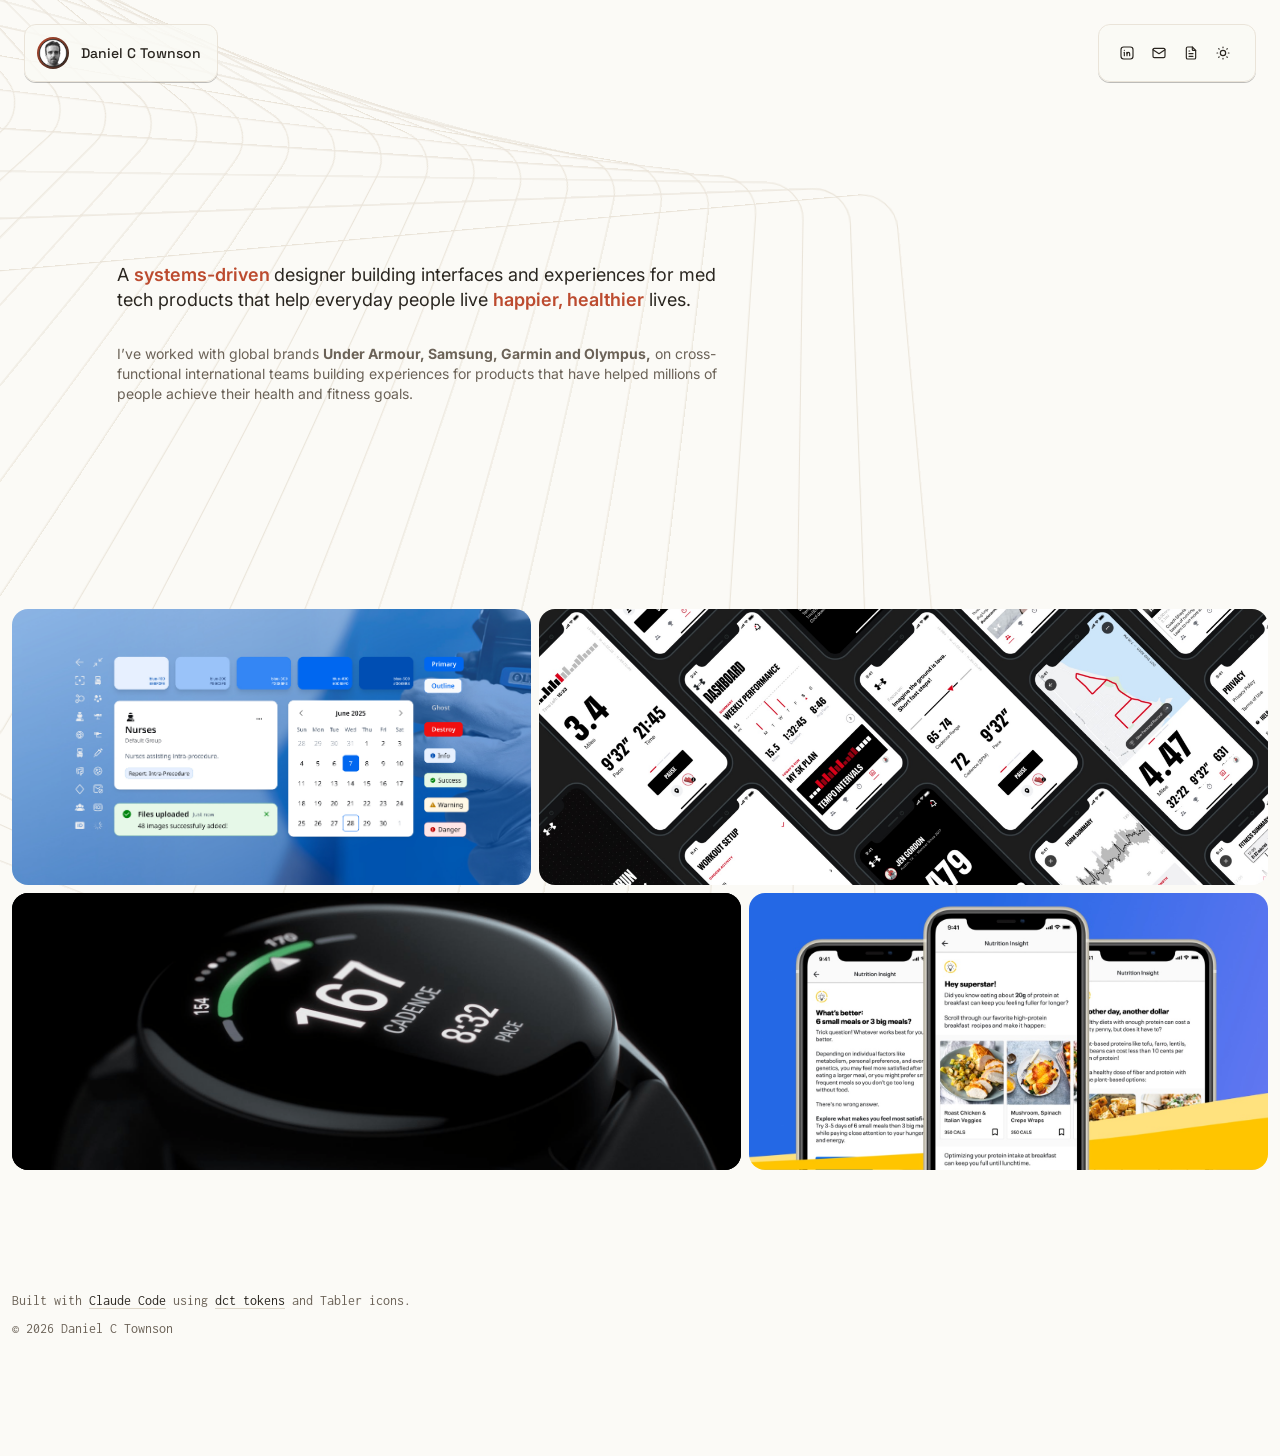
<file: index.html>
<!DOCTYPE html>
<html lang="en" data-theme="light">
<head>
  <meta charset="UTF-8" />
  <meta name="viewport" content="width=device-width, initial-scale=1.0" />
  <!-- Apply saved theme before first paint so dark mode doesn't flash light. -->
  <script>try { var t = localStorage.getItem('dct-theme'); if (t) document.documentElement.setAttribute('data-theme', t); } catch (e) {}</script>
  <title>dctownson.com</title>
  <link rel="preconnect" href="https://fonts.googleapis.com" />
  <link rel="preconnect" href="https://fonts.gstatic.com" crossorigin />
  <link href="https://fonts.googleapis.com/css2?family=Inter:wght@300;400;500;600;700&family=Space+Grotesk:wght@400;500;600;700&family=Inconsolata:wght@400;500;600;700;800;900&display=swap" rel="stylesheet" />
  <link rel="stylesheet" href="tokens.css" />
  <link rel="stylesheet" href="style.css" />
  <script src="components.js" defer blocking="render"></script>
  <!-- Load a case study in the background as soon as its card is hovered
       (or pressed, on touch), so it's ready — images included — by the
       time the exit animation ends. Chrome/Edge only; others ignore it. -->
  <script type="speculationrules">
  { "prerender": [{ "where": { "selector_matches": "a.cs-card" }, "eagerness": "moderate" }] }
  </script>
</head>
<body>
  <bg-pattern aria-hidden="true"></bg-pattern>
  <!-- Nav -->
  <site-nav type="home"></site-nav>

  <div class="page">

    <!-- Hero -->
    <section class="hero-masthead">
      <p class="hero-statement anim anim-3">A <span class="accent">systems-driven </span> designer building interfaces and experiences for med tech products that help everyday people live <span class="accent">happier, healthier</span> lives. </p>
      <p class="hero-subline anim anim-4">I’ve worked with global brands <b>Under Armour, Samsung, Garmin and Olympus,</b> on cross-functional international teams building experiences for products that have helped millions of people achieve their health and fitness goals.</p>
    </section>
  
    <!-- Case Studies -->
    <div class="card-grid">
    <a class="cs-card" href="/ods" style="--span: 5;">
      <div class="cs-card-media">
        <img class="cs-card-image" src="assets/images/card.hero.ods1.jpg" alt="OlySense Design System" />
        <img class="cs-card-logo" src="assets/images/Olysense Design System.svg" alt="" />
      </div>
  
    </a>
      <!-- UA Baselayer -->
      <a class="cs-card" href="/ua-baselayer" style="--span: 7;">
        <div class="cs-card-media">
          <img class="cs-card-image" src="assets/images/card.hero.uabaselayer.jpg" alt="UA Baselayer Design System" />
          <img class="cs-card-logo" src="assets/images/UA Baselayer.svg" alt="" />
        </div>
      </a>
      <!-- UA Samsung -->
      <a class="cs-card" href="/ua-samsung" style="--span: 7;">
        <div class="cs-card-media">
          <img class="cs-card-image" src="assets/images/cs.uasamsung.mmr.heroimage.png" alt="UA Samsung" />
          <img class="cs-card-logo" src="assets/images/UA Samsung Lockup.svg" alt="" />
        </div>
      </a>
      <!-- MFP Insights -->
      <a class="cs-card" href="/mfpinsights" style="--span: 5;">
        <div class="cs-card-media">
          <img class="cs-card-image" src="assets/images/card.hero.mfpnutritioninsights.jpg" alt="MyFitnessPal Nutrition Insights"/>
          <img class="cs-card-logo" src="assets/images/myfitnesspal.svg" alt="" />
        </div>
      </a>
    </div>

    <!-- Footer -->
    <site-footer class="anim anim-6"></site-footer>

  </div>


</body>
</html>
</file>
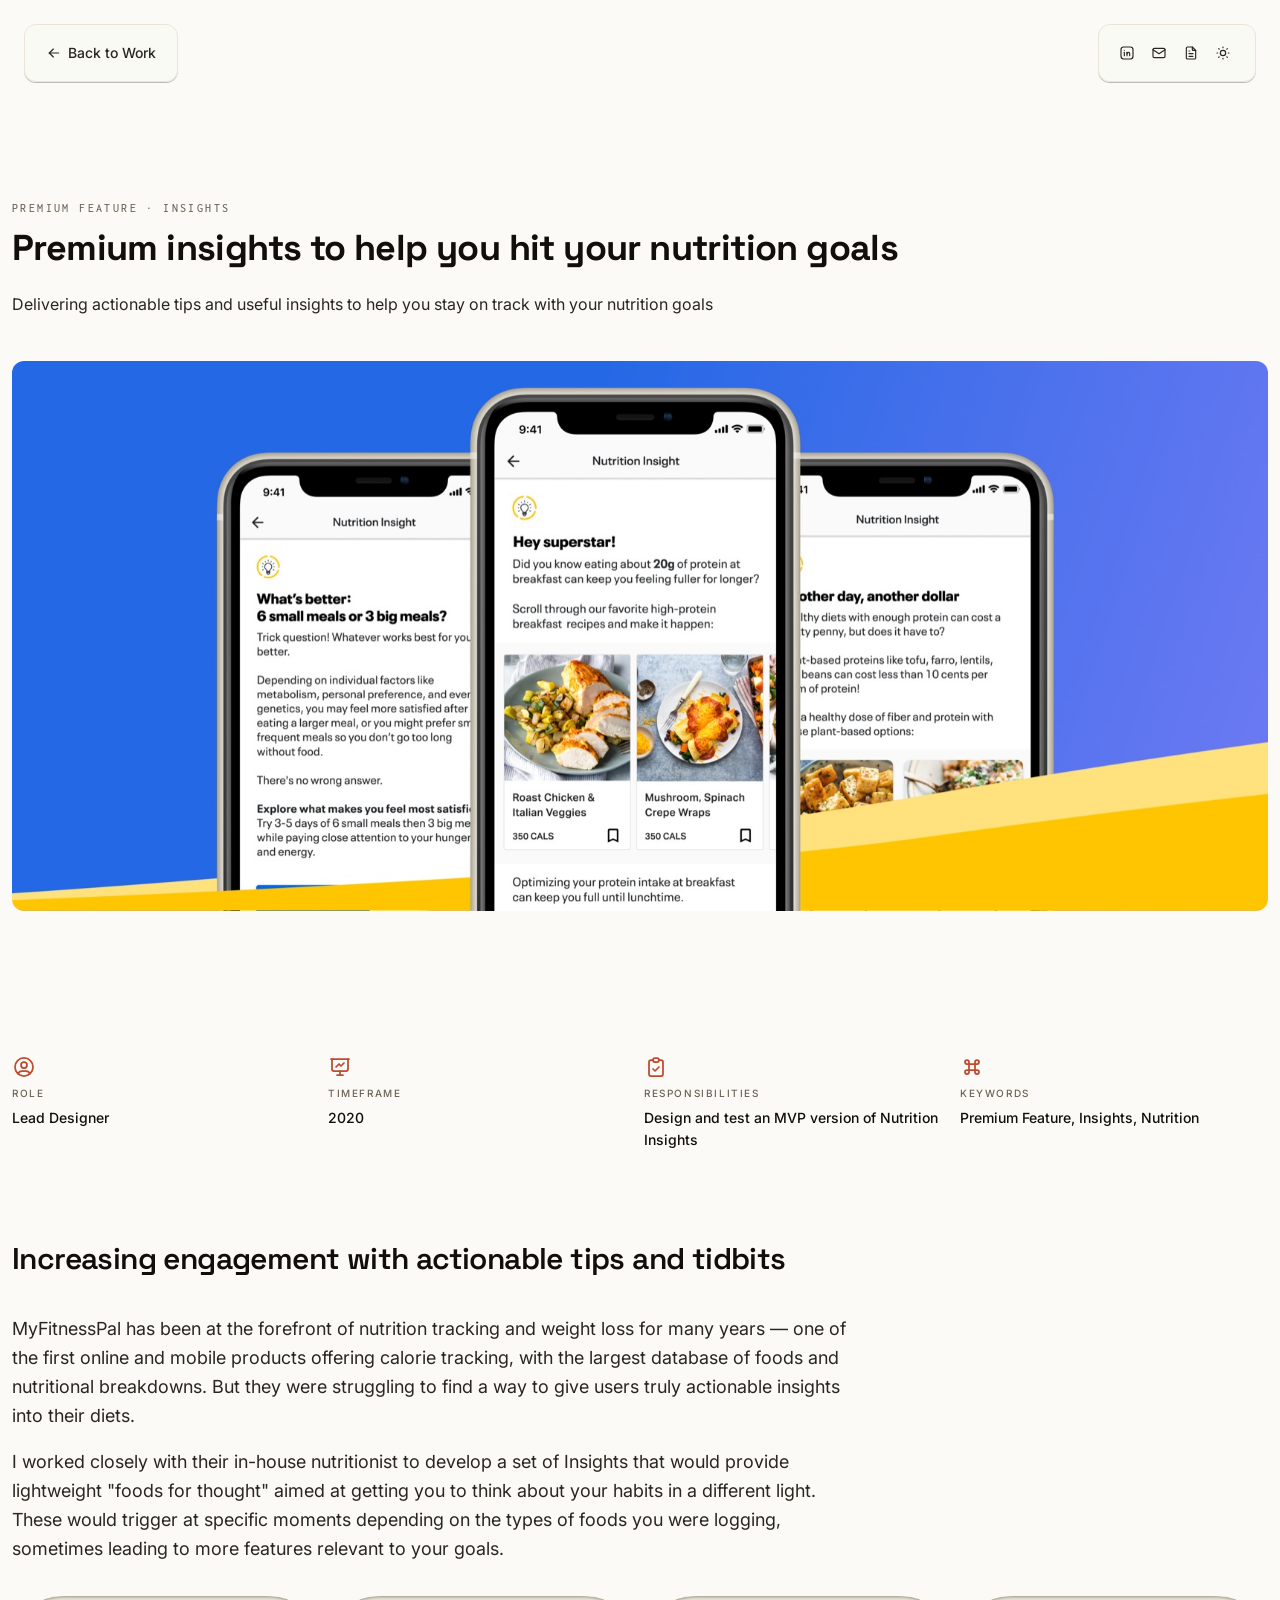
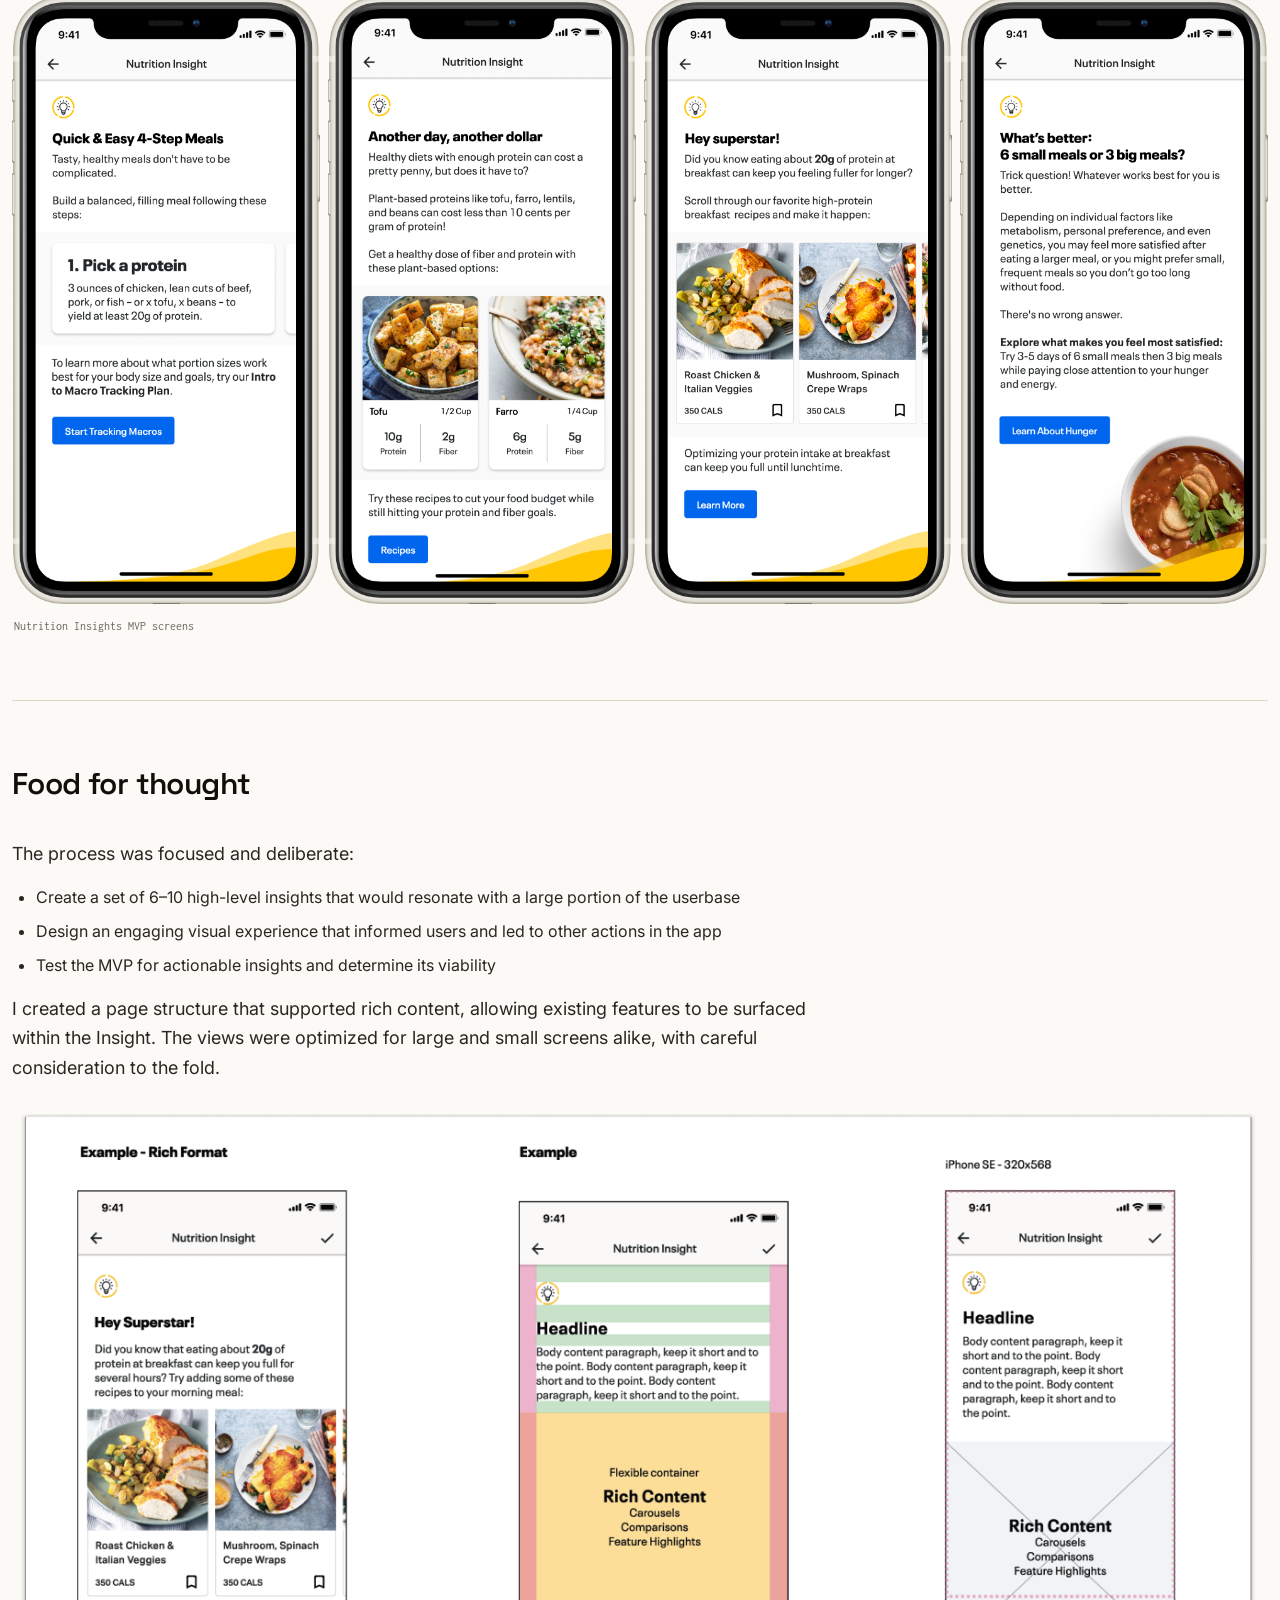
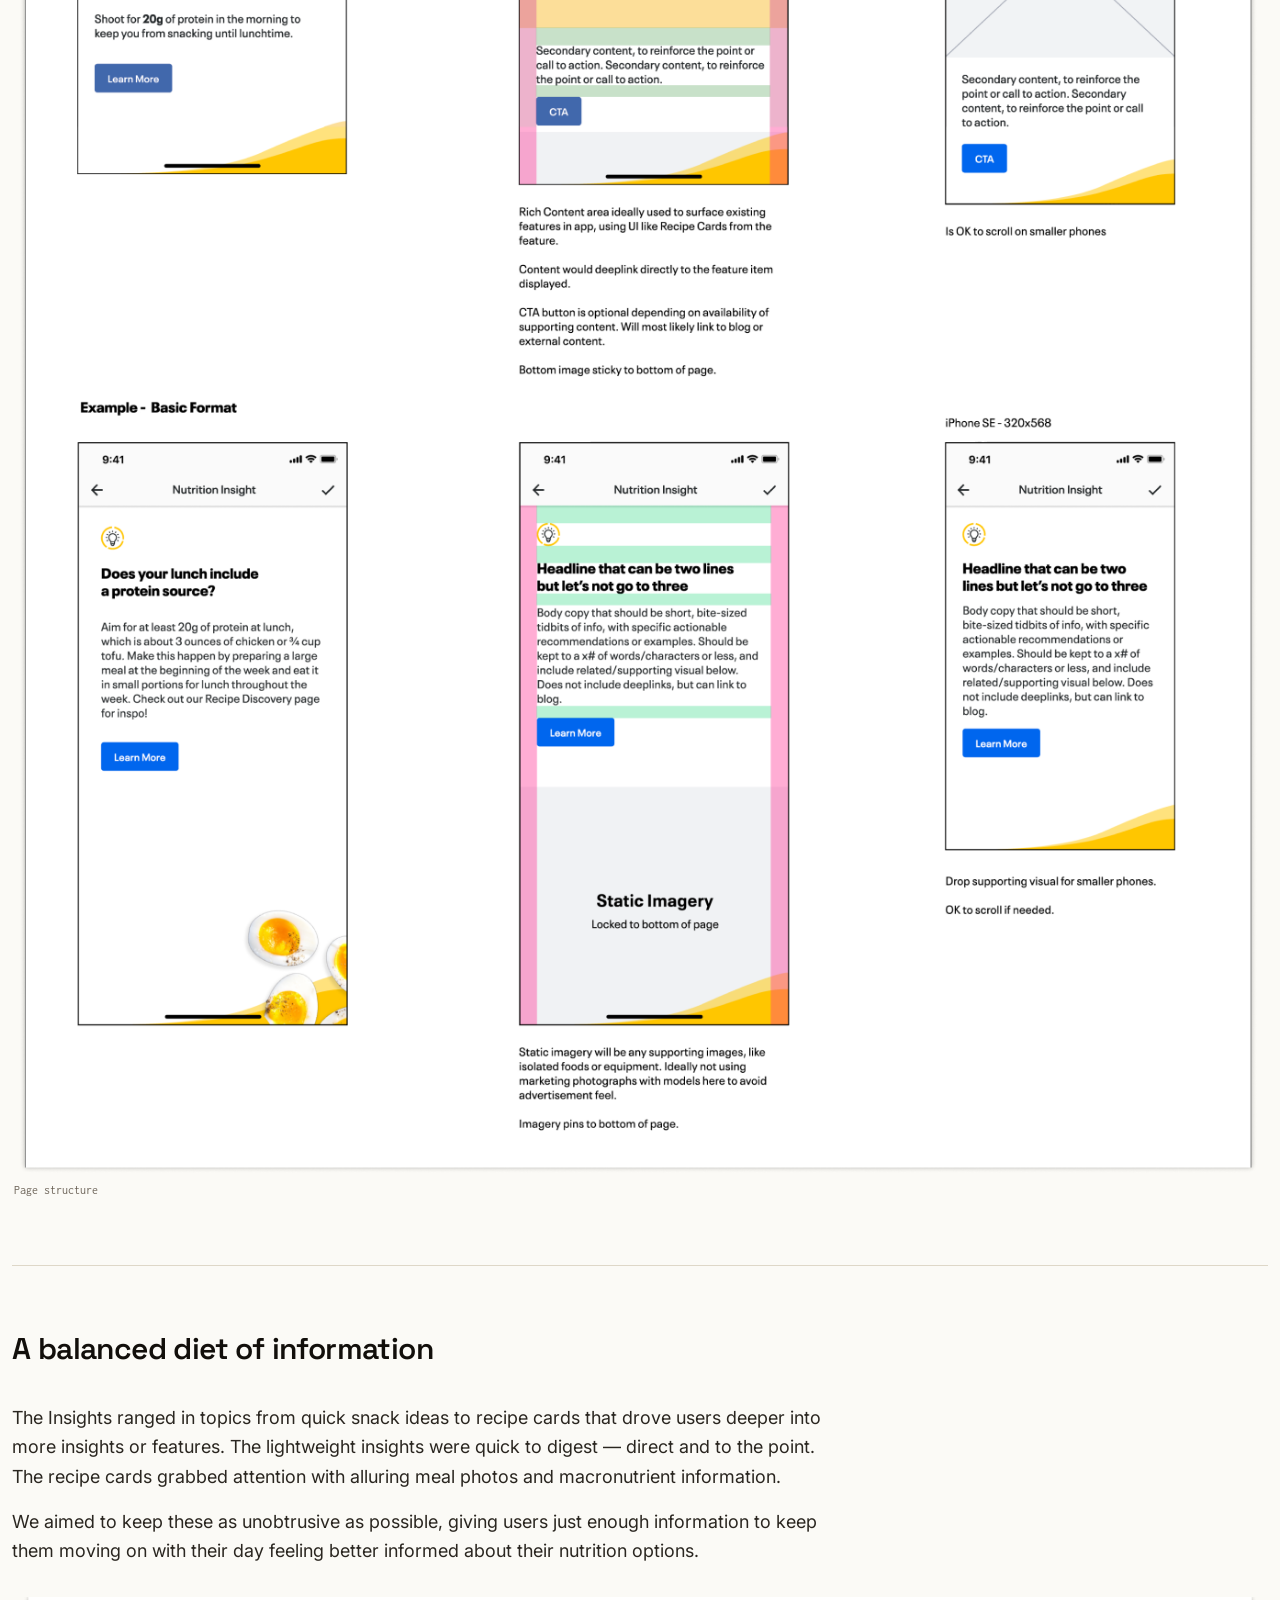
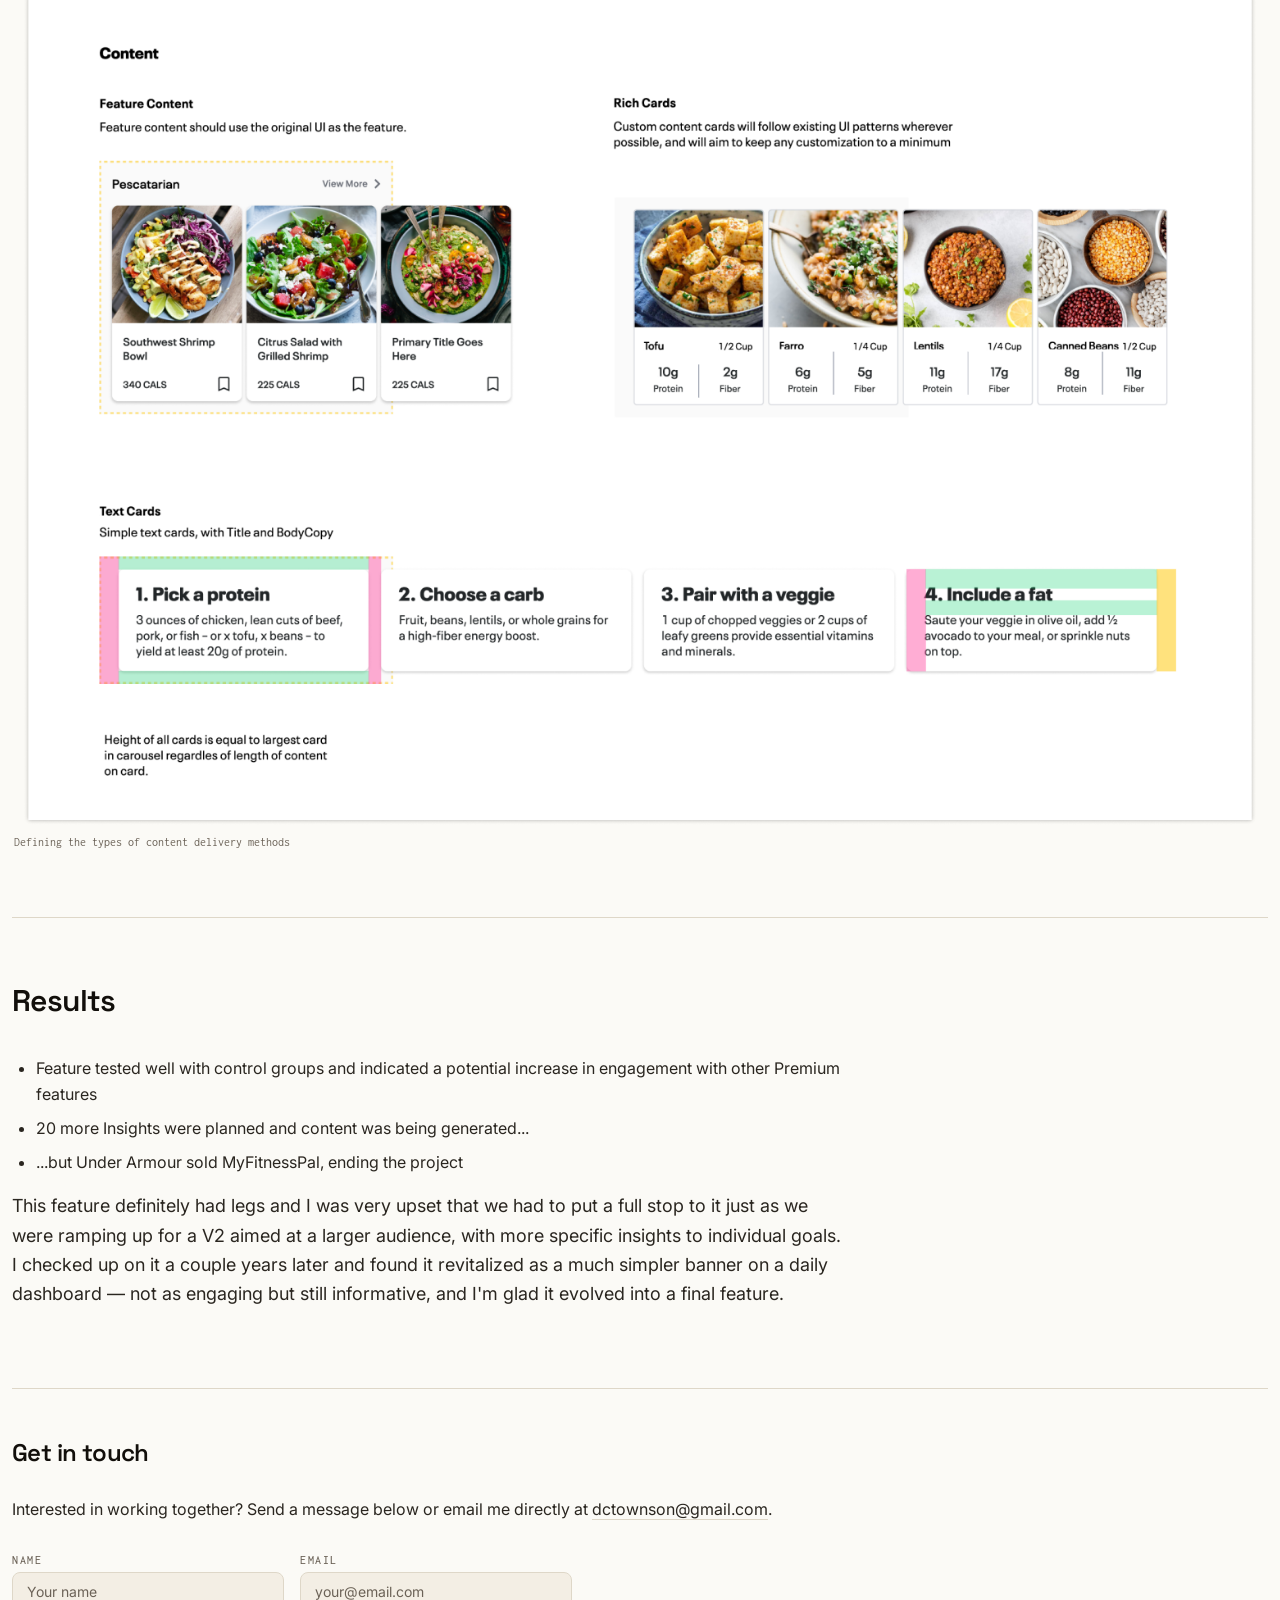
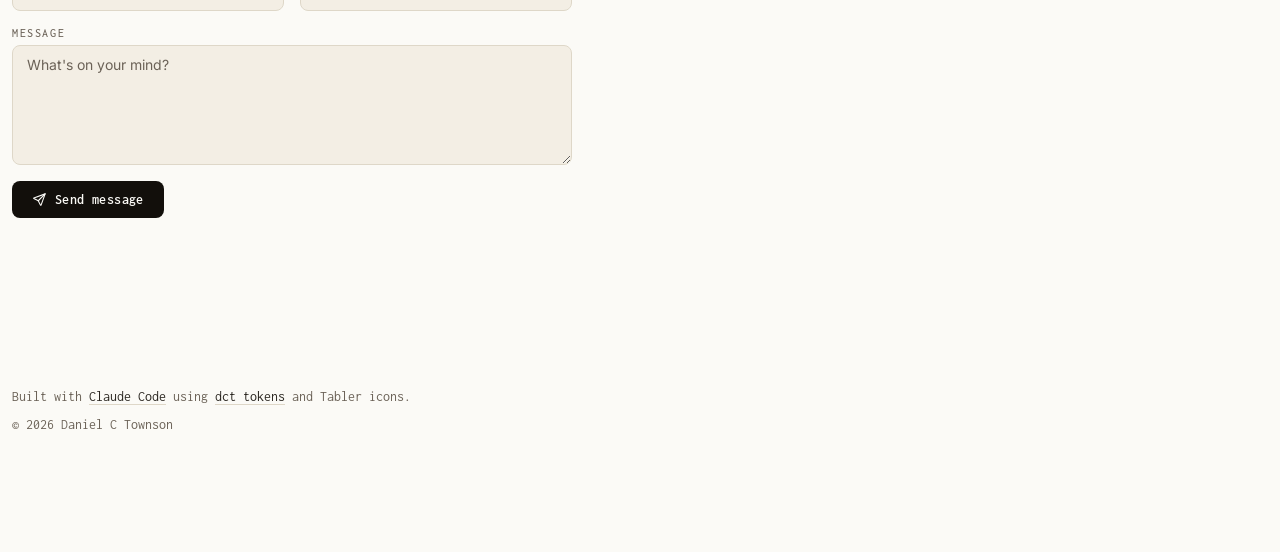
<file: mfpinsights/index.html>
<!DOCTYPE html>
<html lang="en" data-theme="light">
<head>
  <meta charset="UTF-8" />
  <meta name="viewport" content="width=device-width, initial-scale=1.0" />
  <!-- Apply saved theme before first paint so dark mode doesn't flash light. -->
  <script>try { var t = localStorage.getItem('dct-theme'); if (t) document.documentElement.setAttribute('data-theme', t); } catch (e) {}</script>
  <!-- Flag arrivals via the home card morph before first paint, so the hero skips its own fade (style.css "Page transition"). -->
  <script>addEventListener('pagereveal', function (e) { if (e.viewTransition) document.documentElement.classList.add('is-arriving'); });</script>
  <title>MFP Nutrition Insights — dctownson.com</title>
  <link rel="preconnect" href="https://fonts.googleapis.com" />
  <link rel="preconnect" href="https://fonts.gstatic.com" crossorigin />
  <link href="https://fonts.googleapis.com/css2?family=Inter:wght@300;400;500;600;700&family=Space+Grotesk:wght@400;500;600;700&family=Inconsolata:wght@400;500;600;700;800;900&display=swap" rel="stylesheet" />
  <link rel="stylesheet" href="../tokens.css" />
  <link rel="stylesheet" href="../style.css" />
  <script src="../components.js" defer blocking="render"></script>
  <style>

    /* ── Divider ───────────────────────────────────── */
    .cs-divider {
      border: none;
      border-top: 1px solid var(--color-border-default);
    }


  </style>
</head>
<body>
  <!-- Nav -->
  <site-nav type="casestudy" title="MFP Nutrition Insights" depth="../"></site-nav>

  <div class="page">

  <div id="progress-bar"></div>

  <cs-hero
    eyebrow="Premium Feature · Insights"
    title="Premium insights to help you hit your nutrition goals"
    summary="Delivering actionable tips and useful insights to help you stay on track with your nutrition goals"
    image="../assets/images/card.hero.mfpnutritioninsights.jpg"
    image-alt="MFP Nutrition Insights hero"
    role="Lead Designer"
    timeframe="2020"
    responsibilities="Design and test an MVP version of Nutrition Insights"
    keywords="Premium Feature, Insights, Nutrition"></cs-hero>

  <!-- Content -->
  <div class="content anim anim-5">

    <div class="cs-body">

      <!-- Section 1 -->
      <section class="cs-section">
        <h2>Increasing engagement with actionable tips and tidbits</h2>
        <p>MyFitnessPal has been at the forefront of nutrition tracking and weight loss for many years — one of the first online and mobile products offering calorie tracking, with the largest database of foods and nutritional breakdowns. But they were struggling to find a way to give users truly actionable insights into their diets.</p>
        <p>I worked closely with their in-house nutritionist to develop a set of Insights that would provide lightweight "foods for thought" aimed at getting you to think about your habits in a different light. These would trigger at specific moments depending on the types of foods you were logging, sometimes leading to more features relevant to your goals.</p>
        <div class="img-grid cols-4">
          <div>
            <div class="img-wrap" data-caption="Nutrition Insights MVP screens">
              <img src="../assets/images/cs.mfpinsights.screen1.png" alt="Nutrition Insights MVP screens" />
            </div>
            <p class="img-caption">Nutrition Insights MVP screens</p>
          </div>
          <div>
            <div class="img-wrap" data-caption="Nutrition Insights MVP screens">
              <img src="../assets/images/cs.mfpinsights.screen2.png" alt="Nutrition Insights MVP screens" />
            </div>
          </div>
          <div>
            <div class="img-wrap" data-caption="Nutrition Insights MVP screens">
              <img src="../assets/images/cs.mfpinsights.screen3.png" alt="Nutrition Insights MVP screens" />
            </div>
          </div>
          <div>
            <div class="img-wrap" data-caption="Nutrition Insights MVP screens">
              <img src="../assets/images/cs.mfpinsights.screen4.png" alt="Nutrition Insights MVP screens" />
            </div>
          </div>
        </div>
      </section>

      <hr class="cs-divider" />

      <!-- Section 2 -->
      <section class="cs-section">
        <h2>Food for thought</h2>
        <p>The process was focused and deliberate:</p>
        <ul>
          <li>Create a set of 6–10 high-level insights that would resonate with a large portion of the userbase</li>
          <li>Design an engaging visual experience that informed users and led to other actions in the app</li>
          <li>Test the MVP for actionable insights and determine its viability</li>
        </ul>
        <p>I created a page structure that supported rich content, allowing existing features to be surfaced within the Insight. The views were optimized for large and small screens alike, with careful consideration to the fold.</p>
        <div class="img-grid cols-1">
          <div>
            <div class="img-wrap" data-caption="Page structure — content layout optimized for large and small screens">
              <img src="../assets/images/cs.mfpinsights.image2.png" alt="MFP Insights page structure" />
            </div>
            <p class="img-caption">Page structure</p>
          </div>
        </div>
      </section>

      <hr class="cs-divider" />

      <!-- Section 3 -->
      <section class="cs-section">
        <h2>A balanced diet of information</h2>
        <p>The Insights ranged in topics from quick snack ideas to recipe cards that drove users deeper into more insights or features. The lightweight insights were quick to digest — direct and to the point. The recipe cards grabbed attention with alluring meal photos and macronutrient information.</p>
        <p>We aimed to keep these as unobtrusive as possible, giving users just enough information to keep them moving on with their day feeling better informed about their nutrition options.</p>
        <div class="img-grid cols-1">
          <div>
            <div class="img-wrap" data-caption="Defining the types of content delivery methods">
              <img src="../assets/images/cs.mfpinsights.image3.png" alt="Content delivery methods for MFP Insights" />
            </div>
            <p class="img-caption">Defining the types of content delivery methods</p>
          </div>
        </div>
      </section>

      <hr class="cs-divider" />

      <!-- Section 4 -->
      <section class="cs-section">
        <h2>Results</h2>
        <ul>
          <li>Feature tested well with control groups and indicated a potential increase in engagement with other Premium features</li>
          <li>20 more Insights were planned and content was being generated...</li>
          <li>...but Under Armour sold MyFitnessPal, ending the project</li>
        </ul>
        <p>This feature definitely had legs and I was very upset that we had to put a full stop to it just as we were ramping up for a V2 aimed at a larger audience, with more specific insights to individual goals. I checked up on it a couple years later and found it revitalized as a much simpler banner on a daily dashboard — not as engaging but still informative, and I'm glad it evolved into a final feature.</p>
      </section>

    </div>
    <contact-form></contact-form>
    <site-footer depth="../"></site-footer>

  </div>

  <script>
    // Reading progress
    const bar = document.getElementById('progress-bar');
    window.addEventListener('scroll', () => {
      const scrollTop = window.scrollY;
      const docHeight = document.documentElement.scrollHeight - window.innerHeight;
      bar.style.width = (docHeight > 0 ? (scrollTop / docHeight) * 100 : 0) + '%';
    });
  </script>
  </div>
</body>
</html>
</file>
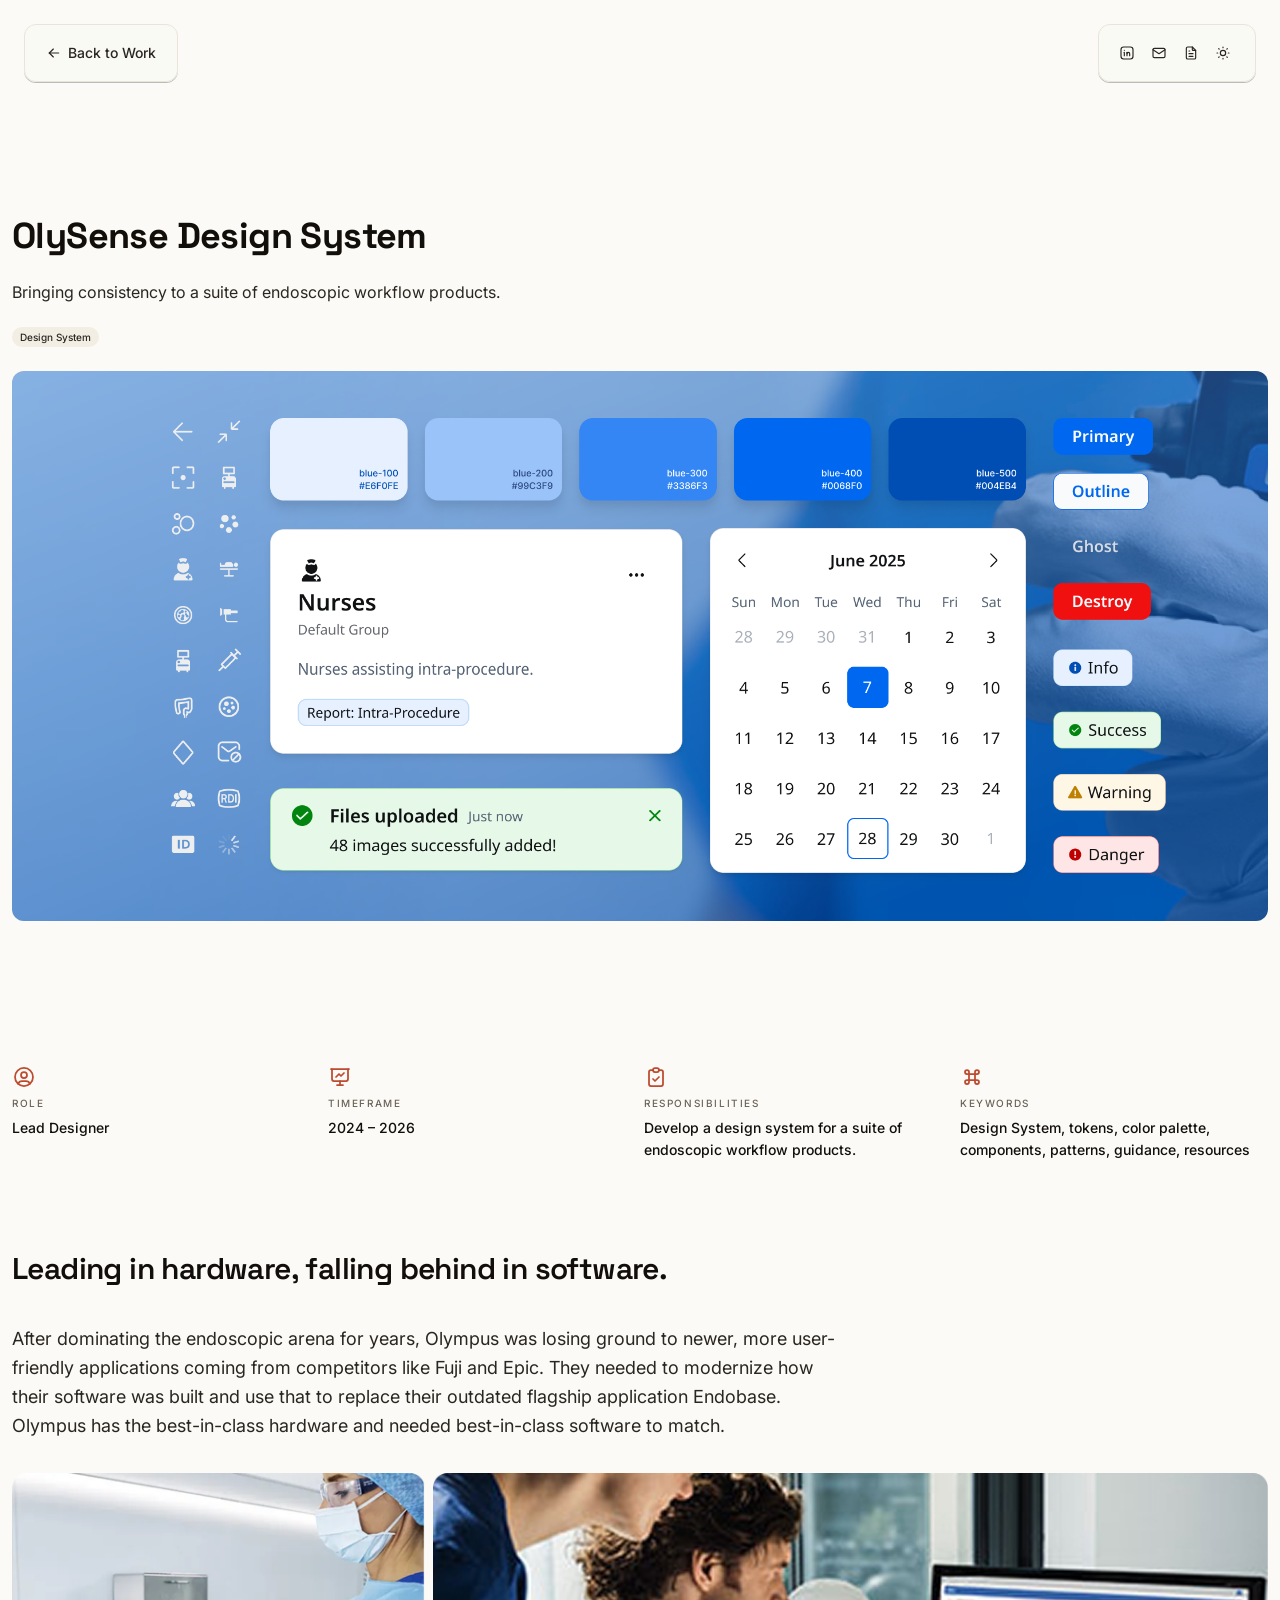
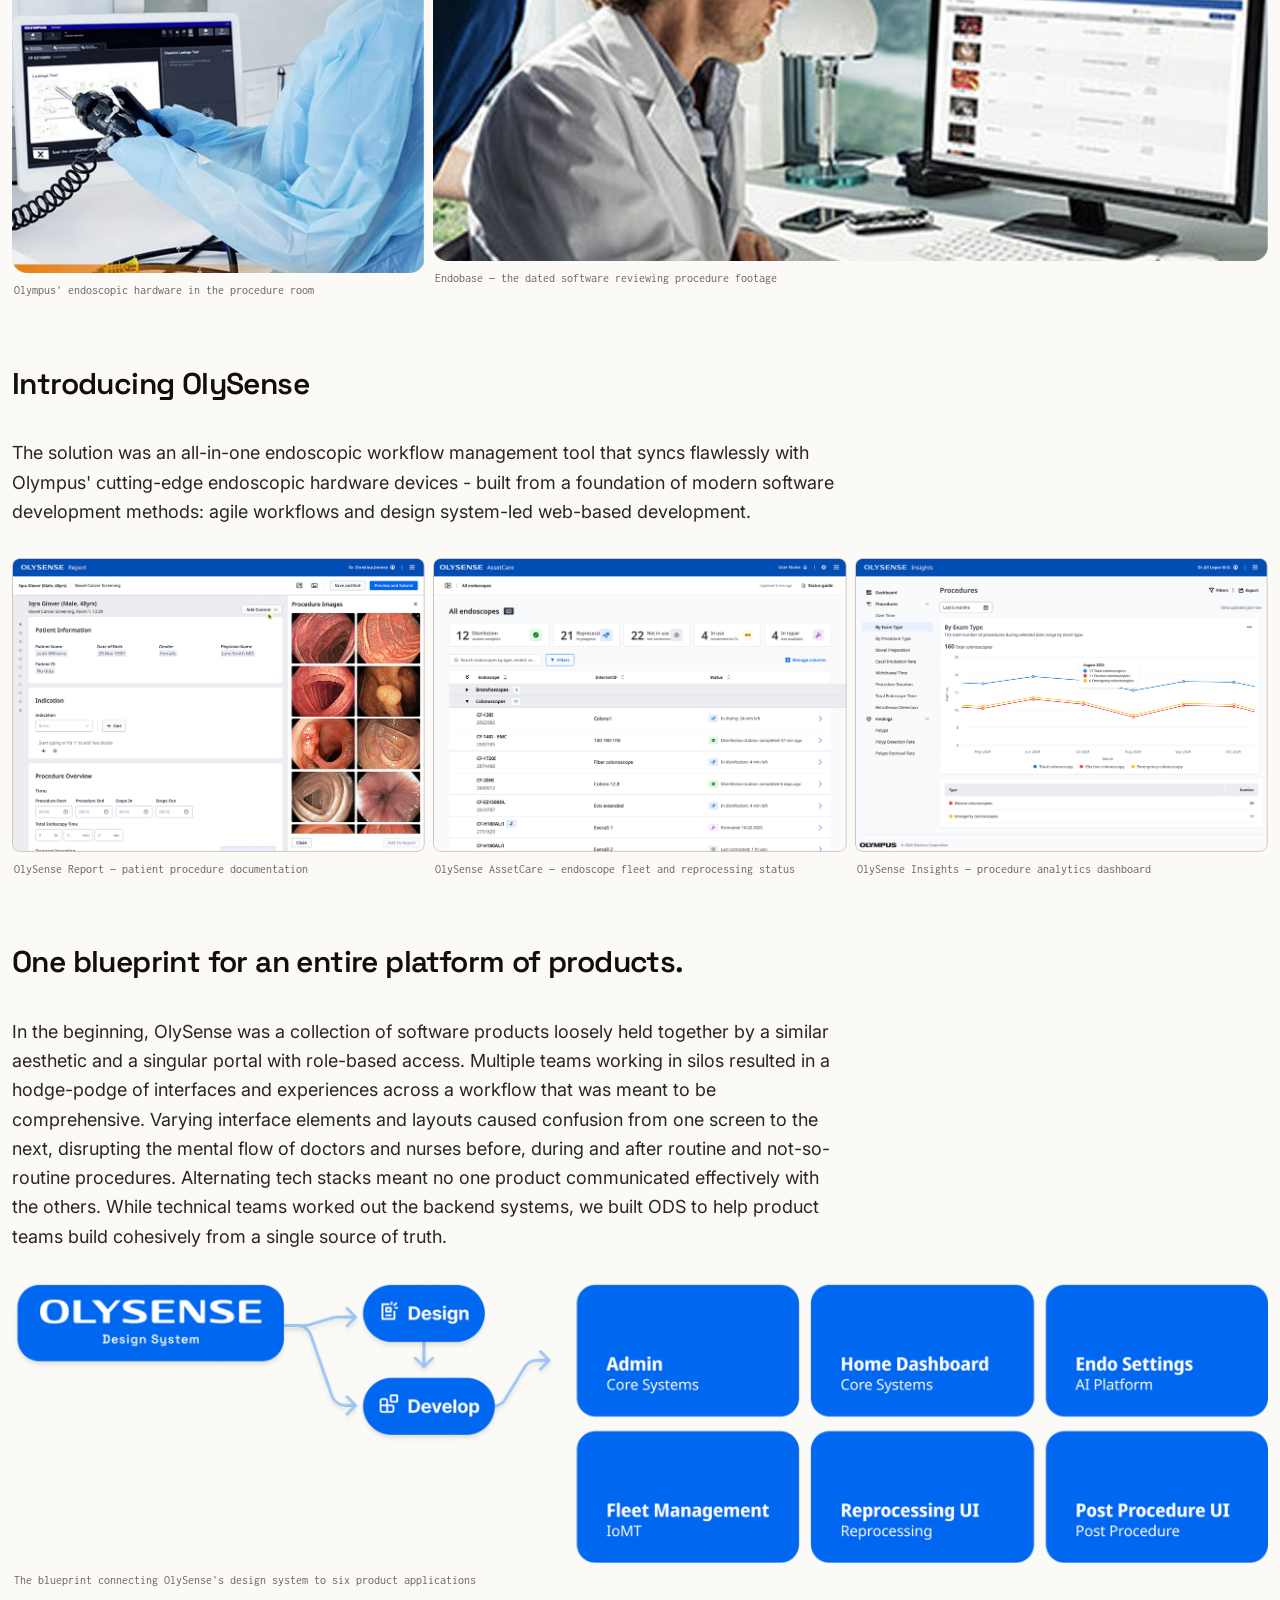
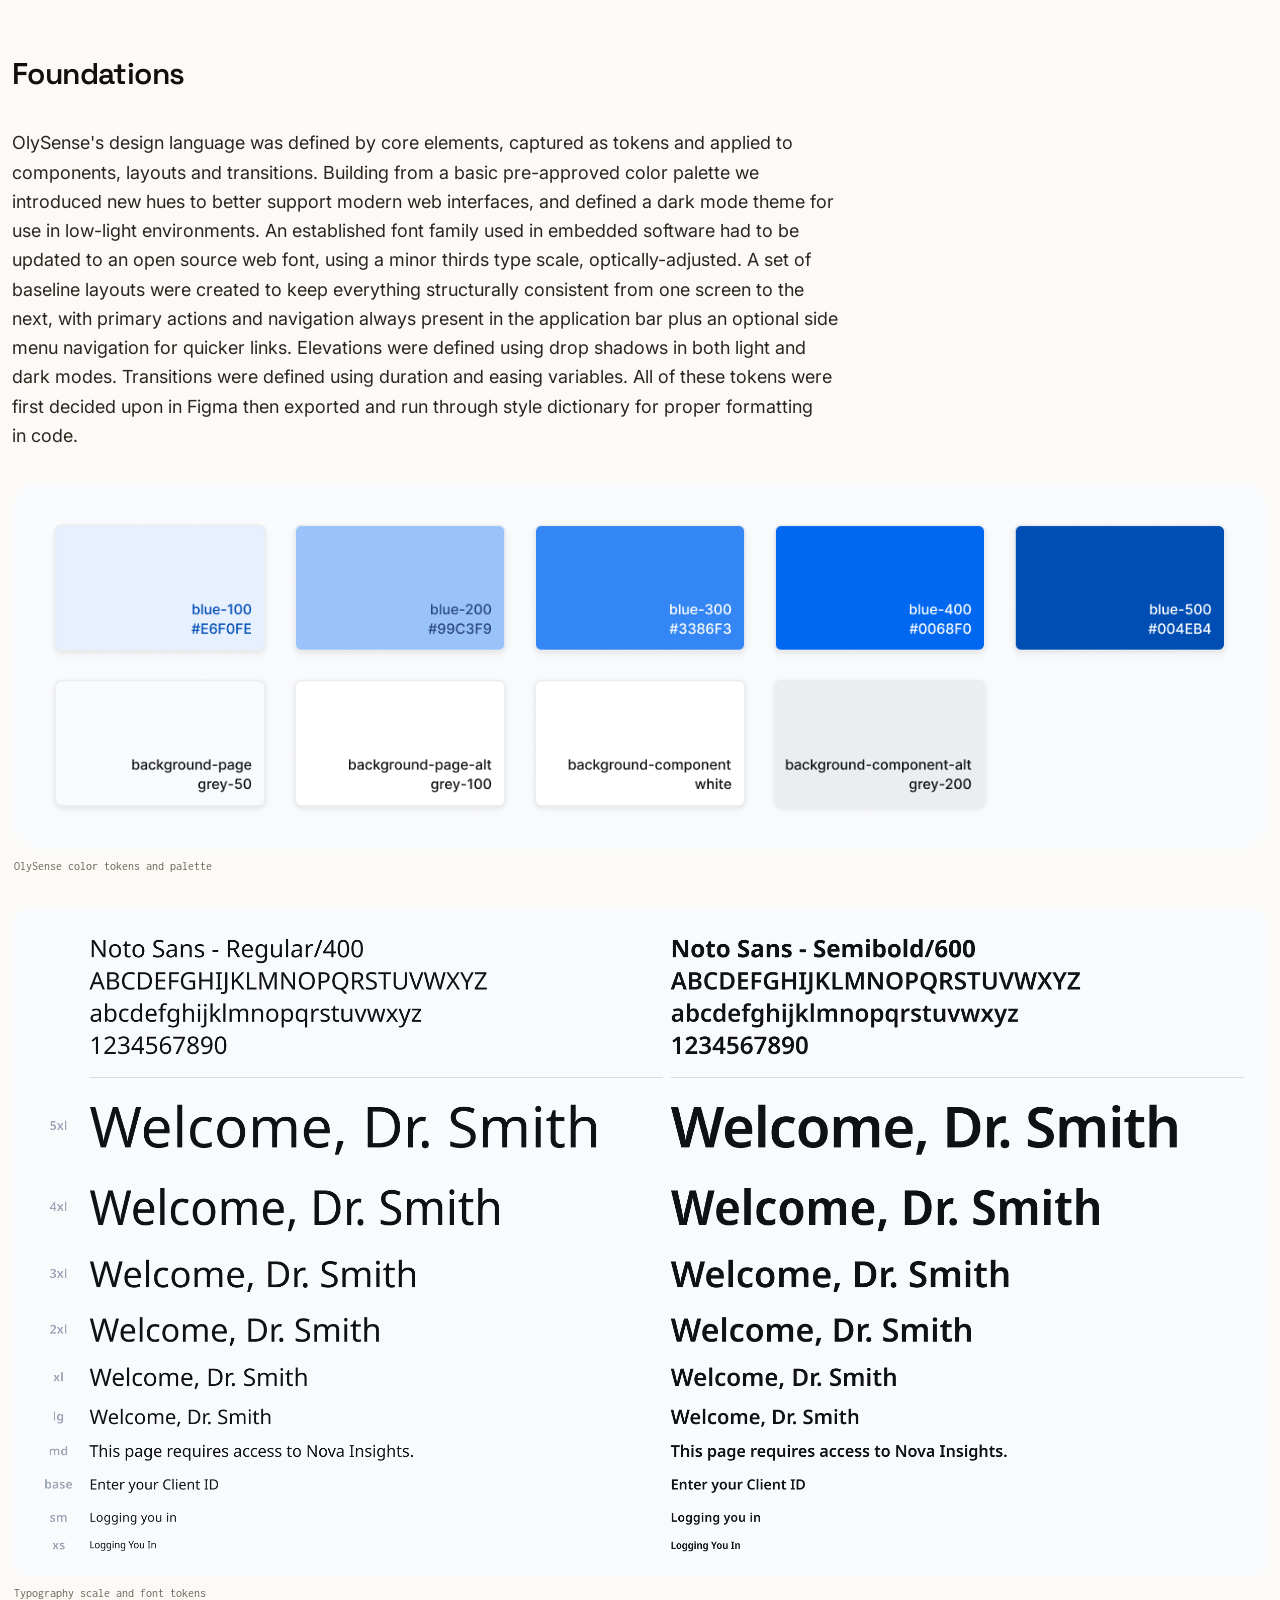
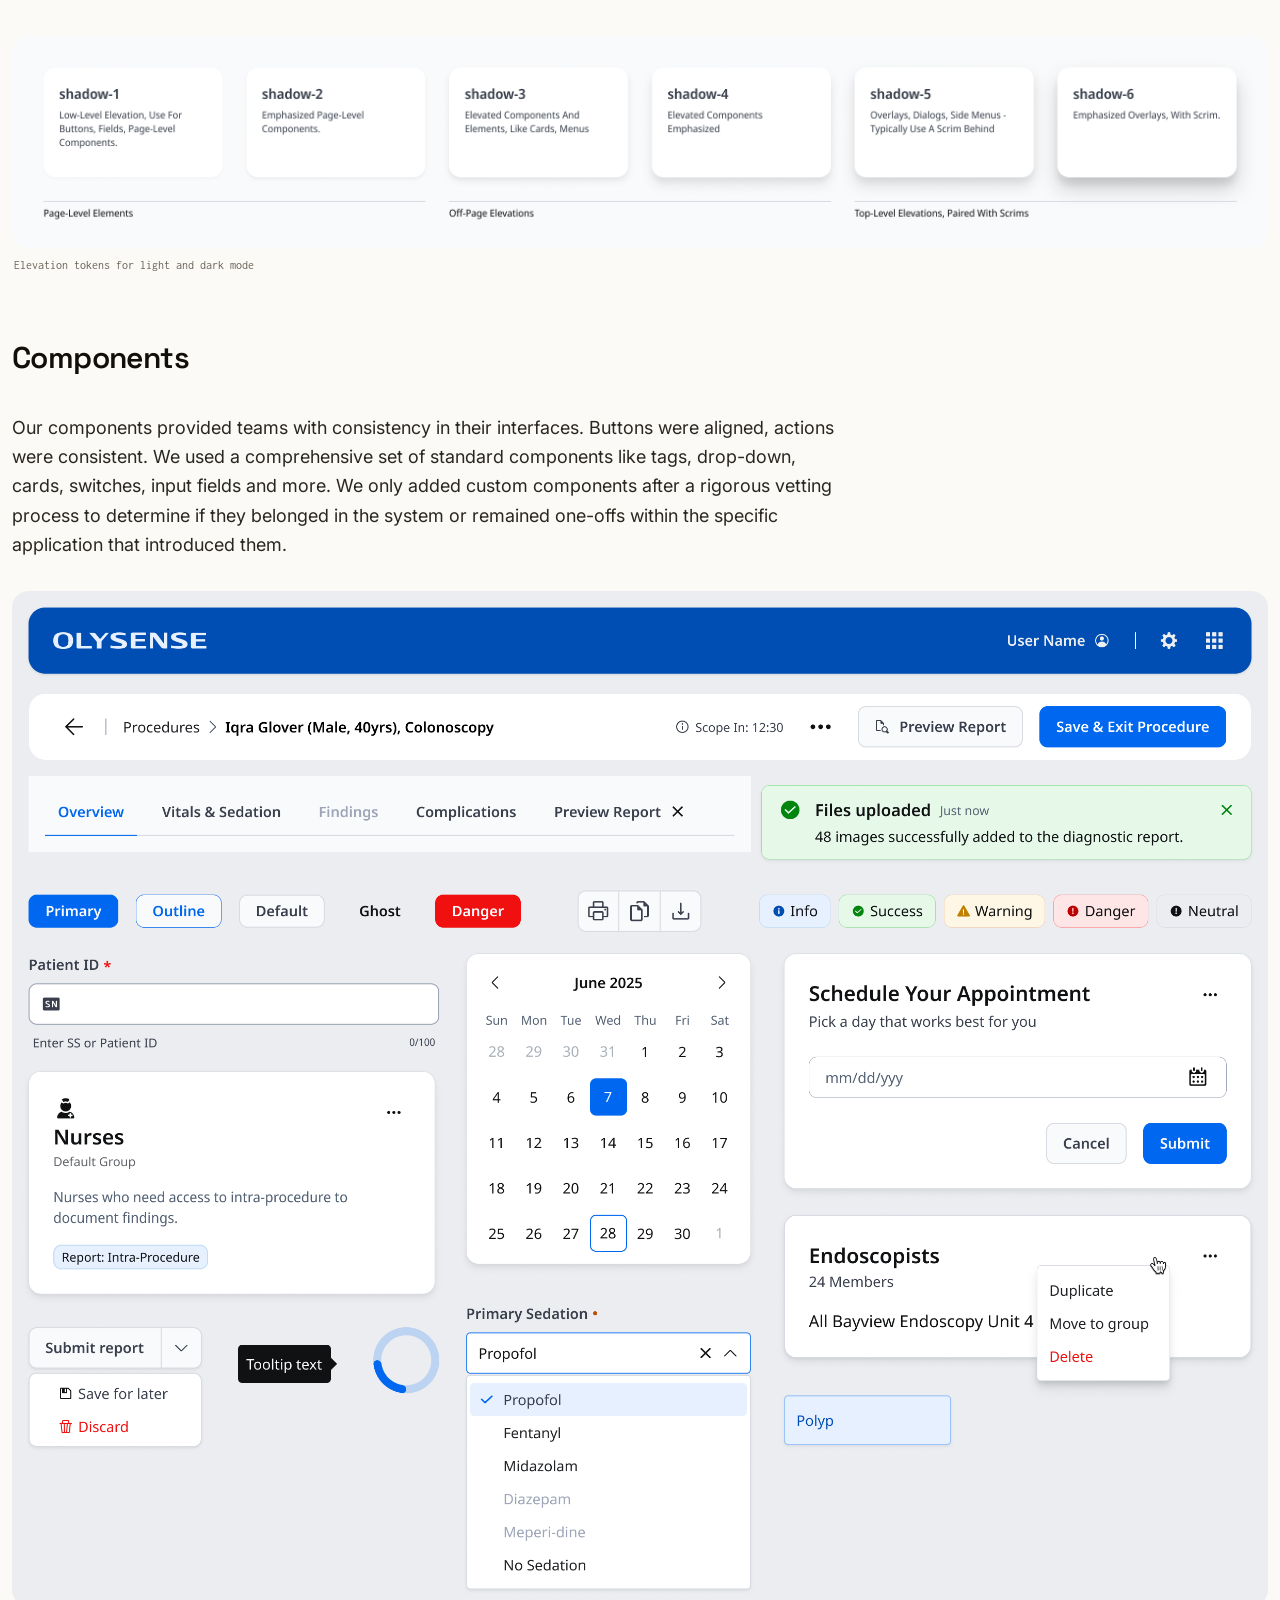
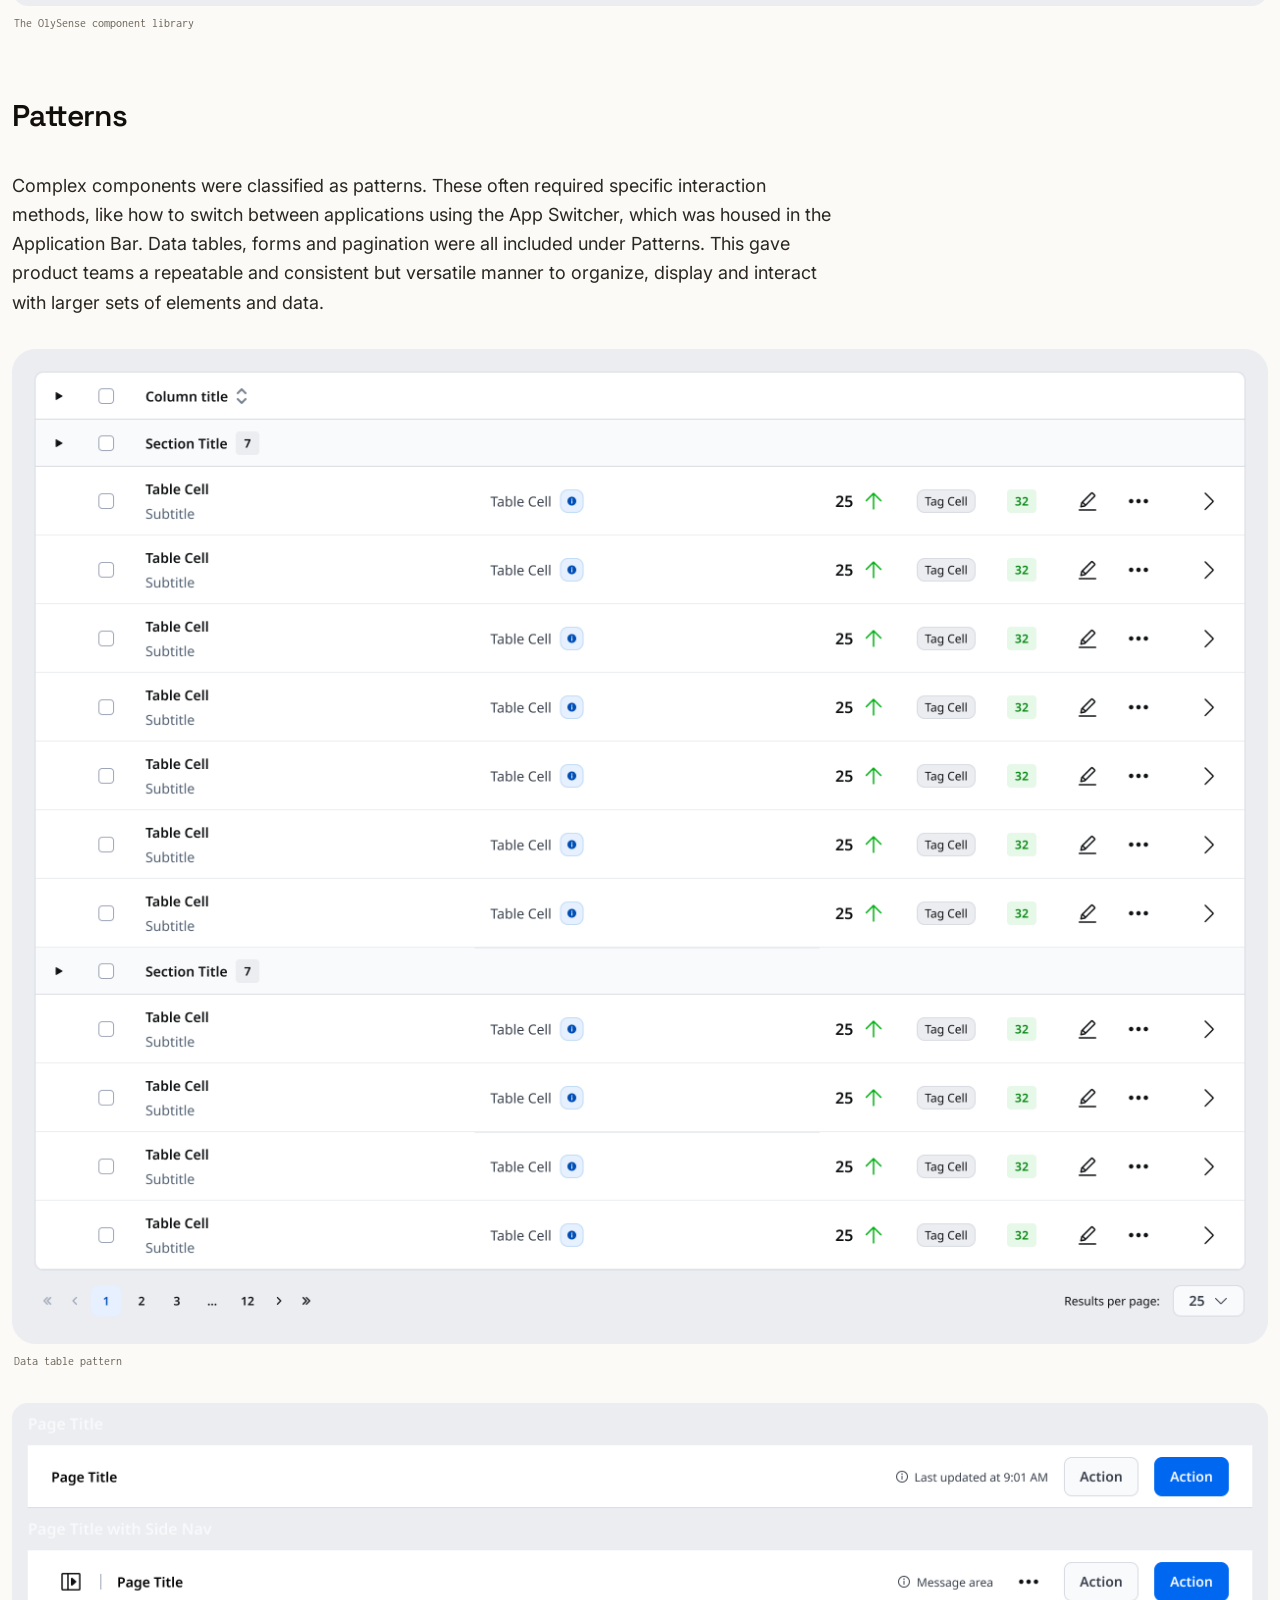
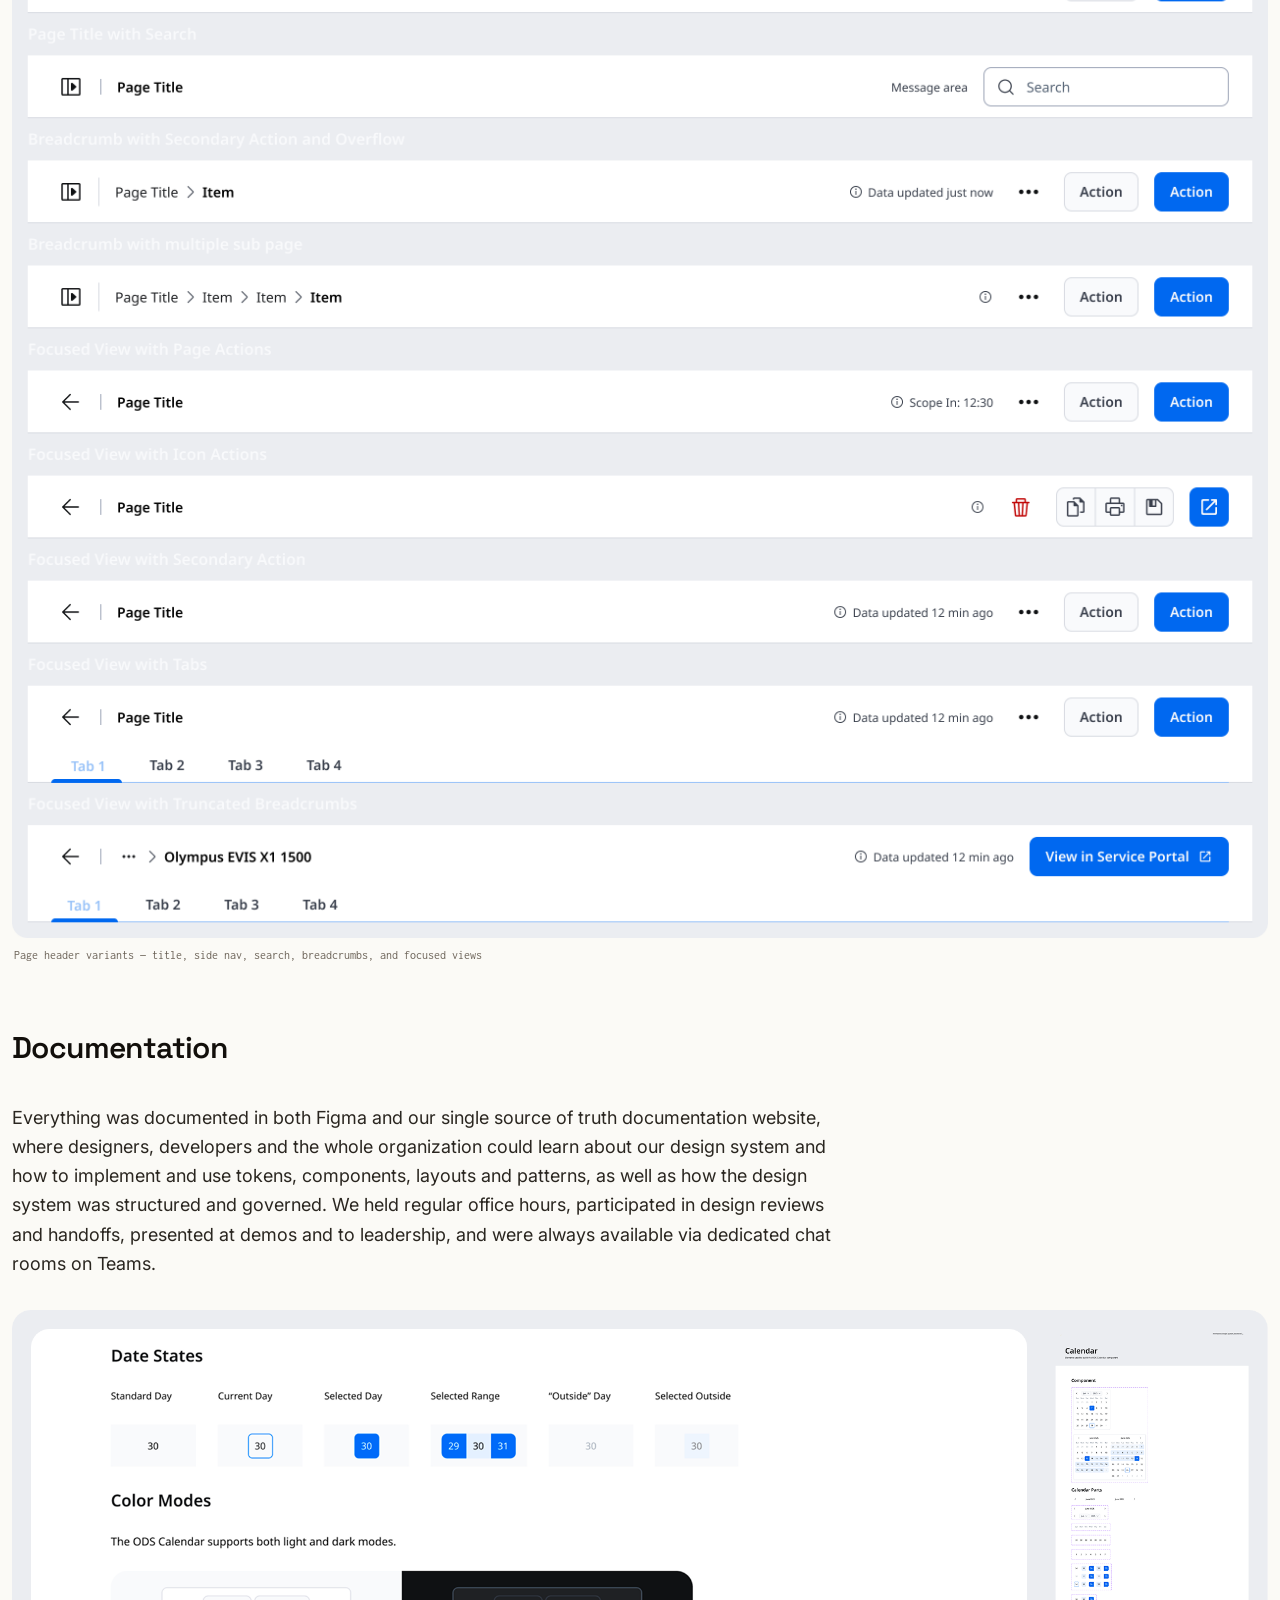
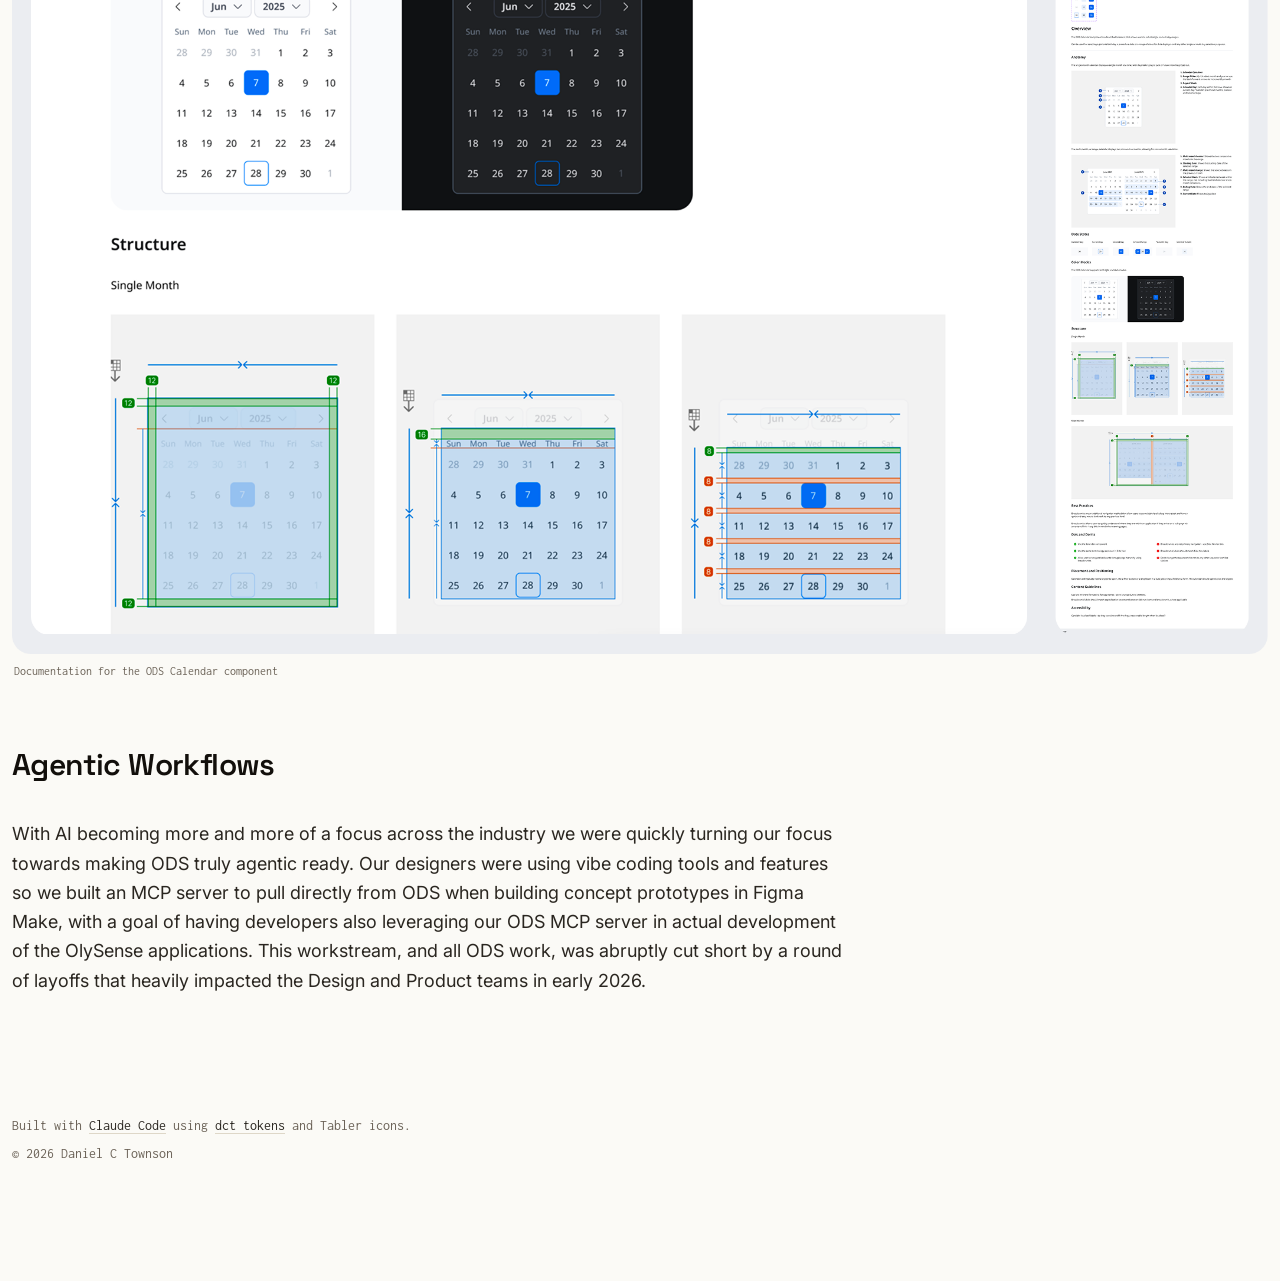
<file: ods/index.html>
<!DOCTYPE html>
<html lang="en" data-theme="light">
<head>
  <meta charset="UTF-8" />
  <meta name="viewport" content="width=device-width, initial-scale=1.0" />
  <!-- Apply saved theme before first paint so dark mode doesn't flash light. -->
  <script>try { var t = localStorage.getItem('dct-theme'); if (t) document.documentElement.setAttribute('data-theme', t); } catch (e) {}</script>
  <!-- Flag arrivals via the home card morph before first paint, so the hero skips its own fade (style.css "Page transition"). -->
  <script>addEventListener('pagereveal', function (e) { if (e.viewTransition) document.documentElement.classList.add('is-arriving'); });</script>
  <title>OlySense Design System — dctownson.com</title>
  <link rel="preconnect" href="https://fonts.googleapis.com" />
  <link rel="preconnect" href="https://fonts.gstatic.com" crossorigin />
  <link href="https://fonts.googleapis.com/css2?family=Inter:wght@300;400;500;600;700&family=Space+Grotesk:wght@400;500;600;700&family=Inconsolata:wght@400;500;600;700;800;900&display=swap" rel="stylesheet" />
  <link rel="stylesheet" href="../tokens.css" />
  <link rel="stylesheet" href="../style.css" />
  <script src="../components.js" defer blocking="render"></script>
  <style>

    /* ── Divider ───────────────────────────────────── */
    .cs-divider {
      border: none;
      border-top: 1px solid var(--color-border-default);
    }

  </style>
</head>
<body>
  <!-- Nav -->
  <site-nav type="casestudy" title="OlySense Design System" depth="../"></site-nav>

  <div class="page">

  <div id="progress-bar"></div>

  <cs-hero
    title="OlySense Design System"
    summary="Bringing consistency to a suite of endoscopic workflow products."
    image="../assets/images/cs.ods.hero.png"
    image-alt="OlySense Design System hero — dashboard cards, calendar, and button/tag variants"
    chip="Design System"
    role="Lead Designer"
    timeframe="2024 – 2026"
    responsibilities="Develop a design system for a suite of endoscopic workflow products."
    keywords="Design System, tokens, color palette, components, patterns, guidance, resources">
  </cs-hero>
 

  <!-- Content -->
  <div class="content anim anim-5">

    <div class="cs-body">

      <!-- Section 1 -->
      <section class="cs-section">
        <h2>Leading in hardware, falling behind in software.</h2>
        <p>After dominating the endoscopic arena for years, Olympus was losing ground to newer, more user-friendly applications coming from competitors like Fuji and Epic. They needed to modernize how their software was built and use that to replace their outdated flagship application Endobase. Olympus has the best-in-class hardware and needed best-in-class software to match.</p>
        <div class="img-grid cols-2">
          <div style="--span: 4; --span-md: 3;">
            <div class="img-wrap" data-caption="Olympus' endoscopic hardware in the procedure room">
              <img src="../assets/images/cs.ods.endo1.png" alt="A clinician using Olympus endoscopic hardware during a procedure, guided by an onboard checklist display" />
            </div>
            <p class="img-caption">Olympus' endoscopic hardware in the procedure room</p>
          </div>
          <div style="--span: 8; --span-md: 5;">
            <div class="img-wrap" data-caption="Endobase — the dated software reviewing procedure footage">
              <img src="../assets/images/cs.ods.endo2.png" alt="A doctor reviewing procedure recordings in Endobase's dated interface" />
            </div>
            <p class="img-caption">Endobase — the dated software reviewing procedure footage</p>
          </div>
        </div>
      </section>

      <!-- Section 2 -->
      <section class="cs-section">
        <h2>Introducing OlySense</h2>
        <p>The solution was an all-in-one endoscopic workflow management tool that syncs flawlessly with Olympus' cutting-edge endoscopic hardware devices - built from a foundation of modern software development methods: agile workflows and design system-led web-based development.</p>
        <div class="img-grid cols-3">
          <div>
            <div class="img-wrap" data-caption="OlySense Report — patient procedure documentation">
              <img src="../assets/images/cs.ods.oly1.png" alt="OlySense Report screen showing patient information and procedure images for a colonoscopy" />
            </div>
            <p class="img-caption">OlySense Report — patient procedure documentation</p>
          </div>
          <div>
            <div class="img-wrap" data-caption="OlySense AssetCare — endoscope fleet and reprocessing status">
              <img src="../assets/images/cs.ods.oly2.png" alt="OlySense AssetCare dashboard showing endoscope fleet status and reprocessing" />
            </div>
            <p class="img-caption">OlySense AssetCare — endoscope fleet and reprocessing status</p>
          </div>
          <div>
            <div class="img-wrap" data-caption="OlySense Insights — procedure analytics dashboard">
              <img src="../assets/images/cs.ods.oly3.png" alt="OlySense Insights dashboard charting colonoscopy procedure volume over time" />
            </div>
            <p class="img-caption">OlySense Insights — procedure analytics dashboard</p>
          </div>
        </div>
      </section>

      <!-- Section 3 -->
      <section class="cs-section">
        <h2>One blueprint for an entire platform of products.</h2>
        <p>In the beginning, OlySense was a collection of software products loosely held together by a similar aesthetic and a singular portal with role-based access. Multiple teams working in silos resulted in a hodge-podge of interfaces and experiences across a workflow that was meant to be comprehensive. Varying interface elements and layouts caused confusion from one screen to the next, disrupting the mental flow of doctors and nurses before, during and after routine and not-so-routine procedures. Alternating tech stacks meant no one product communicated effectively with the others. While technical teams worked out the backend systems, we built ODS to help product teams build cohesively from a single source of truth.</p>
        <div class="img-grid cols-1">
          <div>
            <div class="img-wrap" data-caption="The blueprint connecting OlySense's design system to six product applications">
              <img src="../assets/images/cs.ods.blueprint.png" alt="Diagram mapping the OlySense Design System, through Design and Develop, into six applications: Admin, Home Dashboard, Endo Settings, Fleet Management, Reprocessing UI, and Post Procedure UI" />
            </div>
            <p class="img-caption">The blueprint connecting OlySense's design system to six product applications</p>
          </div>
        </div>
      </section>

      <!-- Section 4 -->
      <section class="cs-section">
        <h2>Foundations</h2>
        <p>OlySense's design language was defined by core elements, captured as tokens and applied to components, layouts and transitions. Building from a basic pre-approved color palette we introduced new hues to better support modern web interfaces, and defined a dark mode theme for use in low-light environments. An established font family used in embedded software had to be updated to an open source web font, using a minor thirds type scale, optically-adjusted. A set of baseline layouts were created to keep everything structurally consistent from one screen to the next, with primary actions and navigation always present in the application bar plus an optional side menu navigation for quicker links. Elevations were defined using drop shadows in both light and dark modes. Transitions were defined using duration and easing variables. All of these tokens were first decided upon in Figma then exported and run through style dictionary for proper formatting in code.</p>
        <div class="img-grid cols-1">
          <div>
            <theme-swap
              light-src="../assets/images/cs.ods.colorswatch.light.png"
              dark-src="../assets/images/cs.ods.colorswatch.dark.png"
              alt="OlySense color tokens and palette, including the dark mode theme"
              caption="OlySense color tokens and palette">
            </theme-swap>
          </div>
        </div>
        <div class="img-grid cols-1">
          <div>
            <theme-swap
              light-src="../assets/images/cs.ods.typographyscale.light.png"
              dark-src="../assets/images/cs.ods.typographyscale.dark.png"
              alt="OlySense typography scale and font tokens"
              caption="Typography scale and font tokens">
            </theme-swap>
          </div>
        </div>
        <div class="img-grid cols-1">
          <div>
            <theme-swap
              light-src="../assets/images/cs.ods.elevations.light.png"
              dark-src="../assets/images/cs.ods.elevations.dark.png"
              alt="OlySense elevation tokens, shown in light and dark mode"
              caption="Elevation tokens for light and dark mode">
            </theme-swap>
          </div>
        </div>
      </section>

      <!-- Section 5 -->
      <section class="cs-section">
        <h2>Components</h2>
        <p>Our components provided teams with consistency in their interfaces. Buttons were aligned, actions were consistent. We used a comprehensive set of standard components like tags, drop-down, cards, switches, input fields and more. We only added custom components after a rigorous vetting process to determine if they belonged in the system or remained one-offs within the specific application that introduced them.</p>
        <div class="img-grid cols-1">
          <div>
            <theme-swap
              light-src="../assets/images/cs.ods.components.light.png"
              dark-src="../assets/images/cs.ods.components.dark.png"
              alt="OlySense component library — cards, calendar, buttons, tags, menus, and form fields"
              caption="The OlySense component library">
            </theme-swap>
          </div>
        </div>
      </section>

      <!-- Section 6 -->
      <section class="cs-section">
        <h2>Patterns</h2>
        <p>Complex components were classified as patterns. These often required specific interaction methods, like how to switch between applications using the App Switcher, which was housed in the Application Bar. Data tables, forms and pagination were all included under Patterns. This gave product teams a repeatable and consistent but versatile manner to organize, display and interact with larger sets of elements and data.</p>
        <div class="img-grid cols-1">
          <div>
            <theme-swap
              light-src="../assets/images/cs.ods.datatable1.light.png"
              dark-src="../assets/images/cs.ods.datatable1.dark.png"
              alt="OlySense data table pattern"
              caption="Data table pattern">
            </theme-swap>
          </div>
        </div>
        <div class="img-grid cols-1">
          <div>
            <theme-swap
              light-src="../assets/images/cs.ods.pageheaders.light.png"
              dark-src="../assets/images/cs.ods.pageheaders.dark.png"
              alt="OlySense page header pattern variations, including breadcrumbs and tabs"
              caption="Page header variants — title, side nav, search, breadcrumbs, and focused views">
            </theme-swap>
          </div>
        </div>
      </section>

      <!-- Section 7 -->
      <section class="cs-section">
        <h2>Documentation</h2>
        <p>Everything was documented in both Figma and our single source of truth documentation website, where designers, developers and the whole organization could learn about our design system and how to implement and use tokens, components, layouts and patterns, as well as how the design system was structured and governed. We held regular office hours, participated in design reviews and handoffs, presented at demos and to leadership, and were always available via dedicated chat rooms on Teams.</p>
        <div class="img-grid cols-1">
          <div>
            <theme-swap
              light-src="../assets/images/cs.ods.documentation.light.png"
              dark-src="../assets/images/cs.ods.documentation.dark.png"
              alt="ODS documentation page for the Calendar component, showing date states, color modes, and structure specs"
              caption="Documentation for the ODS Calendar component">
            </theme-swap>
          </div>
        </div>
      </section>

      <!-- Section 8 -->
      <section class="cs-section">
        <h2>Agentic Workflows</h2>
        <p>With AI becoming more and more of a focus across the industry we were quickly turning our focus towards making ODS truly agentic ready. Our designers were using vibe coding tools and features so we built an MCP server to pull directly from ODS when building concept prototypes in Figma Make, with a goal of having developers also leveraging our ODS MCP server in actual development of the OlySense applications. This workstream, and all ODS work, was abruptly cut short by a round of layoffs that heavily impacted the Design and Product teams in early 2026.</p>
      </section>

    </div>
    <site-footer depth="../"></site-footer>

  </div>

  <script>
    // Reading progress
    const bar = document.getElementById('progress-bar');
    window.addEventListener('scroll', () => {
      const scrollTop = window.scrollY;
      const docHeight = document.documentElement.scrollHeight - window.innerHeight;
      bar.style.width = (docHeight > 0 ? (scrollTop / docHeight) * 100 : 0) + '%';
    });
  </script>
  </div>
</body>
</html>
</file>
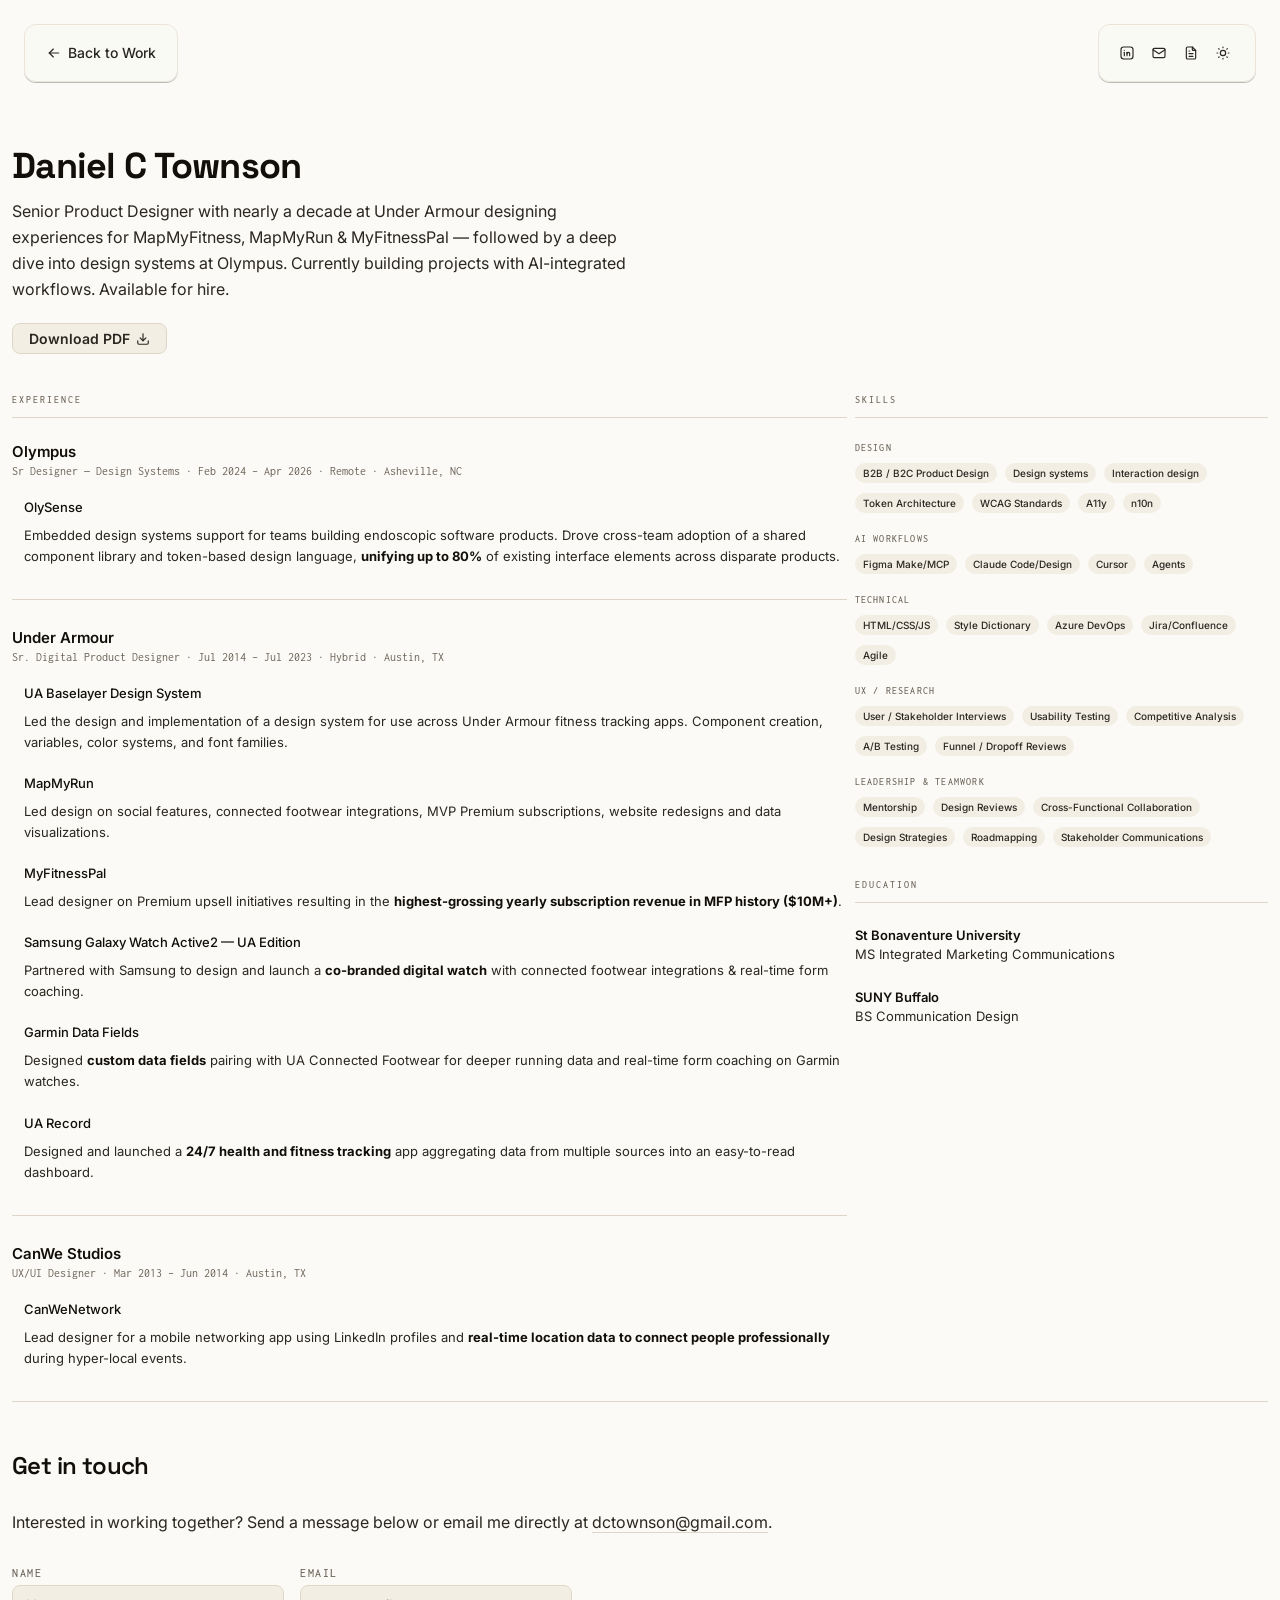
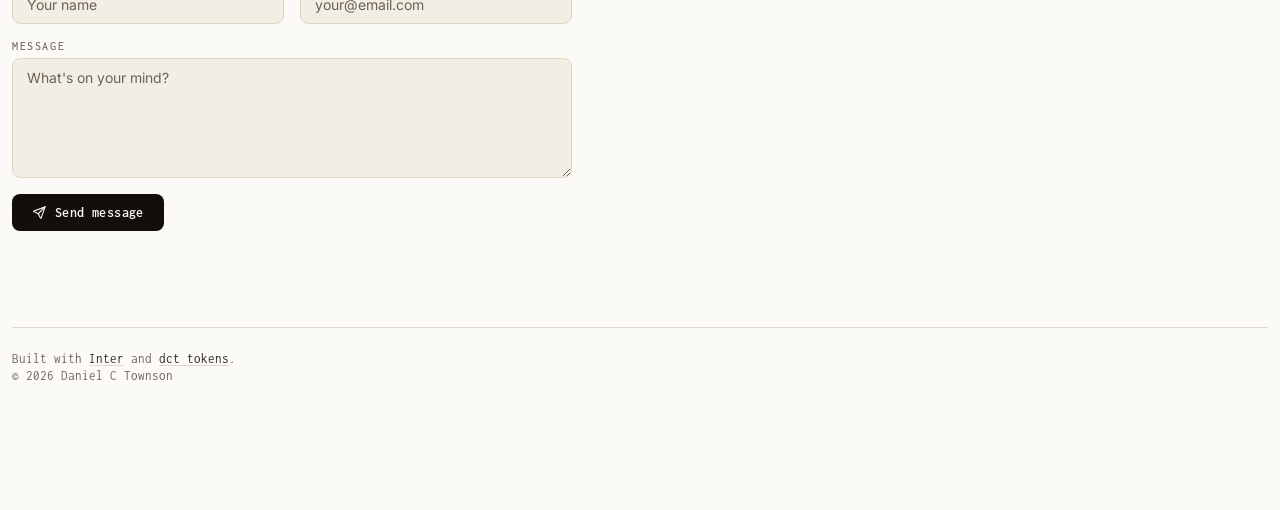
<file: resume/index.html>
<!DOCTYPE html>
<html lang="en" data-theme="light">
<head>
  <meta charset="UTF-8" />
  <meta name="viewport" content="width=device-width, initial-scale=1.0" />
  <!-- Apply saved theme before first paint so dark mode doesn't flash light. -->
  <script>try { var t = localStorage.getItem('dct-theme'); if (t) document.documentElement.setAttribute('data-theme', t); } catch (e) {}</script>
  <title>Résumé — dctownson.com</title>
  <link rel="preconnect" href="https://fonts.googleapis.com" />
  <link rel="preconnect" href="https://fonts.gstatic.com" crossorigin />
  <link href="https://fonts.googleapis.com/css2?family=Inter:wght@400;500;600;700&family=Space+Grotesk:wght@400;500;600;700&family=Inconsolata:wght@400;500;600&display=swap" rel="stylesheet" />
  <link rel="stylesheet" href="../tokens.css" />
  <link rel="stylesheet" href="../style.css" />
  <script src="../components.js" defer blocking="render"></script>
  <style>
    /* ── 12-column grid system ───────────────────────── */
    :root {
      --grid-cols: 12;
      --grid-gutter: 32px;
      --grid-margin: 0px;
      --grid-max: 100%;
    }

    .grid-container {
      width: 100%;
      max-width: var(--grid-max);
      margin: 0 auto;
      padding: 0 var(--grid-margin);
      box-sizing: border-box;
    }

    .grid-row {
      display: grid;
      grid-template-columns: repeat(12, 1fr);
      gap: var(--grid-gutter);
    }

    .col-8  { grid-column: span 8; }
    .col-4  { grid-column: span 4; }
    .col-12 { grid-column: span 12; }

    @media (max-width: 900px) {
      .col-8, .col-4 { grid-column: span 12; }
    }

    /* ── Resume layout ───────────────────────────────── */
    .resume-page {
      padding-bottom: 80px;
    }

    /* ── Header ──────────────────────────────────────── */
    .resume-header {
      padding: 64px 0 40px;
      display: flex;
      flex-direction: column;
      gap: 12px;
      align-items: flex-start;
    }

    .resume-name {
      font-family: 'Space Grotesk', sans-serif;
      font-size: 36px;
      font-weight: 700;
      line-height: 1.15;
      letter-spacing: -0.02em;
      color: var(--color-fg-default);
    }

    .resume-tagline {
      font-family: 'Inter', sans-serif;
      font-size: var(--font-size-base);
      font-weight: var(--font-weight-normal);
      line-height: 1.62;
      color: var(--color-fg-muted);
      max-width: 620px;
    }

    .resume-download {
      display: inline-flex;
      align-items: center;
      gap: 6px;
      margin-top: 8px;
      padding: 6px 16px;
      border-radius: var(--radius-lg);
      border: 1px solid var(--color-border-default);
      background: var(--color-bg-subtle);
      font-family: 'Inter', sans-serif;
      font-size: var(--font-size-sm);
      font-weight: var(--font-weight-semibold);
      color: var(--color-fg-muted);
      text-decoration: none;
      transition: background 0.15s ease, border-color 0.15s ease;
      width: fit-content;
    }

    .resume-download:hover {
      background: var(--color-bg-muted);
      border-color: var(--color-border-strong);
    }

    /* ── Section label ───────────────────────────────── */
    .resume-section-label {
      font-family: 'Inconsolata', monospace;
      font-size: 10px;
      font-weight: 500;
      letter-spacing: 0.2em;
      text-transform: uppercase;
      color: var(--color-fg-subtle);
      padding-bottom: 12px;
      border-bottom: 1px solid var(--color-border-default);
      margin-bottom: 24px;
    }

    /* ── Experience ──────────────────────────────────── */
    .exp-entry {
      margin-bottom: 32px;
    }

    .exp-company {
      font-family: 'Inter', sans-serif;
      font-size: 15px;
      font-weight: 600;
      color: var(--color-fg-default);
      margin-bottom: 4px;
    }

    .exp-meta {
      font-family: 'Inconsolata', monospace;
      font-size: 12px;
      font-weight: 400;
      color: var(--color-fg-subtle);
      margin-bottom: 16px;
    }

    .exp-projects {
      display: flex;
      flex-direction: column;
      gap: 16px;
      padding-left: 12px;
    }


    .exp-project-header {
      display: flex;
      align-items: center;
      gap: 8px;
      margin-bottom: 4px;
      min-height: 28px;
    }

    .exp-project-name {
      font-family: 'Inter', sans-serif;
      font-size: 13px;
      font-weight: 500;
      color: var(--color-fg-default);
      white-space: nowrap;
    }

    .exp-project-link {
      font-family: 'Inconsolata', monospace;
      font-size: 11px;
      font-weight: 400;
      color: var(--color-accent-default);
      text-decoration: none;
      opacity: 0;
      transition: opacity 0.2s ease;
      white-space: nowrap;
    }

    .exp-project:hover .exp-project-link {
      opacity: 1;
    }

    .exp-project-desc {
      font-family: 'Inter', sans-serif;
      font-size: 13px;
      font-weight: 400;
      line-height: 1.62;
      color: var(--color-fg-muted);
    }

    .exp-project-desc strong {
      font-weight: 700;
      color: var(--color-fg-default);
    }

    /* ── Sidebar ─────────────────────────────────────── */
    .sidebar {
      padding-top: 0;
    }

    .skill-group {
      margin-bottom: 20px;
    }

    .skill-group-label {
      font-family: 'Inconsolata', monospace;
      font-size: 10px;
      font-weight: 500;
      letter-spacing: 0.12em;
      text-transform: uppercase;
      color: var(--color-fg-subtle);
      margin-bottom: 8px;
    }

    .chip-row {
      display: flex;
      flex-wrap: wrap;
      gap: 8px;
    }

    /* ── Chip ────────────────────────────────────────── */
    .chip {
      display: inline-flex;
      align-items: center;
      justify-content: center;
      height: 24px;
      padding: 0 12px;
      border-radius: 12px;
      background: var(--color-bg-subtle);
      font-family: 'Inconsolata', monospace;
      font-size: 11px;
      font-weight: 400;
      color: var(--color-fg-default);
      white-space: nowrap;
      cursor: default;
      transition: background 0.15s ease, color 0.15s ease, outline 0.15s ease;
    }

    /* Linked chips get a pointer and accent on highlight */
    .chip[data-projects] {
      cursor: pointer;
    }

    .chip.chip--highlighted {
      background: var(--color-accent-default);
      color: var(--color-accent-contrast);
    }

    .chip.chip--dimmed {
      opacity: 0.35;
    }

    /* Project entries get highlighted when a linked chip is hovered */
    .exp-project.project--highlighted .exp-project-name {
      color: var(--color-accent-default);
    }

    .exp-project.project--highlighted .exp-project-link {
      opacity: 1;
    }

    /* ── Education ───────────────────────────────────── */
    .edu-entries {
      display: flex;
      flex-direction: column;
      gap: 24px;
      margin-top: 24px;
    }

    .edu-school {
      font-family: 'Inter', sans-serif;
      font-size: 13px;
      font-weight: 600;
      color: var(--color-fg-default);
      margin-bottom: 2px;
    }

    .edu-degree {
      font-family: 'Inter', sans-serif;
      font-size: 13px;
      font-weight: 400;
      line-height: 1.5;
      color: var(--color-fg-muted);
    }

    /* ── Divider between companies ───────────────────── */
    .exp-divider {
      border: none;
      border-top: 1px solid var(--color-border-default);
      margin: 28px 0;
    }

    /* ── Footer ──────────────────────────────────────── */
    .resume-footer {
      border-top: 1px solid var(--color-border-default);
      padding-top: 24px;
      margin-top: 48px;
    }

    .resume-footer p {
      font-family: 'Inconsolata', monospace;
      font-size: 13px;
      color: var(--color-fg-subtle);
    }
  </style>
</head>
<body>
  <!-- Nav -->
  <site-nav type="casestudy" title="Résumé" depth="../"></site-nav>

  <div class="page">

  <div class="grid-container resume-page anim anim-3">

    <!-- Header -->
    <div class="resume-header">
      <h1 class="resume-name">Daniel C Townson</h1>
      <p class="resume-tagline">Senior Product Designer with nearly a decade at Under Armour designing experiences for MapMyFitness, MapMyRun &amp; MyFitnessPal — followed by a deep dive into design systems at Olympus. Currently building projects with AI-integrated workflows. Available for hire.</p>
      <a class="resume-download" href="../assets/Daniel_C_Townson_-_Senior_Product_Designer.pdf" download>
        Download PDF
        <svg width="14" height="14" viewBox="0 0 24 24" fill="none" stroke="currentColor" stroke-width="2" stroke-linecap="round" stroke-linejoin="round">
          <path d="M21 15v4a2 2 0 0 1-2 2H5a2 2 0 0 1-2-2v-4"/>
          <polyline points="7 10 12 15 17 10"/>
          <line x1="12" y1="15" x2="12" y2="3"/>
        </svg>
      </a>
    </div>

    <!-- Body -->
    <div class="grid-row">

      <!-- Main column — Experience -->
      <main class="col-8">
        <p class="resume-section-label">Experience</p>

        <!-- Olympus -->
        <div class="exp-entry">
          <p class="exp-company">Olympus</p>
          <p class="exp-meta">Sr Designer — Design Systems  ·  Feb 2024 – Apr 2026  ·  Remote · Asheville, NC</p>
          <div class="exp-projects">
            <div class="exp-project" data-project="olysense">
              <div class="exp-project-header">
                <span class="exp-project-name">OlySense</span>
              </div>
              <p class="exp-project-desc">Embedded design systems support for teams building endoscopic software products. Drove cross-team adoption of a shared component library and token-based design language, <strong>unifying up to 80%</strong> of existing interface elements across disparate products.</p>
            </div>
          </div>
        </div>

        <hr class="exp-divider" />

        <!-- Under Armour -->
        <div class="exp-entry">
          <p class="exp-company">Under Armour</p>
          <p class="exp-meta">Sr. Digital Product Designer  ·  Jul 2014 – Jul 2023  ·  Hybrid · Austin, TX</p>
          <div class="exp-projects">

            <div class="exp-project" data-project="ua-baselayer">
              <div class="exp-project-header">
                <span class="exp-project-name">UA Baselayer Design System</span>
                <a class="exp-project-link" href="/ua-baselayer">View Project →</a>
              </div>
              <p class="exp-project-desc">Led the design and implementation of a design system for use across Under Armour fitness tracking apps. Component creation, variables, color systems, and font families.</p>
            </div>

            <div class="exp-project" data-project="mapmyrun">
              <div class="exp-project-header">
                <span class="exp-project-name">MapMyRun</span>
              </div>
              <p class="exp-project-desc">Led design on social features, connected footwear integrations, MVP Premium subscriptions, website redesigns and data visualizations.</p>
            </div>

            <div class="exp-project" data-project="mfp">
              <div class="exp-project-header">
                <span class="exp-project-name">MyFitnessPal</span>
                <a class="exp-project-link" href="/mfpinsights">View Project →</a>
              </div>
              <p class="exp-project-desc">Lead designer on Premium upsell initiatives resulting in the <strong>highest-grossing yearly subscription revenue in MFP history ($10M+)</strong>.</p>
            </div>

            <div class="exp-project" data-project="ua-samsung">
              <div class="exp-project-header">
                <span class="exp-project-name">Samsung Galaxy Watch Active2 — UA Edition</span>
                <a class="exp-project-link" href="/ua-samsung">View Project →</a>
              </div>
              <p class="exp-project-desc">Partnered with Samsung to design and launch a <strong>co-branded digital watch</strong> with connected footwear integrations &amp; real-time form coaching.</p>
            </div>

            <div class="exp-project" data-project="garmin">
              <div class="exp-project-header">
                <span class="exp-project-name">Garmin Data Fields</span>
              </div>
              <p class="exp-project-desc">Designed <strong>custom data fields</strong> pairing with UA Connected Footwear for deeper running data and real-time form coaching on Garmin watches.</p>
            </div>

            <div class="exp-project" data-project="ua-record">
              <div class="exp-project-header">
                <span class="exp-project-name">UA Record</span>
              </div>
              <p class="exp-project-desc">Designed and launched a <strong>24/7 health and fitness tracking</strong> app aggregating data from multiple sources into an easy-to-read dashboard.</p>
            </div>

          </div>
        </div>

        <hr class="exp-divider" />

        <!-- CanWe Studios -->
        <div class="exp-entry">
          <p class="exp-company">CanWe Studios</p>
          <p class="exp-meta">UX/UI Designer  ·  Mar 2013 – Jun 2014  ·  Austin, TX</p>
          <div class="exp-projects">
            <div class="exp-project" data-project="canwe">
              <div class="exp-project-header">
                <span class="exp-project-name">CanWeNetwork</span>
              </div>
              <p class="exp-project-desc">Lead designer for a mobile networking app using LinkedIn profiles and <strong>real-time location data to connect people professionally</strong> during hyper-local events.</p>
            </div>
          </div>
        </div>

      </main>

      <!-- Sidebar -->
      <aside class="col-4 sidebar">

        <!-- Skills -->
        <p class="resume-section-label">Skills</p>

        <div class="skill-group">
          <p class="skill-group-label">Design</p>
          <div class="chip-row">
            <dct-chip data-projects="ua-baselayer,olysense">B2B / B2C Product Design</dct-chip>
            <dct-chip data-projects="ua-baselayer,olysense">Design systems</dct-chip>
            <dct-chip data-projects="ua-baselayer">Interaction design</dct-chip>
            <dct-chip data-projects="ua-baselayer,olysense">Token Architecture</dct-chip>
            <dct-chip>WCAG Standards</dct-chip>
            <dct-chip>A11y</dct-chip>
            <dct-chip>n10n</dct-chip>
          </div>
        </div>

        <div class="skill-group">
          <p class="skill-group-label">AI Workflows</p>
          <div class="chip-row">
            <dct-chip>Figma Make/MCP</dct-chip>
            <dct-chip>Claude Code/Design</dct-chip>
            <dct-chip>Cursor</dct-chip>
            <dct-chip>Agents</dct-chip>
          </div>
        </div>

        <div class="skill-group">
          <p class="skill-group-label">Technical</p>
          <div class="chip-row">
            <dct-chip>HTML/CSS/JS</dct-chip>
            <dct-chip data-projects="ua-baselayer,olysense">Style Dictionary</dct-chip>
            <dct-chip>Azure DevOps</dct-chip>
            <dct-chip>Jira/Confluence</dct-chip>
            <dct-chip>Agile</dct-chip>
          </div>
        </div>

        <div class="skill-group">
          <p class="skill-group-label">UX / Research</p>
          <div class="chip-row">
            <dct-chip>User / Stakeholder Interviews</dct-chip>
            <dct-chip>Usability Testing</dct-chip>
            <dct-chip>Competitive Analysis</dct-chip>
            <dct-chip>A/B Testing</dct-chip>
            <dct-chip>Funnel / Dropoff Reviews</dct-chip>
          </div>
        </div>

        <div class="skill-group">
          <p class="skill-group-label">Leadership &amp; Teamwork</p>
          <div class="chip-row">
            <dct-chip>Mentorship</dct-chip>
            <dct-chip>Design Reviews</dct-chip>
            <dct-chip>Cross-Functional Collaboration</dct-chip>
            <dct-chip>Design Strategies</dct-chip>
            <dct-chip>Roadmapping</dct-chip>
            <dct-chip>Stakeholder Communications</dct-chip>
          </div>
        </div>

        <!-- Education -->
        <div style="margin-top: 32px;">
          <p class="resume-section-label">Education</p>
          <div class="edu-entries">
            <div>
              <p class="edu-school">St Bonaventure University</p>
              <p class="edu-degree">MS Integrated Marketing Communications</p>
            </div>
            <div>
              <p class="edu-school">SUNY Buffalo</p>
              <p class="edu-degree">BS Communication Design</p>
            </div>
          </div>
        </div>

      </aside>
    </div>

    <!-- Contact form -->
    <contact-form></contact-form>

    <!-- Footer -->
    <footer class="resume-footer">
      <p>Built with <a href="https://fonts.google.com/specimen/Inter" target="_blank" rel="noopener" style="color: var(--color-fg-muted); border-bottom: 1px solid var(--color-border-default);">Inter</a> and <a href="https://dct.design" target="_blank" rel="noopener" style="color: var(--color-fg-muted); border-bottom: 1px solid var(--color-border-default);">dct tokens</a>.</p>
      <p style="margin-top: 4px;">© 2026 Daniel C Townson</p>
    </footer>

  </div>

  <script>
    // ── Chip → Project hover interaction ─────────────────
    // dct-chip renders an inner .dct-chip span — query those
    // after components.js has had a chance to upgrade all elements
    window.addEventListener('DOMContentLoaded', () => {
      const allChipEls  = document.querySelectorAll('dct-chip');
      const allProjects = document.querySelectorAll('.exp-project[data-project]');

      allChipEls.forEach(chipEl => {
        const projects = chipEl.getAttribute('data-projects');
        if (!projects) return;
        const linked = projects.split(',').map(s => s.trim());

        chipEl.addEventListener('mouseenter', () => {
          allChipEls.forEach(c => {
            const cProjects = c.getAttribute('data-projects');
            if (!cProjects) {
              c.querySelector('.dct-chip')?.classList.add('chip--dimmed');
              return;
            }
            const cLinked = cProjects.split(',').map(s => s.trim());
            const overlap = cLinked.some(p => linked.includes(p));
            const inner = c.querySelector('.dct-chip');
            if (overlap) {
              inner?.classList.add('chip--highlighted');
              inner?.classList.remove('chip--dimmed');
            } else {
              inner?.classList.add('chip--dimmed');
              inner?.classList.remove('chip--highlighted');
            }
          });

          allProjects.forEach(proj => {
            if (linked.includes(proj.dataset.project)) {
              proj.classList.add('project--highlighted');
            }
          });
        });

        chipEl.addEventListener('mouseleave', () => {
          allChipEls.forEach(c => {
            const inner = c.querySelector('.dct-chip');
            inner?.classList.remove('chip--highlighted', 'chip--dimmed');
          });
          allProjects.forEach(proj => {
            proj.classList.remove('project--highlighted');
          });
        });
      });
    });
  </script>
</div>
</body>
</html>
</file>
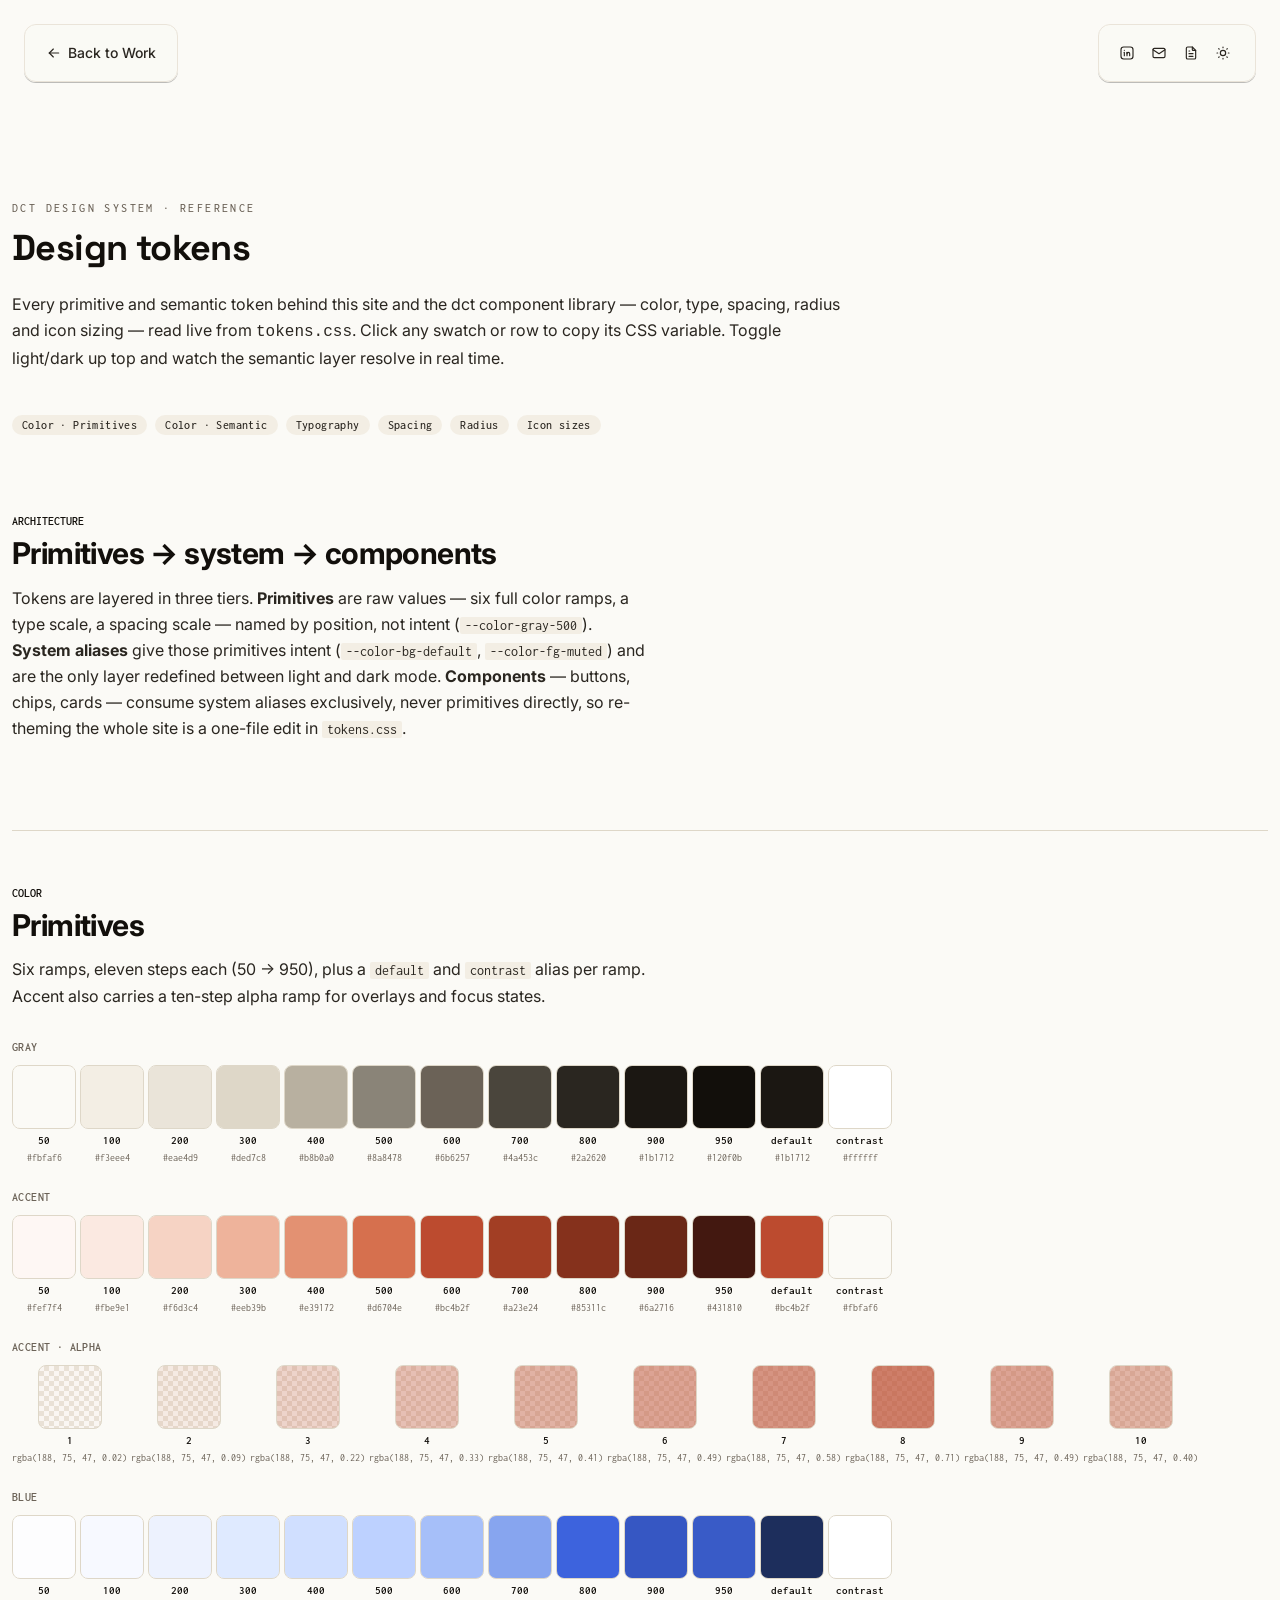
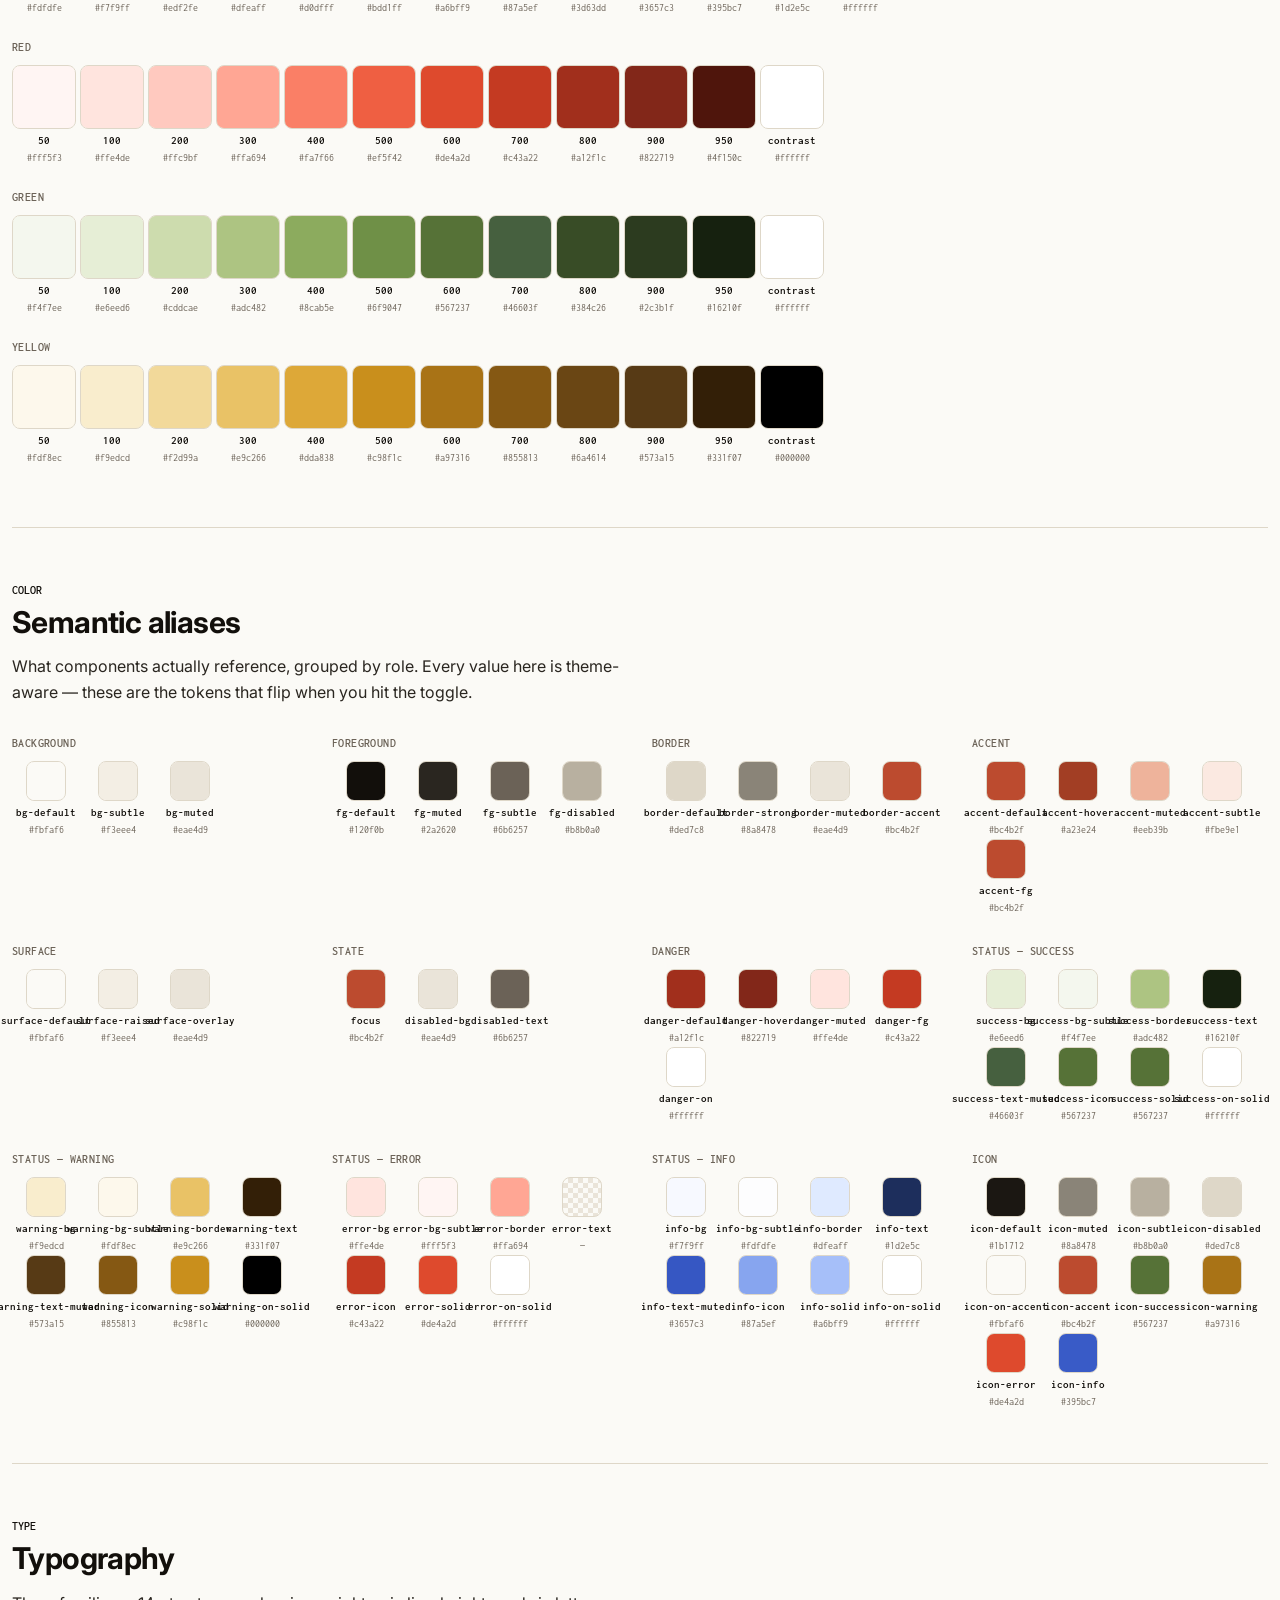
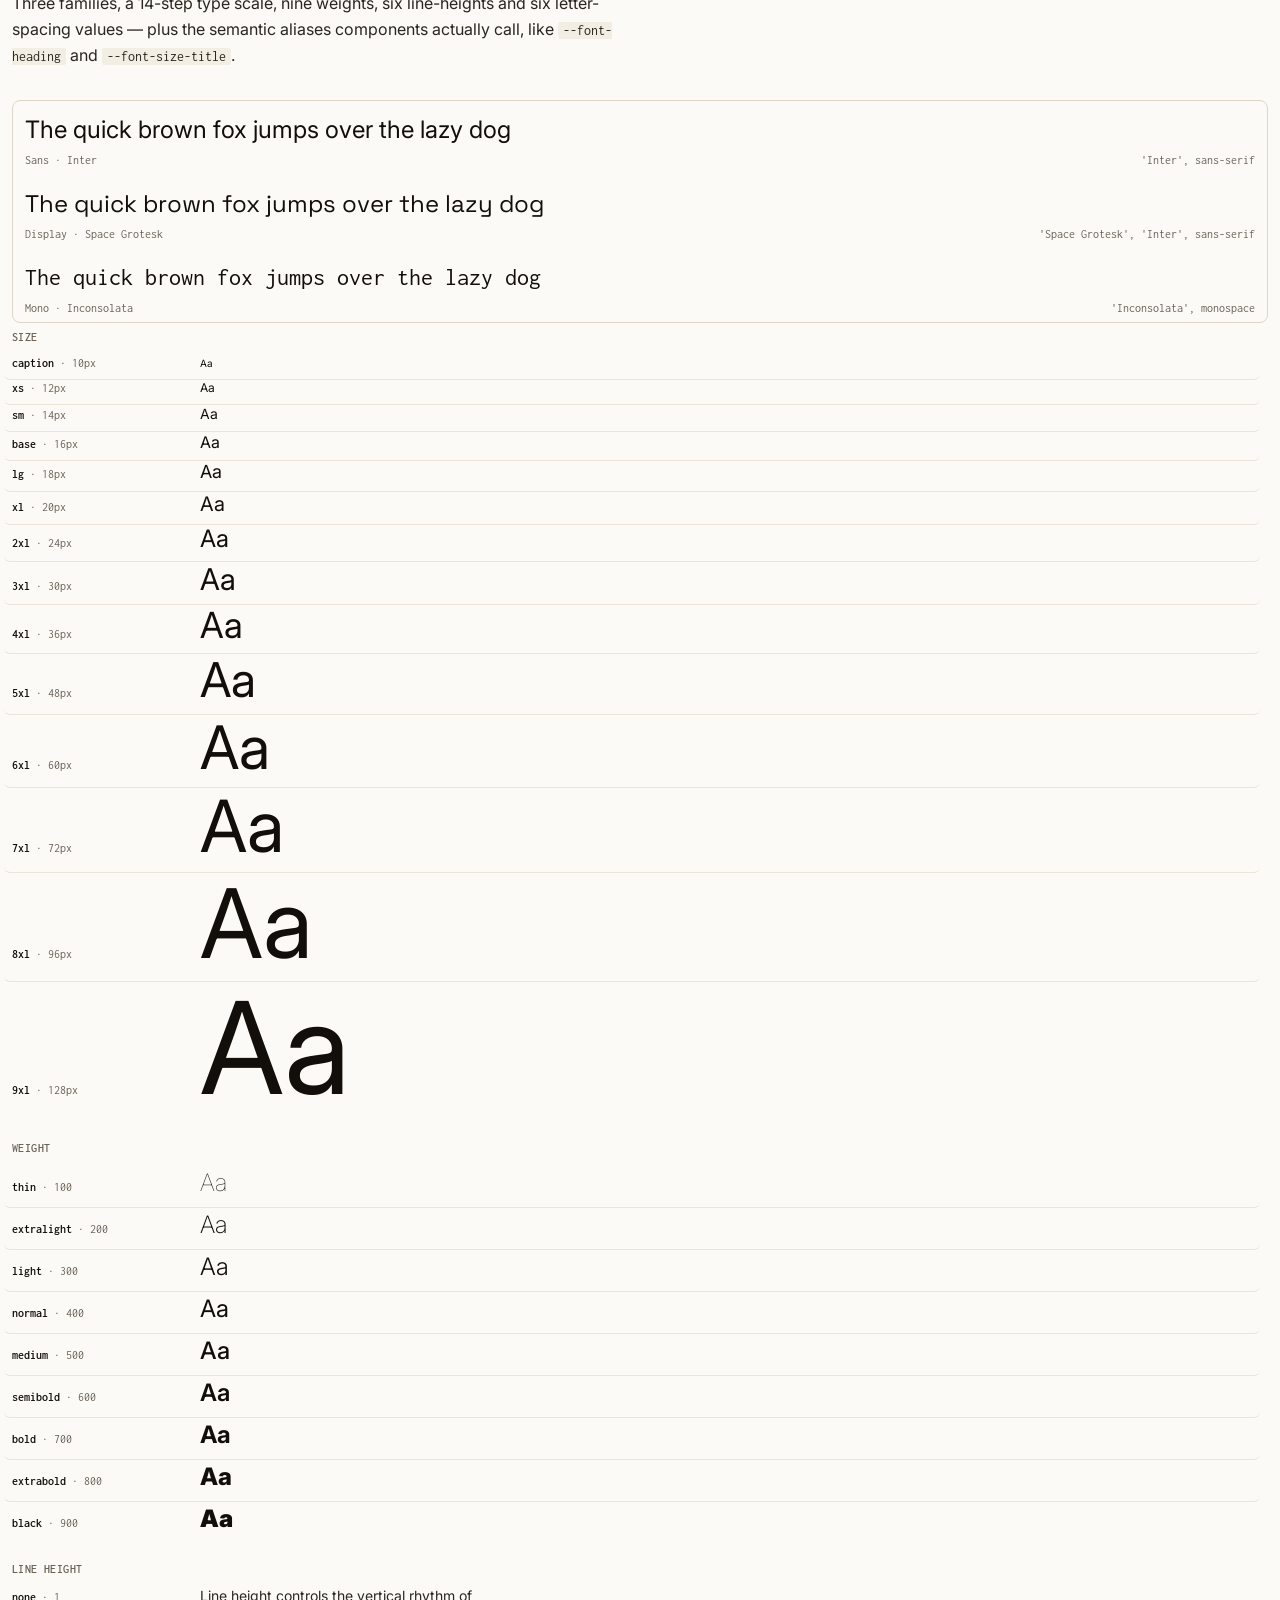
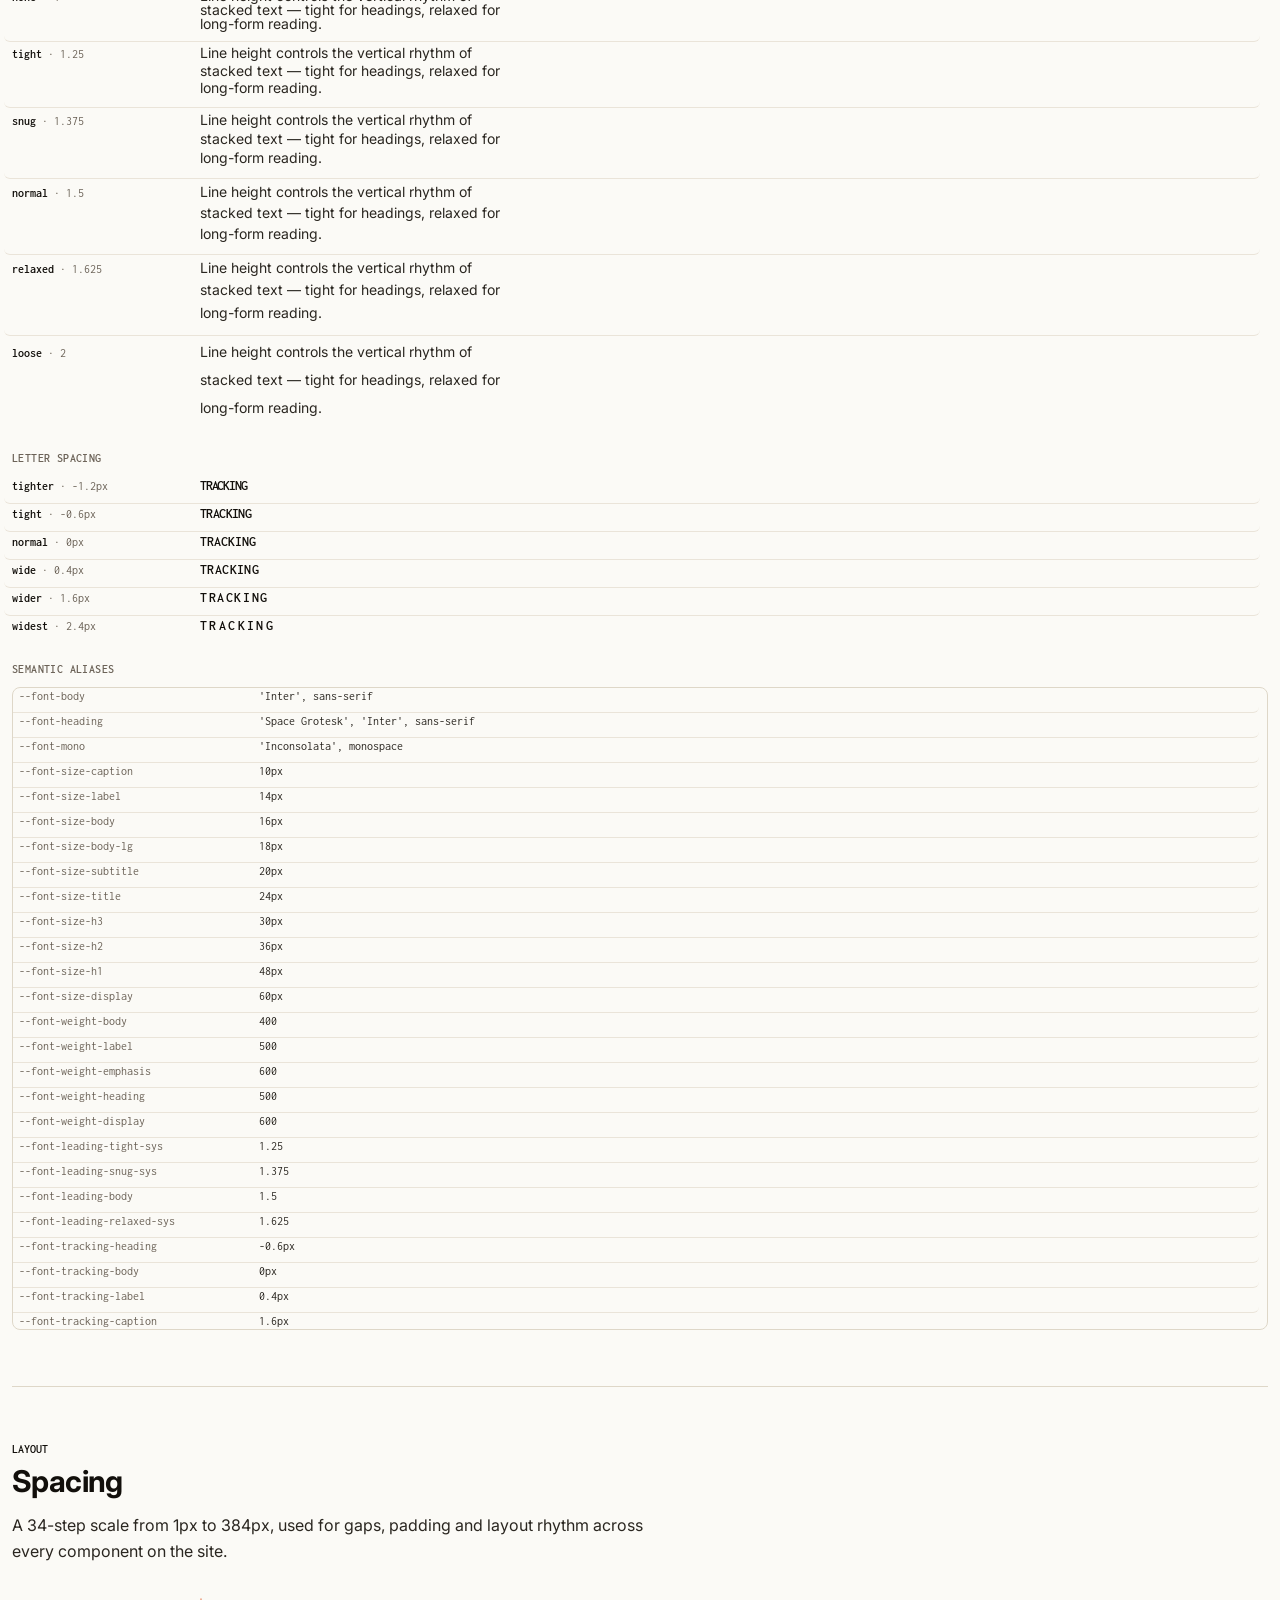
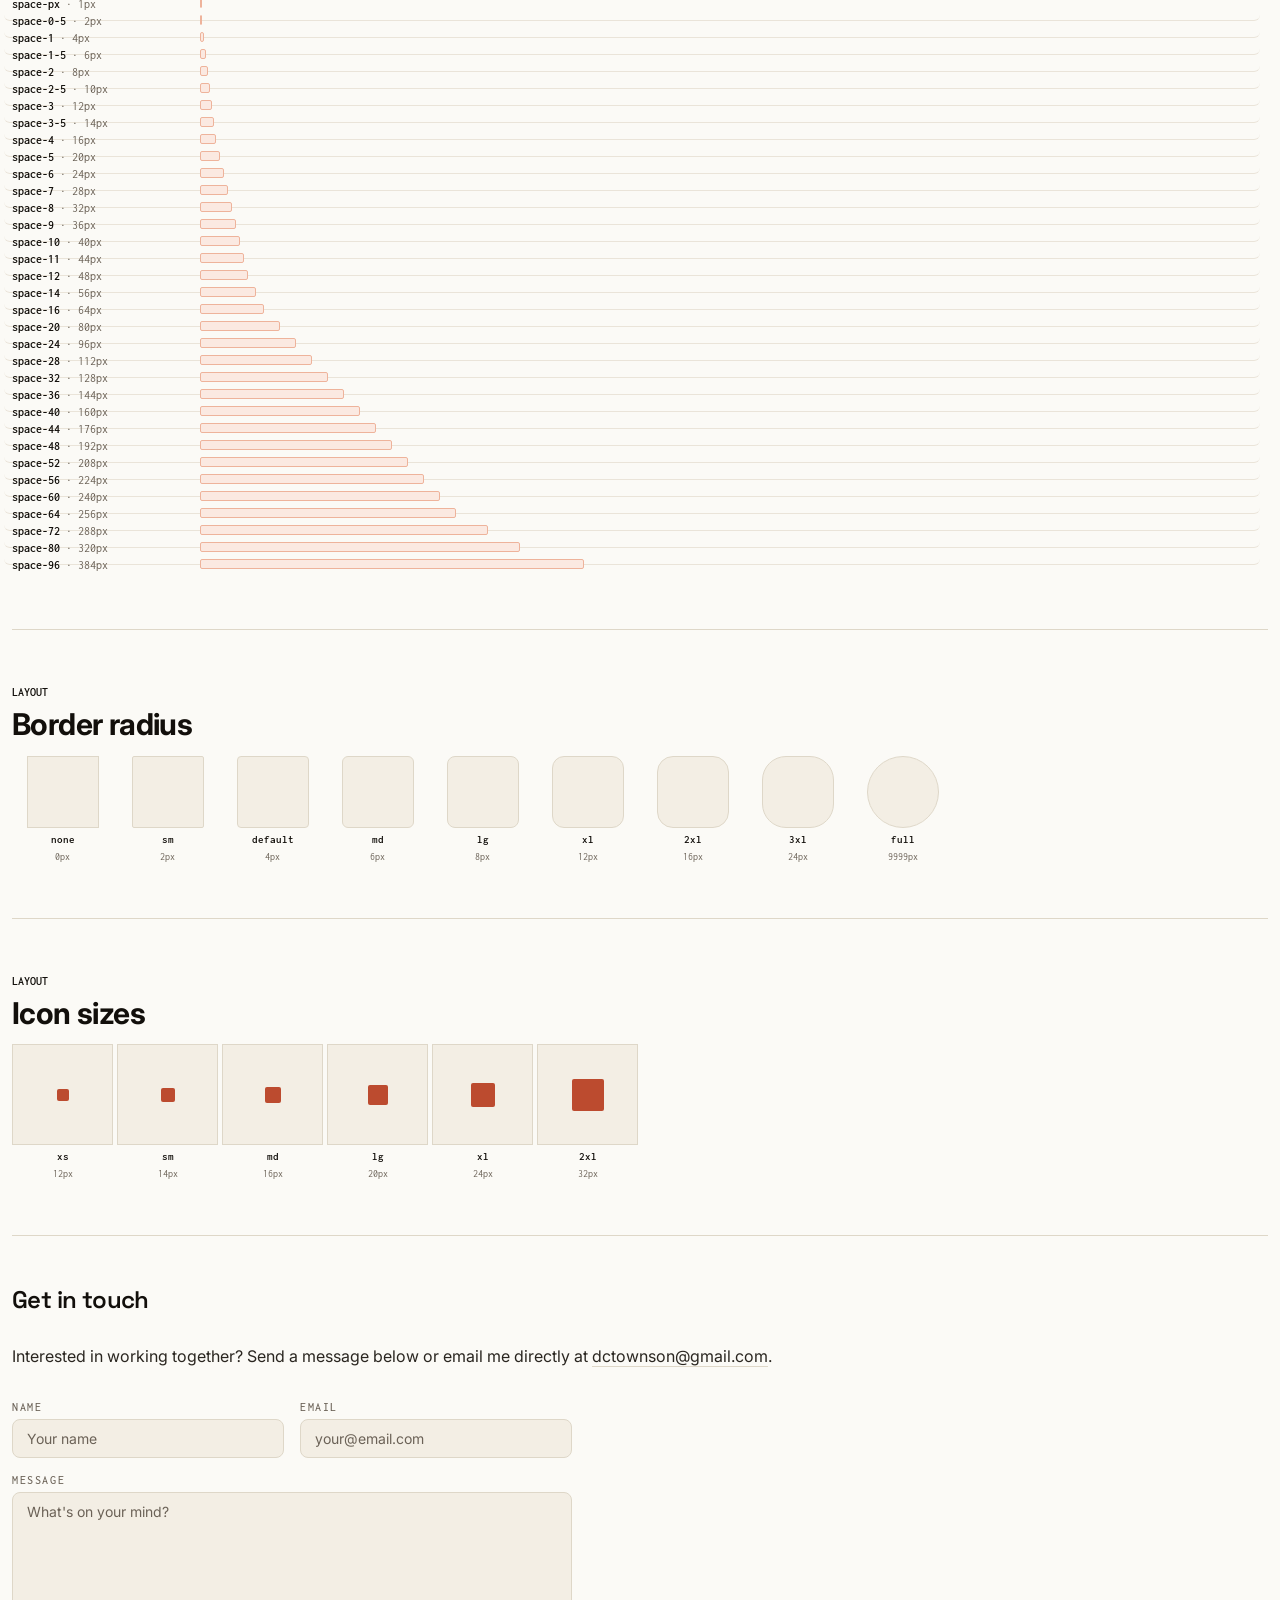
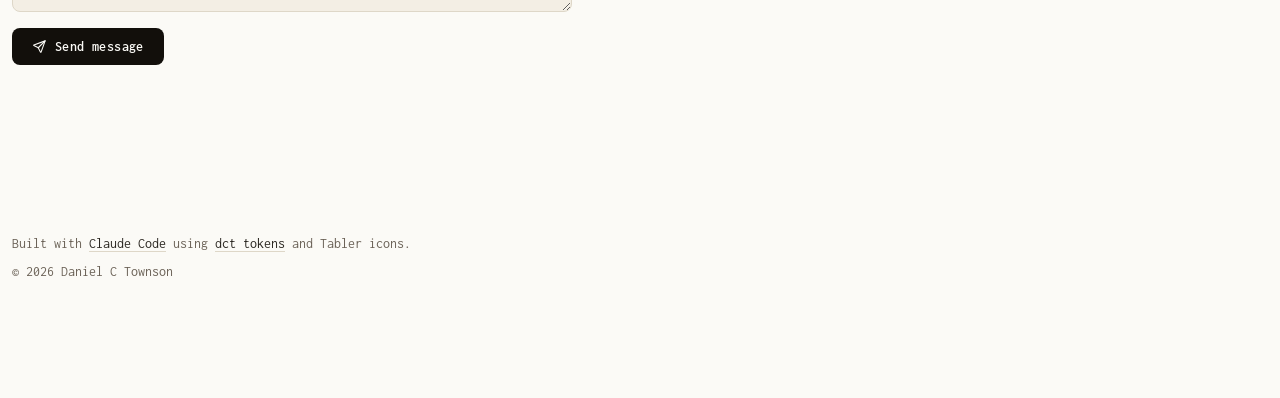
<file: tokens/index.html>
<!DOCTYPE html>
<html lang="en" data-theme="light">
<head>
  <meta charset="UTF-8" />
  <meta name="viewport" content="width=device-width, initial-scale=1.0" />
  <!-- Apply saved theme before first paint so dark mode doesn't flash light. -->
  <script>try { var t = localStorage.getItem('dct-theme'); if (t) document.documentElement.setAttribute('data-theme', t); } catch (e) {}</script>
  <title>Design Tokens — dctownson.com</title>
  <link rel="preconnect" href="https://fonts.googleapis.com" />
  <link rel="preconnect" href="https://fonts.gstatic.com" crossorigin />
  <link href="https://fonts.googleapis.com/css2?family=Inter:wght@300;400;500;600;700&family=Space+Grotesk:wght@400;500;600;700&family=Inconsolata:wght@400;500;600;700;800;900&display=swap" rel="stylesheet" />
  <link rel="stylesheet" href="../tokens.css" />
  <link rel="stylesheet" href="../style.css" />
  <script src="../components.js" defer blocking="render"></script>
  <style>
    /* ── Jump nav ──────────────────────────────────── */
    .token-jumpnav {
      display: flex;
      flex-wrap: wrap;
      gap: 8px;
      margin-top: 24px;
    }

    .token-jumpnav .tag {
      transition: background 0.15s ease, color 0.15s ease;
    }

    .token-jumpnav .tag:hover {
      background: var(--color-bg-muted);
      color: var(--color-fg-default);
    }

    /* ── Sections ──────────────────────────────────── */
    .token-section {
      padding: 56px 0;
      border-bottom: 1px solid var(--color-border-default);
    }

    .token-section:last-of-type { border-bottom: none; }

    .token-section .section-label { margin-bottom: 8px; }

    .token-section-title {
      font-size: var(--font-size-3xl);
      font-weight: var(--font-weight-bold);
      line-height: var(--font-leading-tight);
      letter-spacing: var(--font-tracking-tight);
      color: var(--color-fg-default);
      margin-bottom: 12px;
      scroll-margin-top: 96px;
    }

    .token-section-desc {
      font-size: var(--font-size-base);
      line-height: var(--font-leading-relaxed);
      color: var(--color-fg-muted);
      max-width: 640px;
      margin-bottom: 32px;
    }

    .token-section-desc code {
      font-family: var(--font-family-mono);
      font-size: 0.9em;
      background: var(--color-bg-subtle);
      padding: 1px 5px;
      border-radius: var(--radius-sm);
    }

    .token-subhead {
      font-family: var(--font-family-mono);
      font-size: var(--font-size-xs);
      font-weight: var(--font-weight-semibold);
      letter-spacing: var(--font-tracking-wide);
      text-transform: uppercase;
      color: var(--color-fg-subtle);
      margin: 28px 0 12px;
    }

    .token-subhead:first-of-type { margin-top: 0; }

    /* ── Shared tile button reset ──────────────────── */
    .token-tile,
    .token-row {
      appearance: none;
      background: none;
      border: none;
      padding: 8px;
      margin: -8px;
      font: inherit;
      color: inherit;
      cursor: pointer;
      border-radius: var(--radius-md);
      transition: background 0.15s ease;
      text-align: left;
    }

    .token-tile:hover,
    .token-row:hover {
      background: var(--color-bg-subtle);
    }

    .token-tile:focus-visible,
    .token-row:focus-visible {
      outline: 2px solid var(--color-focus);
      outline-offset: 2px;
    }

    [data-tip].show-tip::after {
      opacity: 1;
      transform: translateX(-50%) translateY(0);
    }

    /* ── Color ramp strips ────────────────────────── */
    .token-ramp-strip {
      display: flex;
      flex-wrap: wrap;
      gap: 4px;
      margin-bottom: 8px;
    }

    .token-tile {
      display: flex;
      flex-direction: column;
      align-items: center;
      gap: 6px;
    }

    .token-tile-swatch {
      width: 64px;
      height: 64px;
      border-radius: var(--radius-lg);
      border: 1px solid var(--color-border-default);
      background-image:
        linear-gradient(45deg, var(--color-border-muted) 25%, transparent 25%),
        linear-gradient(-45deg, var(--color-border-muted) 25%, transparent 25%),
        linear-gradient(45deg, transparent 75%, var(--color-border-muted) 75%),
        linear-gradient(-45deg, transparent 75%, var(--color-border-muted) 75%);
      background-size: 10px 10px;
      background-position: 0 0, 0 5px, 5px -5px, -5px 0;
    }

    .token-tile-swatch-fill {
      width: 100%;
      height: 100%;
      border-radius: calc(var(--radius-lg) - 1px);
    }

    .token-tile-name {
      font-family: var(--font-family-mono);
      font-size: 11px;
      font-weight: var(--font-weight-semibold);
      color: var(--color-fg-default);
      white-space: nowrap;
    }

    .token-tile-value {
      font-family: var(--font-family-mono);
      font-size: 10px;
      color: var(--color-fg-subtle);
      white-space: nowrap;
    }

    /* ── Semantic color groups ────────────────────── */
    .token-sys-groups {
      display: grid;
      grid-template-columns: repeat(auto-fill, minmax(260px, 1fr));
      gap: 32px 24px;
    }

    .token-sys-group-strip {
      display: flex;
      flex-wrap: wrap;
      gap: 4px;
    }

    .token-sys-group-strip .token-tile { width: 84px; }
    .token-sys-group-strip .token-tile-swatch { width: 40px; height: 40px; }

    /* ── Typography ────────────────────────────────── */
    .font-family-grid {
      display: flex;
      flex-direction: column;
      gap: 1px;
      background: var(--color-border-default);
      border: 1px solid var(--color-border-default);
      border-radius: var(--radius-lg);
      overflow: hidden;
      margin-bottom: 8px;
    }

    .font-family-card {
      background: var(--color-bg-default);
      padding: 20px 20px 16px;
      display: block;
    }

    .font-family-sample {
      font-size: var(--font-size-2xl);
      line-height: var(--font-leading-snug);
      color: var(--color-fg-default);
      margin-bottom: 8px;
    }

    .font-family-meta {
      display: flex;
      justify-content: space-between;
      gap: 12px;
      font-family: var(--font-family-mono);
      font-size: var(--font-size-xs);
      color: var(--color-fg-subtle);
      flex-wrap: wrap;
    }

    .token-row {
      display: flex;
      align-items: baseline;
      gap: 20px;
      width: 100%;
      padding: 10px 8px;
      border-bottom: 1px solid var(--color-border-muted);
    }

    .token-row:last-child { border-bottom: none; }

    .token-row-label {
      font-family: var(--font-family-mono);
      font-size: var(--font-size-xs);
      color: var(--color-fg-subtle);
      width: 168px;
      flex-shrink: 0;
    }

    .token-row-label strong {
      color: var(--color-fg-default);
      font-weight: var(--font-weight-semibold);
    }

    .font-size-sample {
      font-family: var(--font-family-sans);
      color: var(--color-fg-default);
      line-height: 1;
    }

    .font-weight-sample {
      font-family: var(--font-family-sans);
      font-size: var(--font-size-2xl);
      color: var(--color-fg-default);
    }

    .leading-sample {
      font-size: var(--font-size-sm);
      color: var(--color-fg-muted);
      max-width: 300px;
    }

    .tracking-sample {
      font-family: var(--font-family-mono);
      font-size: var(--font-size-sm);
      font-weight: var(--font-weight-semibold);
      text-transform: uppercase;
      color: var(--color-fg-default);
    }

    .token-sys-list {
      border: 1px solid var(--color-border-default);
      border-radius: var(--radius-lg);
      overflow: hidden;
    }

    .token-sys-list .token-row { padding: 10px 14px; }
    .token-sys-list .token-row-label { width: 220px; }

    .token-sys-value {
      font-family: var(--font-family-mono);
      font-size: var(--font-size-xs);
      color: var(--color-fg-muted);
    }

    /* ── Spacing ───────────────────────────────────── */
    .spacing-rows { display: flex; flex-direction: column; }

    .spacing-bar-track { flex: 1; min-width: 0; }

    .spacing-bar {
      height: 10px;
      max-width: 100%;
      background: var(--color-accent-subtle);
      border: 1px solid var(--color-accent-muted);
      border-radius: var(--radius-sm);
    }

    /* ── Radius / Icon grids ───────────────────────── */
    .token-grid {
      display: grid;
      grid-template-columns: repeat(auto-fill, minmax(96px, 1fr));
      gap: 4px;
    }

    .radius-tile-swatch,
    .icon-tile-swatch {
      width: 100%;
      aspect-ratio: 1;
      background: var(--color-bg-subtle);
      border: 1px solid var(--color-border-default);
      display: flex;
      align-items: center;
      justify-content: center;
    }

    .radius-tile-swatch { max-width: 72px; }

    .icon-tile-dot {
      background: var(--color-accent-default);
      border-radius: var(--radius-sm);
    }

    @media (max-width: 640px) {
      .token-row { flex-direction: column; gap: 8px; }
      .token-row-label { width: auto; }
      .token-sys-list .token-row-label { width: auto; }
    }
  </style>
</head>
<body>
<site-nav type="casestudy" title="Design Tokens" depth="../"></site-nav>

<div class="page">

  <div id="progress-bar"></div>

  <div class="content anim anim-5">

    <header class="cs-header">
      <p class="cs-type">dct Design System · Reference</p>
      <h1 class="cs-title">Design tokens</h1>
      <p class="cs-summary">Every primitive and semantic token behind this site and the dct component library — color, type, spacing, radius and icon sizing — read live from <code>tokens.css</code>. Click any swatch or row to copy its CSS variable. Toggle light/dark up top and watch the semantic layer resolve in real time.</p>
      <nav class="token-jumpnav" aria-label="Jump to token category">
        <a class="tag" href="#color-primitives">Color · Primitives</a>
        <a class="tag" href="#color-semantic">Color · Semantic</a>
        <a class="tag" href="#typography">Typography</a>
        <a class="tag" href="#spacing">Spacing</a>
        <a class="tag" href="#radius">Radius</a>
        <a class="tag" href="#icon-sizes">Icon sizes</a>
      </nav>
    </header>

    <section class="token-section" id="architecture">
      <p class="section-label">Architecture</p>
      <h2 class="token-section-title">Primitives → system → components</h2>
      <p class="token-section-desc">Tokens are layered in three tiers. <strong>Primitives</strong> are raw values — six full color ramps, a type scale, a spacing scale — named by position, not intent (<code>--color-gray-500</code>). <strong>System aliases</strong> give those primitives intent (<code>--color-bg-default</code>, <code>--color-fg-muted</code>) and are the only layer redefined between light and dark mode. <strong>Components</strong> — buttons, chips, cards — consume system aliases exclusively, never primitives directly, so re-theming the whole site is a one-file edit in <code>tokens.css</code>.</p>
    </section>

    <section class="token-section" id="color-primitives">
      <p class="section-label">Color</p>
      <h2 class="token-section-title">Primitives</h2>
      <p class="token-section-desc">Six ramps, eleven steps each (50 → 950), plus a <code>default</code> and <code>contrast</code> alias per ramp. Accent also carries a ten-step alpha ramp for overlays and focus states.</p>
      <div id="color-primitives-mount"></div>
    </section>

    <section class="token-section" id="color-semantic">
      <p class="section-label">Color</p>
      <h2 class="token-section-title">Semantic aliases</h2>
      <p class="token-section-desc">What components actually reference, grouped by role. Every value here is theme-aware — these are the tokens that flip when you hit the toggle.</p>
      <div id="color-semantic-mount"></div>
    </section>

    <section class="token-section" id="typography">
      <p class="section-label">Type</p>
      <h2 class="token-section-title">Typography</h2>
      <p class="token-section-desc">Three families, a 14-step type scale, nine weights, six line-heights and six letter-spacing values — plus the semantic aliases components actually call, like <code>--font-heading</code> and <code>--font-size-title</code>.</p>

      <div id="font-family-mount"></div>

      <h3 class="token-subhead">Size</h3>
      <div id="font-size-mount"></div>

      <h3 class="token-subhead">Weight</h3>
      <div id="font-weight-mount"></div>

      <h3 class="token-subhead">Line height</h3>
      <div id="font-leading-mount"></div>

      <h3 class="token-subhead">Letter spacing</h3>
      <div id="font-tracking-mount"></div>

      <h3 class="token-subhead">Semantic aliases</h3>
      <div class="token-sys-list" id="font-sys-mount"></div>
    </section>

    <section class="token-section" id="spacing">
      <p class="section-label">Layout</p>
      <h2 class="token-section-title">Spacing</h2>
      <p class="token-section-desc">A 34-step scale from 1px to 384px, used for gaps, padding and layout rhythm across every component on the site.</p>
      <div class="spacing-rows" id="spacing-mount"></div>
    </section>

    <section class="token-section" id="radius">
      <p class="section-label">Layout</p>
      <h2 class="token-section-title">Border radius</h2>
      <div class="token-grid" id="radius-mount"></div>
    </section>

    <section class="token-section" id="icon-sizes">
      <p class="section-label">Layout</p>
      <h2 class="token-section-title">Icon sizes</h2>
      <div class="token-grid" id="icon-size-mount"></div>
    </section>

  </div>

  <contact-form></contact-form>
  <site-footer class="anim anim-6" depth="../"></site-footer>

</div>

<script>
  // ── Reading progress ─────────────────────────────
  const bar = document.getElementById('progress-bar');
  window.addEventListener('scroll', () => {
    const scrollTop = window.scrollY;
    const docHeight = document.documentElement.scrollHeight - window.innerHeight;
    bar.style.width = (docHeight > 0 ? (scrollTop / docHeight) * 100 : 0) + '%';
  });

  // ── Token data ────────────────────────────────────
  // Values are never hand-copied — every tile reads its token's
  // live computed value from the CSS custom property, so this page
  // can never drift from tokens.css and stays correct across the
  // light/dark toggle automatically.

  const COLOR_RAMPS = [
    { label: 'Gray',   prefix: '--color-gray',   steps: ['50','100','200','300','400','500','600','700','800','900','950'], extra: ['default', 'contrast'] },
    { label: 'Accent', prefix: '--color-accent', steps: ['50','100','200','300','400','500','600','700','800','900','950'], extra: ['default', 'contrast'], alphaSteps: 10 },
    { label: 'Blue',   prefix: '--color-blue',   steps: ['50','100','200','300','400','500','600','700','800','900','950'], extra: ['default', 'contrast'] },
    { label: 'Red',    prefix: '--color-red',    steps: ['50','100','200','300','400','500','600','700','800','900','950'], extra: ['contrast'] },
    { label: 'Green',  prefix: '--color-green',  steps: ['50','100','200','300','400','500','600','700','800','900','950'], extra: ['contrast'] },
    { label: 'Yellow', prefix: '--color-yellow', steps: ['50','100','200','300','400','500','600','700','800','900','950'], extra: ['contrast'] },
  ];

  const COLOR_SYS_GROUPS = [
    { label: 'Background', tokens: ['bg-default', 'bg-subtle', 'bg-muted'] },
    { label: 'Foreground', tokens: ['fg-default', 'fg-muted', 'fg-subtle', 'fg-disabled', 'fg-on-accent'] },
    { label: 'Border', tokens: ['border-default', 'border-strong', 'border-muted', 'border-accent'] },
    { label: 'Accent', tokens: ['accent-default', 'accent-hover', 'accent-muted', 'accent-subtle', 'accent-fg'] },
    { label: 'Surface', tokens: ['surface-default', 'surface-raised', 'surface-overlay'] },
    { label: 'State', tokens: ['focus', 'disabled-bg', 'disabled-text'] },
    { label: 'Danger', tokens: ['danger-default', 'danger-hover', 'danger-muted', 'danger-fg', 'danger-on'] },
    { label: 'Status — Success', tokens: ['success-bg', 'success-bg-subtle', 'success-border', 'success-text', 'success-text-muted', 'success-icon', 'success-solid', 'success-on-solid'] },
    { label: 'Status — Warning', tokens: ['warning-bg', 'warning-bg-subtle', 'warning-border', 'warning-text', 'warning-text-muted', 'warning-icon', 'warning-solid', 'warning-on-solid'] },
    { label: 'Status — Error', tokens: ['error-bg', 'error-bg-subtle', 'error-border', 'error-text', 'error-icon', 'error-solid', 'error-on-solid'] },
    { label: 'Status — Info', tokens: ['info-bg', 'info-bg-subtle', 'info-border', 'info-text', 'info-text-muted', 'info-icon', 'info-solid', 'info-on-solid'] },
    { label: 'Icon', tokens: ['icon-default', 'icon-muted', 'icon-subtle', 'icon-disabled', 'icon-on-accent', 'icon-accent', 'icon-success', 'icon-warning', 'icon-error', 'icon-info'] },
  ];

  const FONT_FAMILIES = [
    { name: 'Sans · Inter', token: '--font-family-sans' },
    { name: 'Display · Space Grotesk', token: '--font-family-display' },
    { name: 'Mono · Inconsolata', token: '--font-family-mono' },
  ];

  const FONT_SIZES = ['caption', 'xs', 'sm', 'base', 'lg', 'xl', '2xl', '3xl', '4xl', '5xl', '6xl', '7xl', '8xl', '9xl'];
  const FONT_WEIGHTS = ['thin', 'extralight', 'light', 'normal', 'medium', 'semibold', 'bold', 'extrabold', 'black'];
  const FONT_LEADING = ['none', 'tight', 'snug', 'normal', 'relaxed', 'loose'];
  const FONT_TRACKING = ['tighter', 'tight', 'normal', 'wide', 'wider', 'widest'];

  const FONT_SYS_ALIASES = [
    '--font-body', '--font-heading', '--font-mono',
    '--font-size-caption', '--font-size-label', '--font-size-body', '--font-size-body-lg',
    '--font-size-subtitle', '--font-size-title', '--font-size-h3', '--font-size-h2', '--font-size-h1', '--font-size-display',
    '--font-weight-body', '--font-weight-label', '--font-weight-emphasis', '--font-weight-heading', '--font-weight-display',
    '--font-leading-tight-sys', '--font-leading-snug-sys', '--font-leading-body', '--font-leading-relaxed-sys',
    '--font-tracking-heading', '--font-tracking-body', '--font-tracking-label', '--font-tracking-caption',
  ];

  const RADIUS_STEPS = ['none', 'sm', 'default', 'md', 'lg', 'xl', '2xl', '3xl', 'full'];
  const SPACING_STEPS = ['px', '0-5', '1', '1-5', '2', '2-5', '3', '3-5', '4', '5', '6', '7', '8', '9', '10', '11', '12', '14', '16', '20', '24', '28', '32', '36', '40', '44', '48', '52', '56', '60', '64', '72', '80', '96'];
  const ICON_STEPS = ['xs', 'sm', 'md', 'lg', 'xl', '2xl'];

  // ── Helpers ───────────────────────────────────────
  const root = document.documentElement;
  const cssVal = (name) => getComputedStyle(root).getPropertyValue(name).trim();

  const copyableEls = [];

  function copyToken(el, tokenName) {
    const text = `var(${tokenName})`;
    const revert = () => {
      el.removeAttribute('data-tip');
      el.classList.remove('show-tip');
    };
    const flash = () => {
      el.setAttribute('data-tip', 'Copied!');
      el.classList.add('show-tip');
      setTimeout(revert, 1000);
    };
    if (navigator.clipboard && navigator.clipboard.writeText) {
      navigator.clipboard.writeText(text).then(flash).catch(() => {});
    }
  }

  function makeCopyable(el, tokenName, baseTip) {
    el.dataset.token = tokenName;
    el.setAttribute('data-tip', baseTip || 'Copy');
    el.addEventListener('click', () => copyToken(el, tokenName));
    copyableEls.push(el);
    return el;
  }

  function el(tag, className, children) {
    const node = document.createElement(tag);
    if (className) node.className = className;
    if (children) {
      (Array.isArray(children) ? children : [children]).forEach((c) => {
        if (c == null) return;
        node.appendChild(typeof c === 'string' ? document.createTextNode(c) : c);
      });
    }
    return node;
  }

  // ── Color primitive ramps ────────────────────────
  function buildColorPrimitives() {
    const mount = document.getElementById('color-primitives-mount');
    COLOR_RAMPS.forEach((ramp) => {
      mount.appendChild(el('h3', 'token-subhead', ramp.label));
      const strip = el('div', 'token-ramp-strip');
      const allSteps = [...ramp.steps, ...ramp.extra];
      allSteps.forEach((step) => {
        const varName = `${ramp.prefix}-${step}`;
        const tile = el('button', 'token-tile');
        tile.type = 'button';
        const swatch = el('div', 'token-tile-swatch');
        const fill = el('div', 'token-tile-swatch-fill');
        fill.style.background = `var(${varName})`;
        swatch.appendChild(fill);
        const name = el('span', 'token-tile-name', step);
        const value = el('span', 'token-tile-value', cssVal(varName) || '—');
        value.dataset.liveToken = varName;
        tile.append(swatch, name, value);
        makeCopyable(tile, varName);
        strip.appendChild(tile);
      });
      mount.appendChild(strip);

      if (ramp.alphaSteps) {
        mount.appendChild(el('h3', 'token-subhead', `${ramp.label} · alpha`));
        const alphaStrip = el('div', 'token-ramp-strip');
        for (let i = 1; i <= ramp.alphaSteps; i++) {
          const varName = `${ramp.prefix}-alpha-${i}`;
          const tile = el('button', 'token-tile');
          tile.type = 'button';
          const swatch = el('div', 'token-tile-swatch');
          const fill = el('div', 'token-tile-swatch-fill');
          fill.style.background = `var(${varName})`;
          swatch.appendChild(fill);
          const name = el('span', 'token-tile-name', String(i));
          const value = el('span', 'token-tile-value', cssVal(varName) || '—');
          value.dataset.liveToken = varName;
          tile.append(swatch, name, value);
          makeCopyable(tile, varName);
          alphaStrip.appendChild(tile);
        }
        mount.appendChild(alphaStrip);
      }
    });
  }

  // ── Semantic color groups ────────────────────────
  function buildColorSemantic() {
    const mount = document.getElementById('color-semantic-mount');
    const wrap = el('div', 'token-sys-groups');
    COLOR_SYS_GROUPS.forEach((group) => {
      const groupEl = el('div', 'token-sys-group');
      groupEl.appendChild(el('h3', 'token-subhead', group.label));
      const strip = el('div', 'token-sys-group-strip');
      group.tokens.forEach((short) => {
        const varName = `--color-${short}`;
        const tile = el('button', 'token-tile');
        tile.type = 'button';
        const swatch = el('div', 'token-tile-swatch');
        const fill = el('div', 'token-tile-swatch-fill');
        fill.style.background = `var(${varName})`;
        swatch.appendChild(fill);
        const name = el('span', 'token-tile-name', short);
        const value = el('span', 'token-tile-value', cssVal(varName) || '—');
        value.dataset.liveToken = varName;
        tile.append(swatch, name, value);
        makeCopyable(tile, varName);
        strip.appendChild(tile);
      });
      groupEl.appendChild(strip);
      wrap.appendChild(groupEl);
    });
    mount.appendChild(wrap);
  }

  // ── Typography ────────────────────────────────────
  function buildFontFamilies() {
    const mount = document.getElementById('font-family-mount');
    const grid = el('div', 'font-family-grid');
    FONT_FAMILIES.forEach((f) => {
      const card = el('button', 'token-tile font-family-card');
      card.type = 'button';
      const sample = el('div', 'font-family-sample', 'The quick brown fox jumps over the lazy dog');
      sample.style.fontFamily = `var(${f.token})`;
      const meta = el('div', 'font-family-meta', [
        el('span', null, f.name),
        el('span', null, cssVal(f.token) || '—'),
      ]);
      card.append(sample, meta);
      makeCopyable(card, f.token);
      grid.appendChild(card);
    });
    mount.appendChild(grid);
  }

  function buildFontSizes() {
    const mount = document.getElementById('font-size-mount');
    FONT_SIZES.forEach((step) => {
      const varName = `--font-size-${step}`;
      const row = el('button', 'token-row');
      row.type = 'button';
      const label = el('span', 'token-row-label', [el('strong', null, step), document.createTextNode(' · ' + (cssVal(varName) || '—'))]);
      const sample = el('span', 'font-size-sample', 'Aa');
      sample.style.fontSize = `var(${varName})`;
      row.append(label, sample);
      makeCopyable(row, varName);
      mount.appendChild(row);
    });
  }

  function buildFontWeights() {
    const mount = document.getElementById('font-weight-mount');
    FONT_WEIGHTS.forEach((step) => {
      const varName = `--font-weight-${step}`;
      const row = el('button', 'token-row');
      row.type = 'button';
      const label = el('span', 'token-row-label', [el('strong', null, step), document.createTextNode(' · ' + (cssVal(varName) || '—'))]);
      const sample = el('span', 'font-weight-sample', 'Aa');
      sample.style.fontWeight = `var(${varName})`;
      row.append(label, sample);
      makeCopyable(row, varName);
      mount.appendChild(row);
    });
  }

  function buildFontLeading() {
    const mount = document.getElementById('font-leading-mount');
    FONT_LEADING.forEach((step) => {
      const varName = `--font-leading-${step}`;
      const row = el('button', 'token-row');
      row.type = 'button';
      const label = el('span', 'token-row-label', [el('strong', null, step), document.createTextNode(' · ' + (cssVal(varName) || '—'))]);
      const sample = el('span', 'leading-sample', 'Line height controls the vertical rhythm of stacked text — tight for headings, relaxed for long-form reading.');
      sample.style.lineHeight = `var(${varName})`;
      row.append(label, sample);
      makeCopyable(row, varName);
      mount.appendChild(row);
    });
  }

  function buildFontTracking() {
    const mount = document.getElementById('font-tracking-mount');
    FONT_TRACKING.forEach((step) => {
      const varName = `--font-tracking-${step}`;
      const row = el('button', 'token-row');
      row.type = 'button';
      const label = el('span', 'token-row-label', [el('strong', null, step), document.createTextNode(' · ' + (cssVal(varName) || '—'))]);
      const sample = el('span', 'tracking-sample', 'Tracking');
      sample.style.letterSpacing = `var(${varName})`;
      row.append(label, sample);
      makeCopyable(row, varName);
      mount.appendChild(row);
    });
  }

  function buildFontSysAliases() {
    const mount = document.getElementById('font-sys-mount');
    FONT_SYS_ALIASES.forEach((varName) => {
      const row = el('button', 'token-row');
      row.type = 'button';
      const label = el('span', 'token-row-label', varName);
      const value = el('span', 'token-sys-value', cssVal(varName) || '—');
      value.dataset.liveToken = varName;
      row.append(label, value);
      makeCopyable(row, varName);
      mount.appendChild(row);
    });
  }

  // ── Spacing ───────────────────────────────────────
  function buildSpacing() {
    const mount = document.getElementById('spacing-mount');
    SPACING_STEPS.forEach((step) => {
      const varName = `--spacing-${step}`;
      const px = cssVal(varName) || '0px';
      const row = el('button', 'token-row');
      row.type = 'button';
      const label = el('span', 'token-row-label', [el('strong', null, 'space-' + step), document.createTextNode(' · ' + px)]);
      const track = el('div', 'spacing-bar-track');
      const fillBar = el('div', 'spacing-bar');
      fillBar.style.width = px;
      track.appendChild(fillBar);
      row.append(label, track);
      makeCopyable(row, varName);
      mount.appendChild(row);
    });
  }

  // ── Radius / Icon grids ───────────────────────────
  function buildRadius() {
    const mount = document.getElementById('radius-mount');
    RADIUS_STEPS.forEach((step) => {
      const varName = `--radius-${step}`;
      const tile = el('button', 'token-tile');
      tile.type = 'button';
      const swatch = el('div', 'radius-tile-swatch');
      swatch.style.borderRadius = `var(${varName})`;
      const name = el('span', 'token-tile-name', step);
      const value = el('span', 'token-tile-value', cssVal(varName) || '—');
      value.dataset.liveToken = varName;
      tile.append(swatch, name, value);
      makeCopyable(tile, varName);
      mount.appendChild(tile);
    });
  }

  function buildIconSizes() {
    const mount = document.getElementById('icon-size-mount');
    ICON_STEPS.forEach((step) => {
      const varName = `--icon-${step}`;
      const tile = el('button', 'token-tile');
      tile.type = 'button';
      const swatch = el('div', 'icon-tile-swatch');
      const dot = el('div', 'icon-tile-dot');
      dot.style.width = `var(${varName})`;
      dot.style.height = `var(${varName})`;
      swatch.appendChild(dot);
      const name = el('span', 'token-tile-name', step);
      const value = el('span', 'token-tile-value', cssVal(varName) || '—');
      value.dataset.liveToken = varName;
      tile.append(swatch, name, value);
      makeCopyable(tile, varName);
      mount.appendChild(tile);
    });
  }

  // ── Live refresh on theme toggle ─────────────────
  function refreshLiveValues() {
    document.querySelectorAll('[data-live-token]').forEach((node) => {
      node.textContent = cssVal(node.dataset.liveToken) || '—';
    });
  }

  buildColorPrimitives();
  buildColorSemantic();
  buildFontFamilies();
  buildFontSizes();
  buildFontWeights();
  buildFontLeading();
  buildFontTracking();
  buildFontSysAliases();
  buildSpacing();
  buildRadius();
  buildIconSizes();

  new MutationObserver(refreshLiveValues).observe(root, { attributes: true, attributeFilter: ['data-theme'] });
</script>
</body>
</html>
</file>
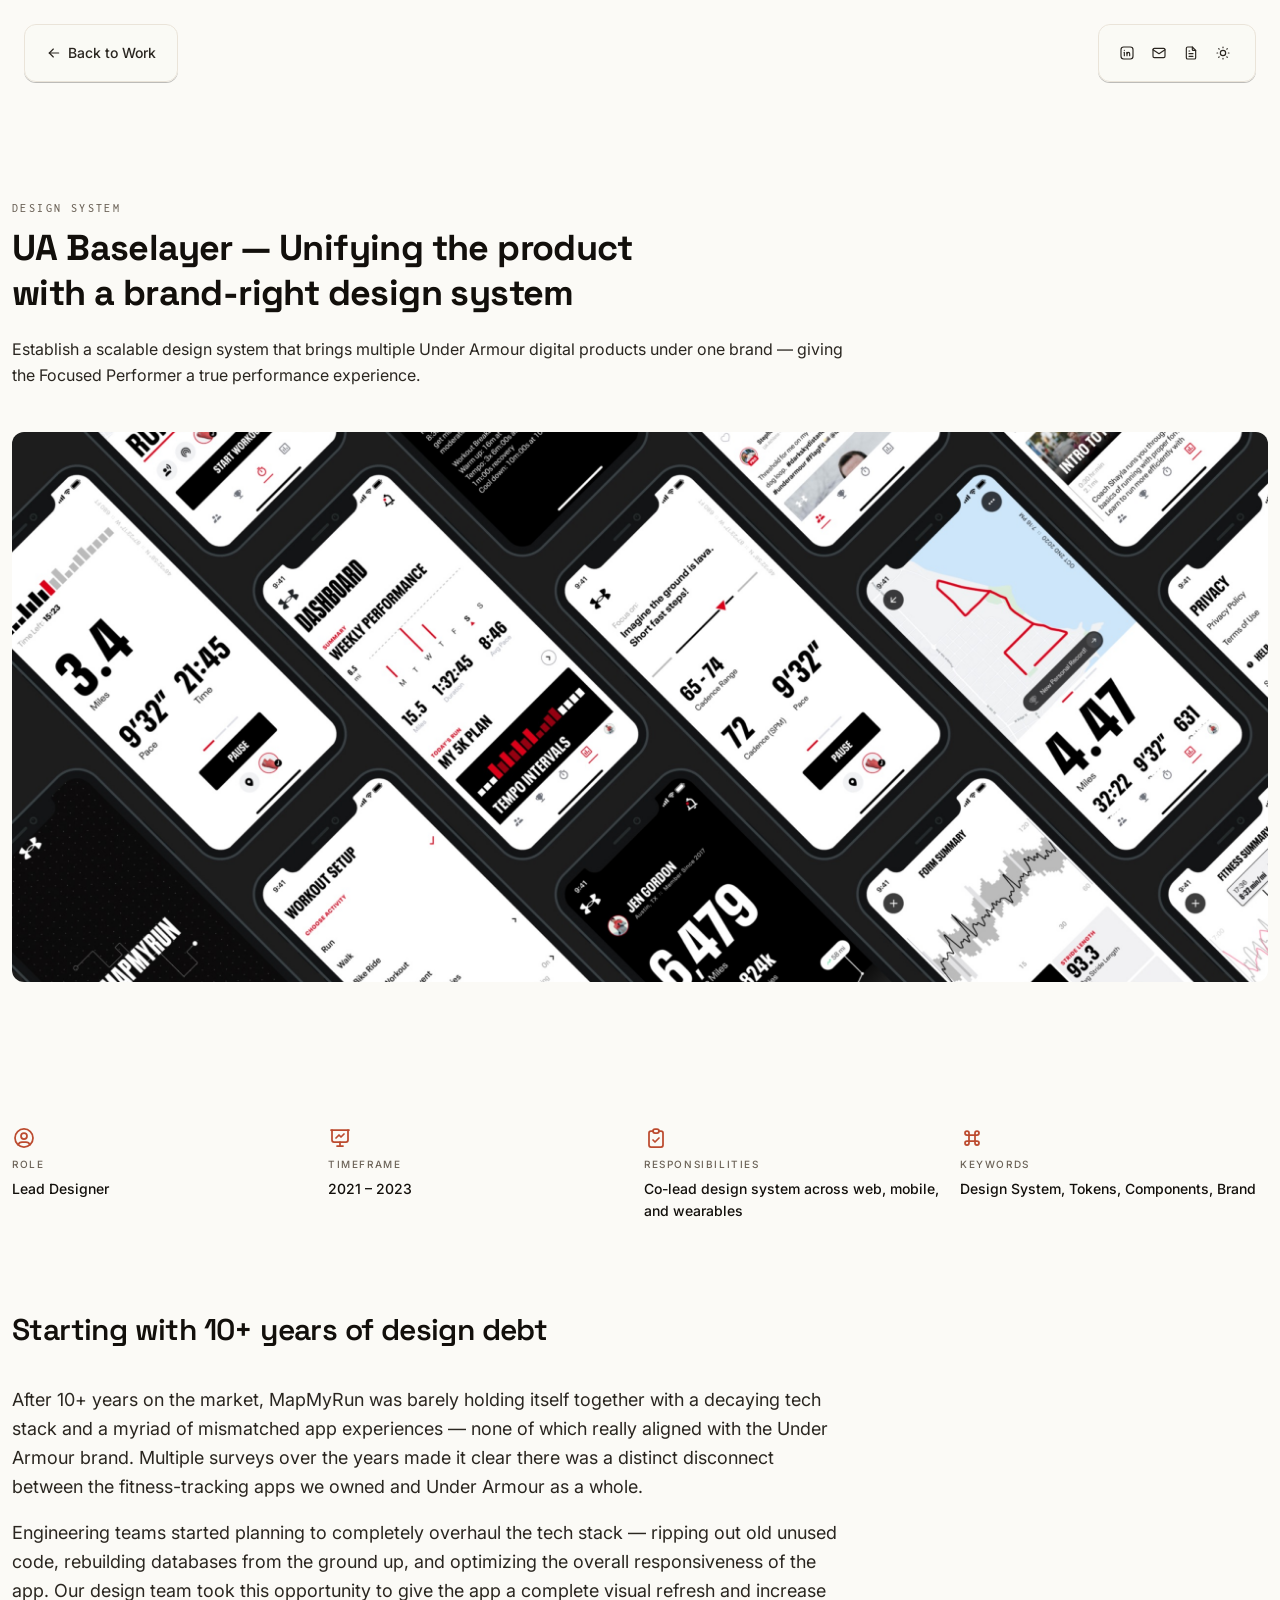
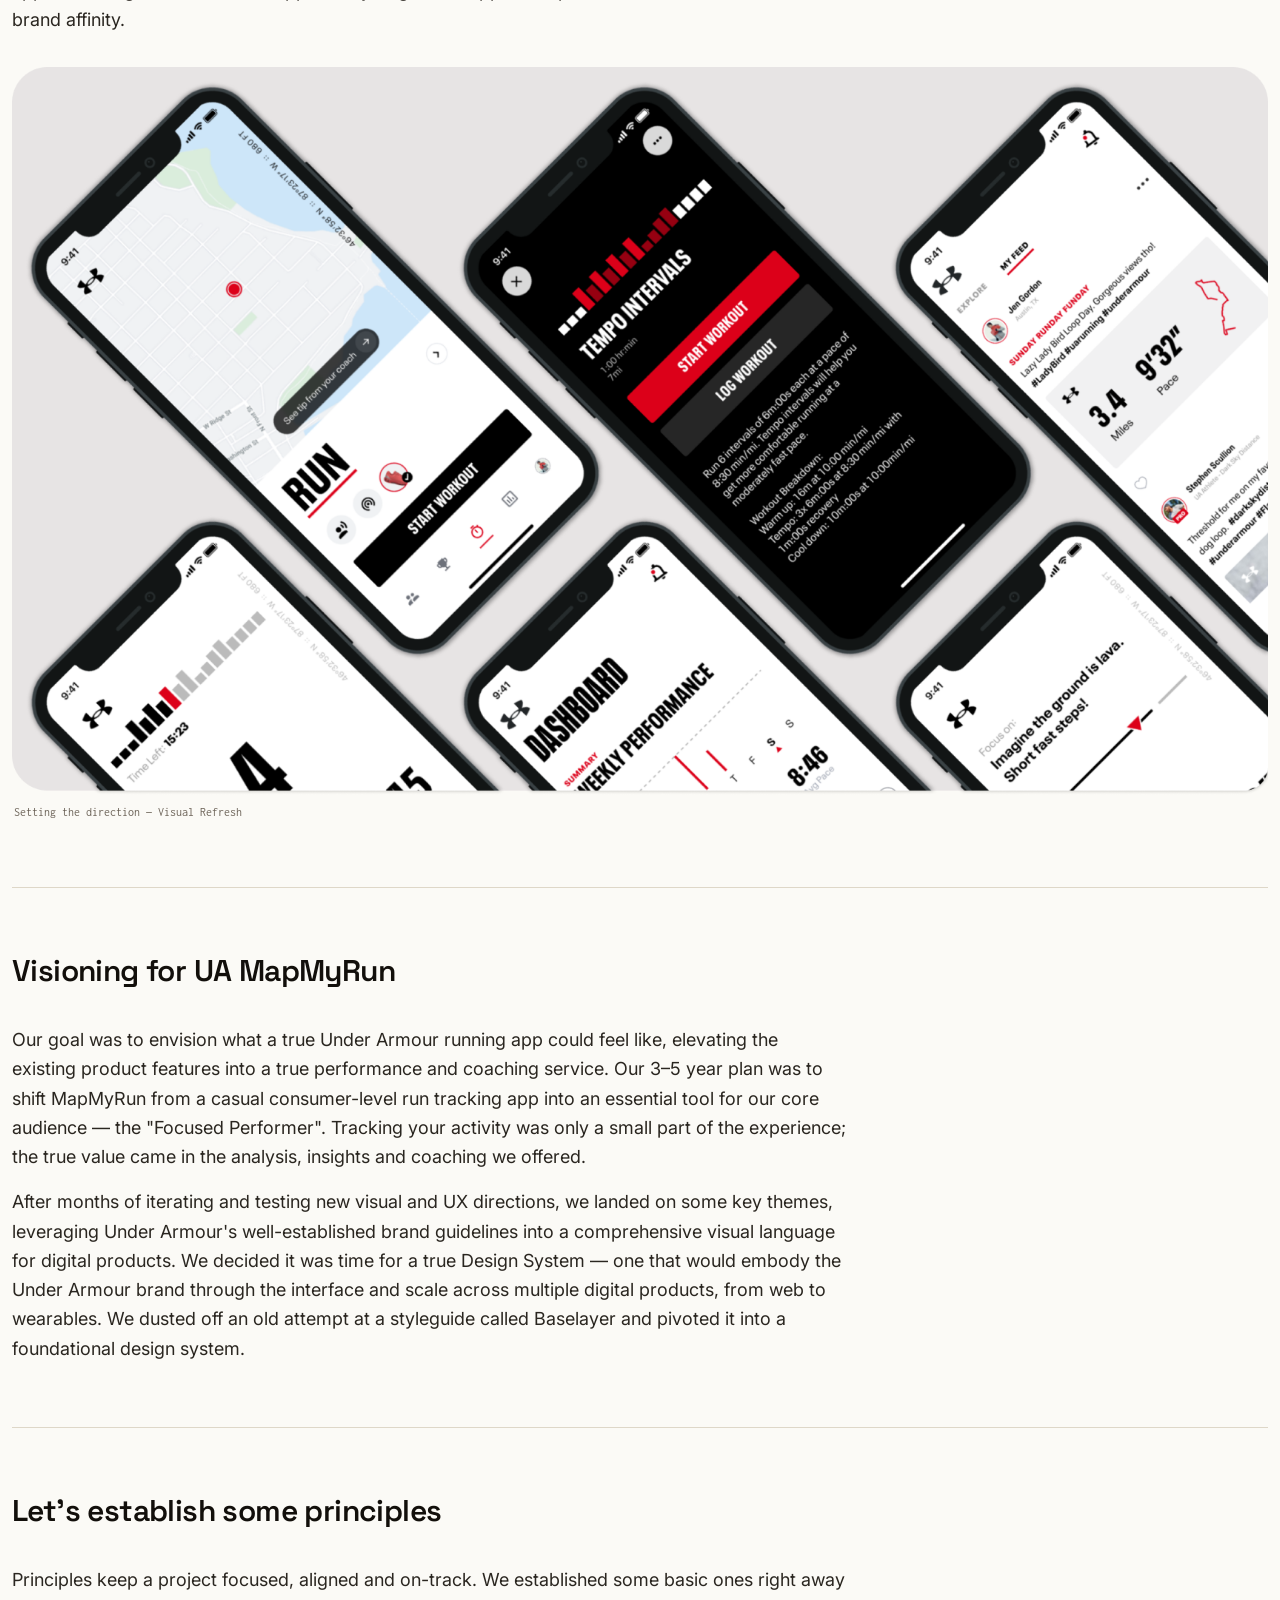
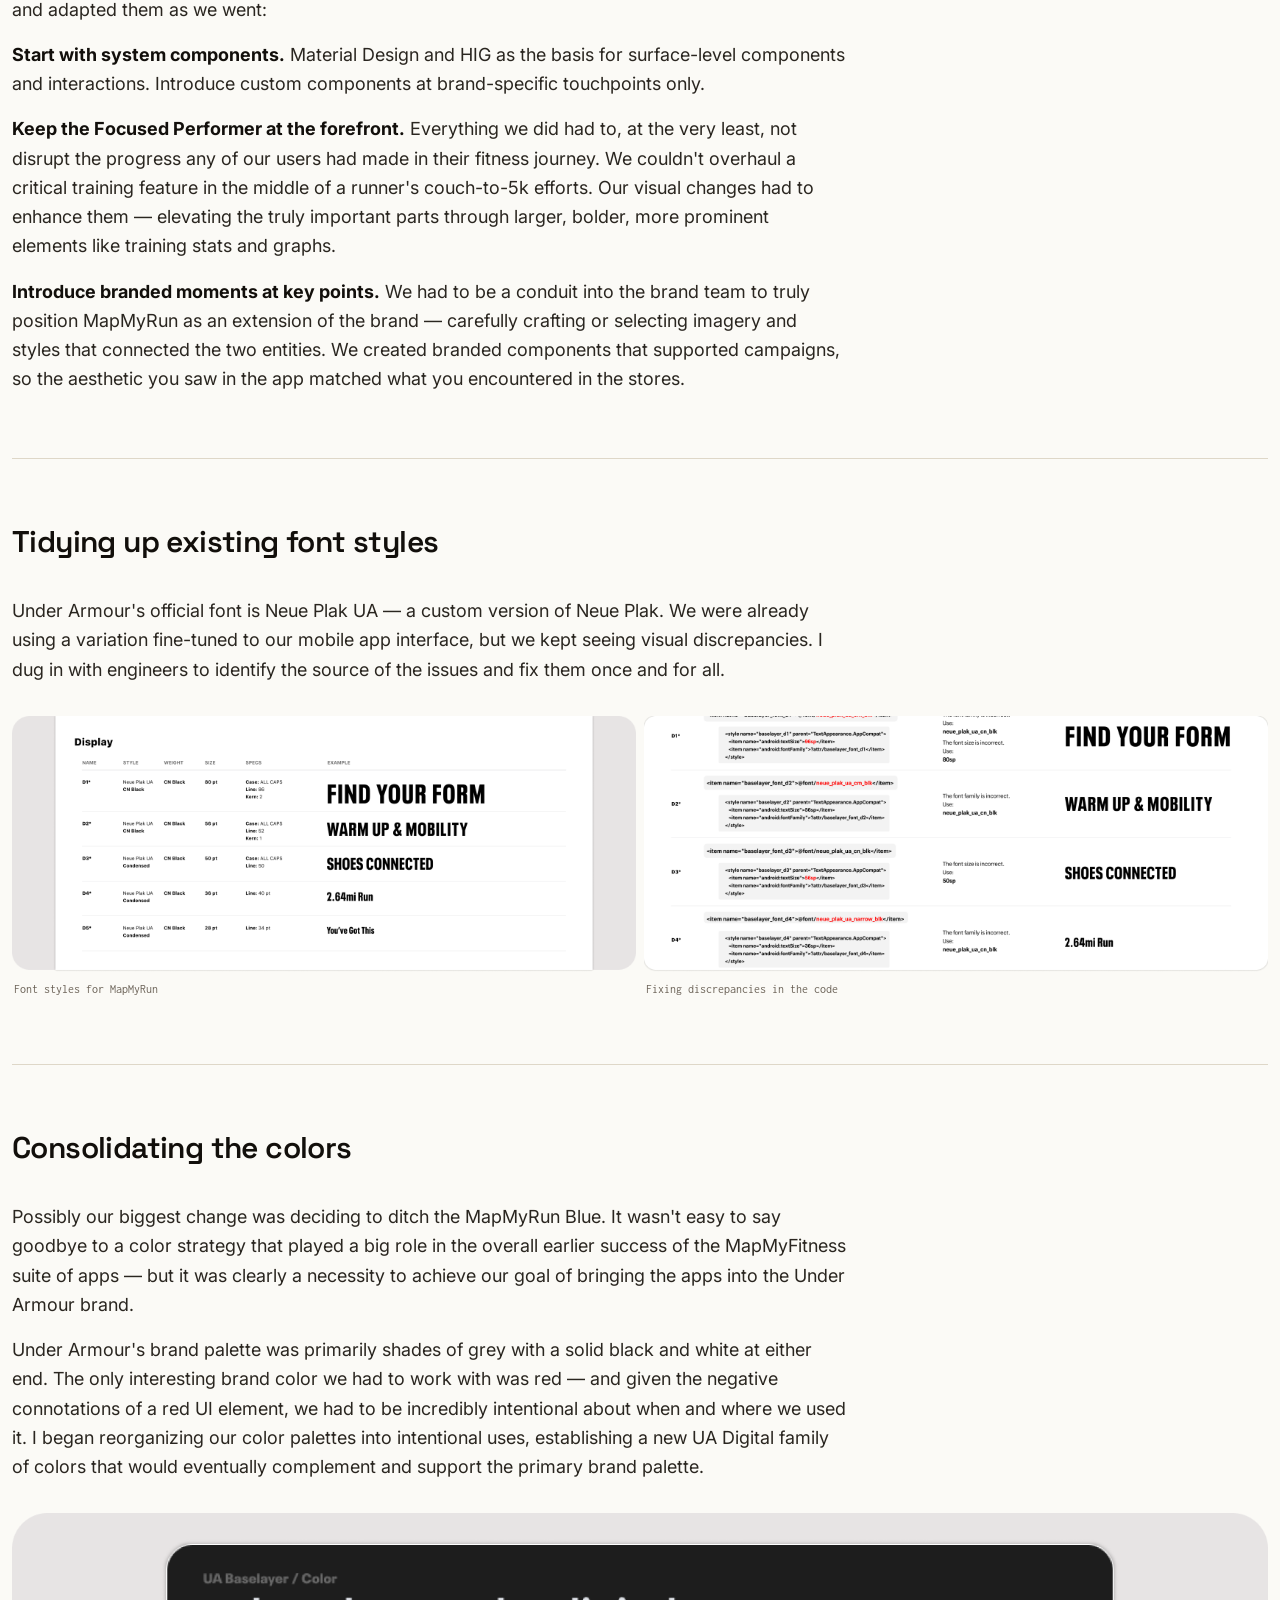
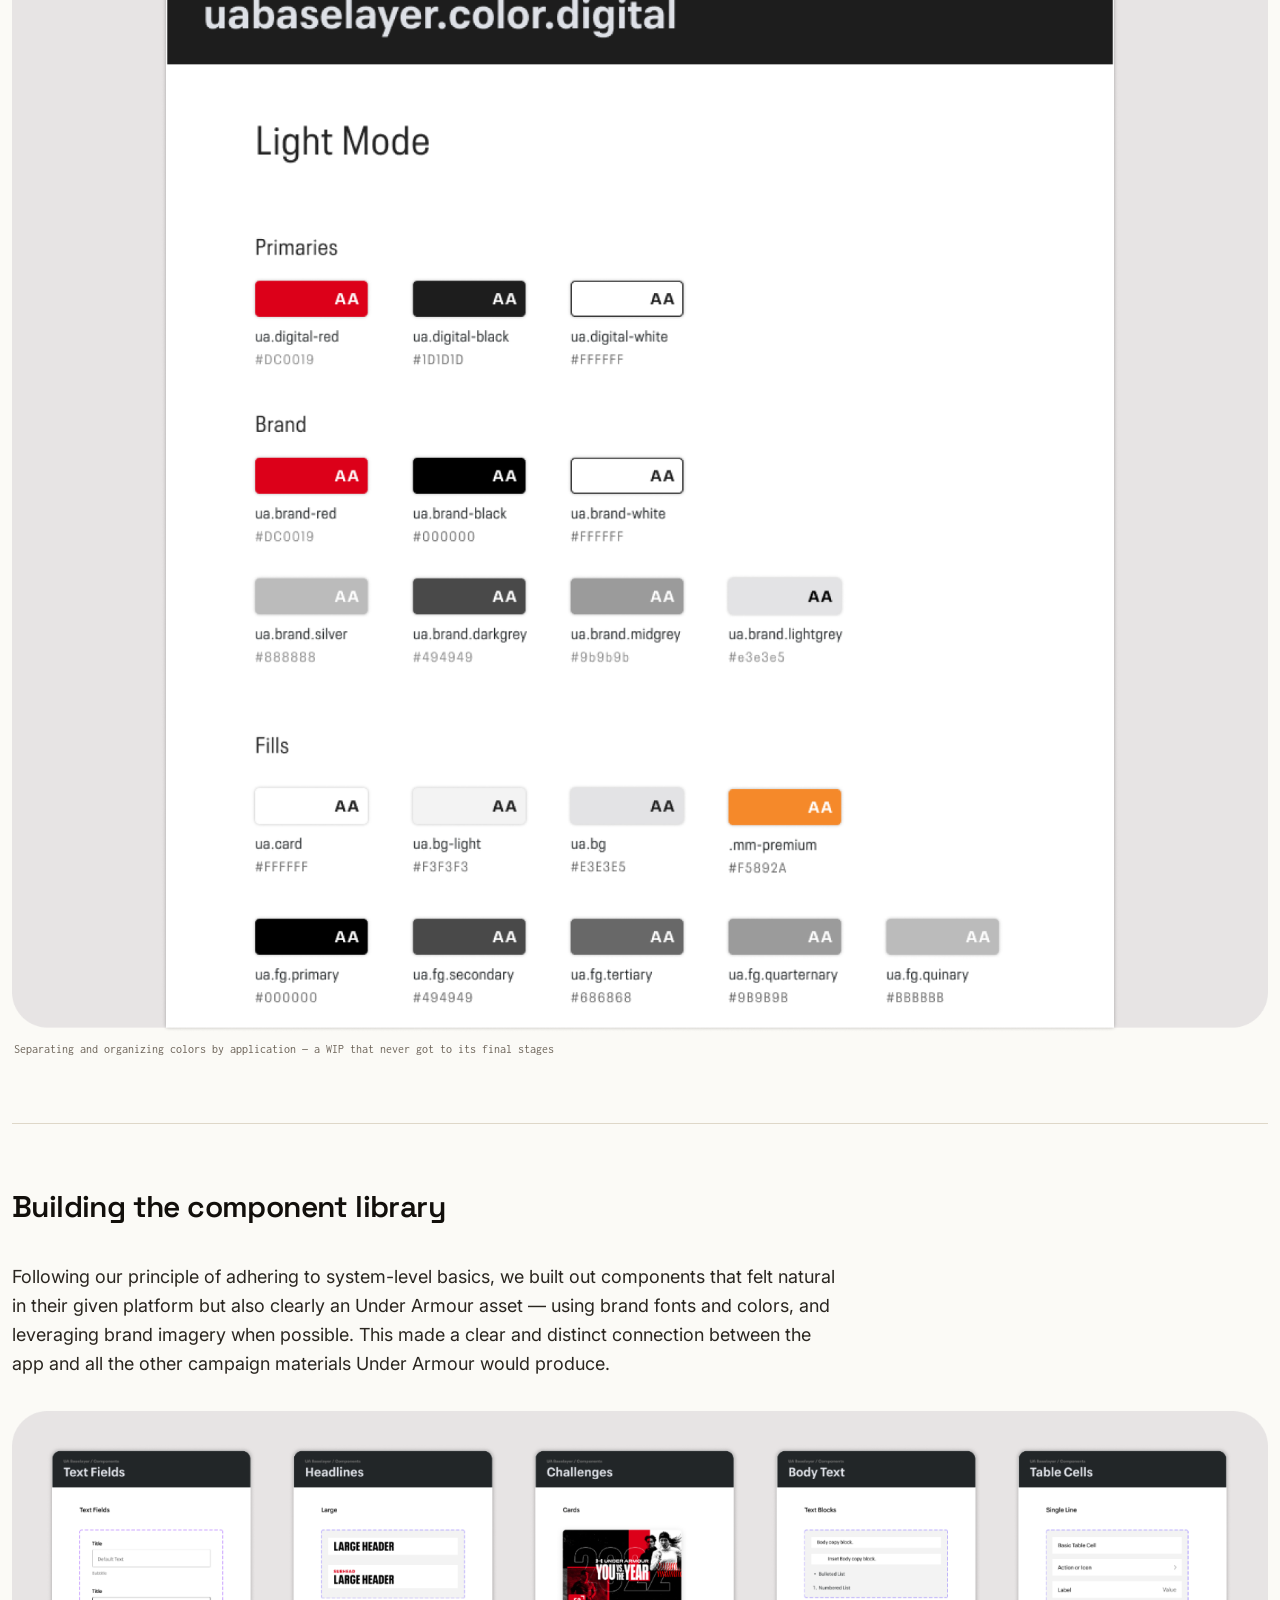
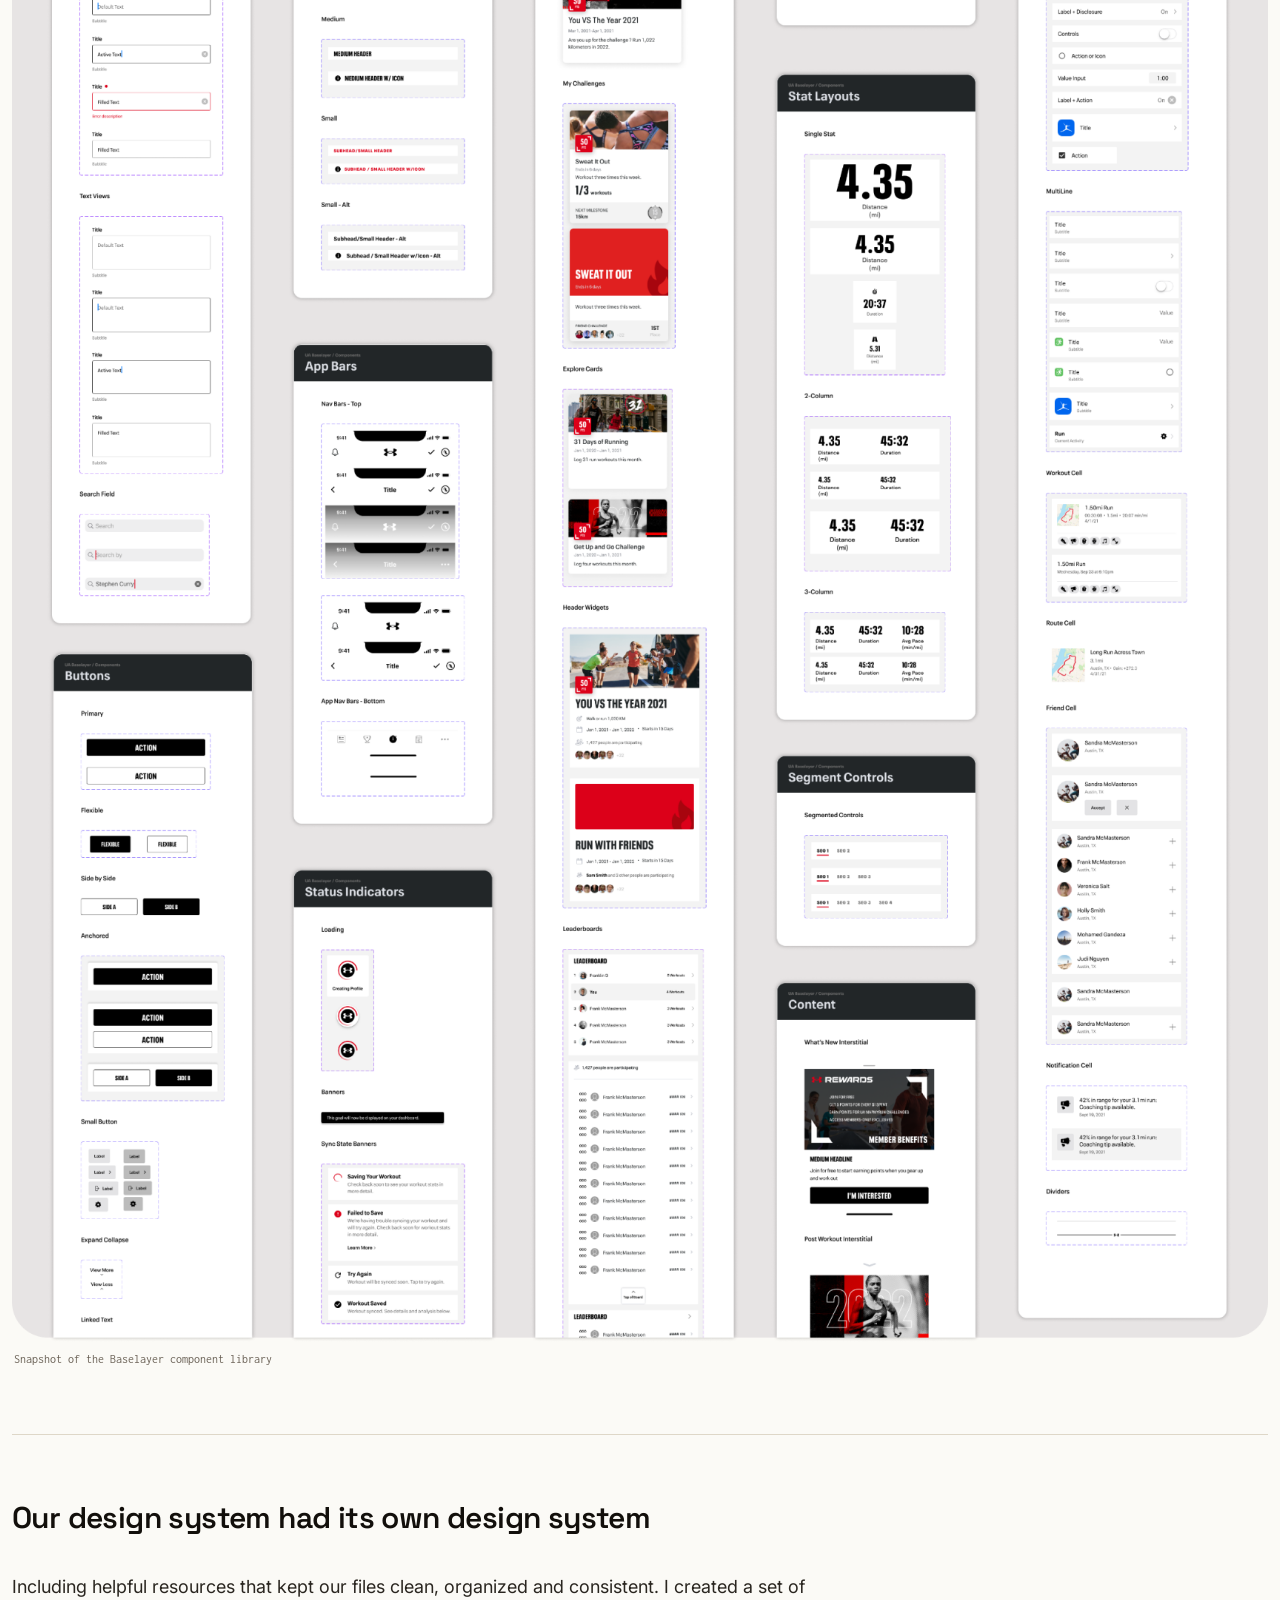
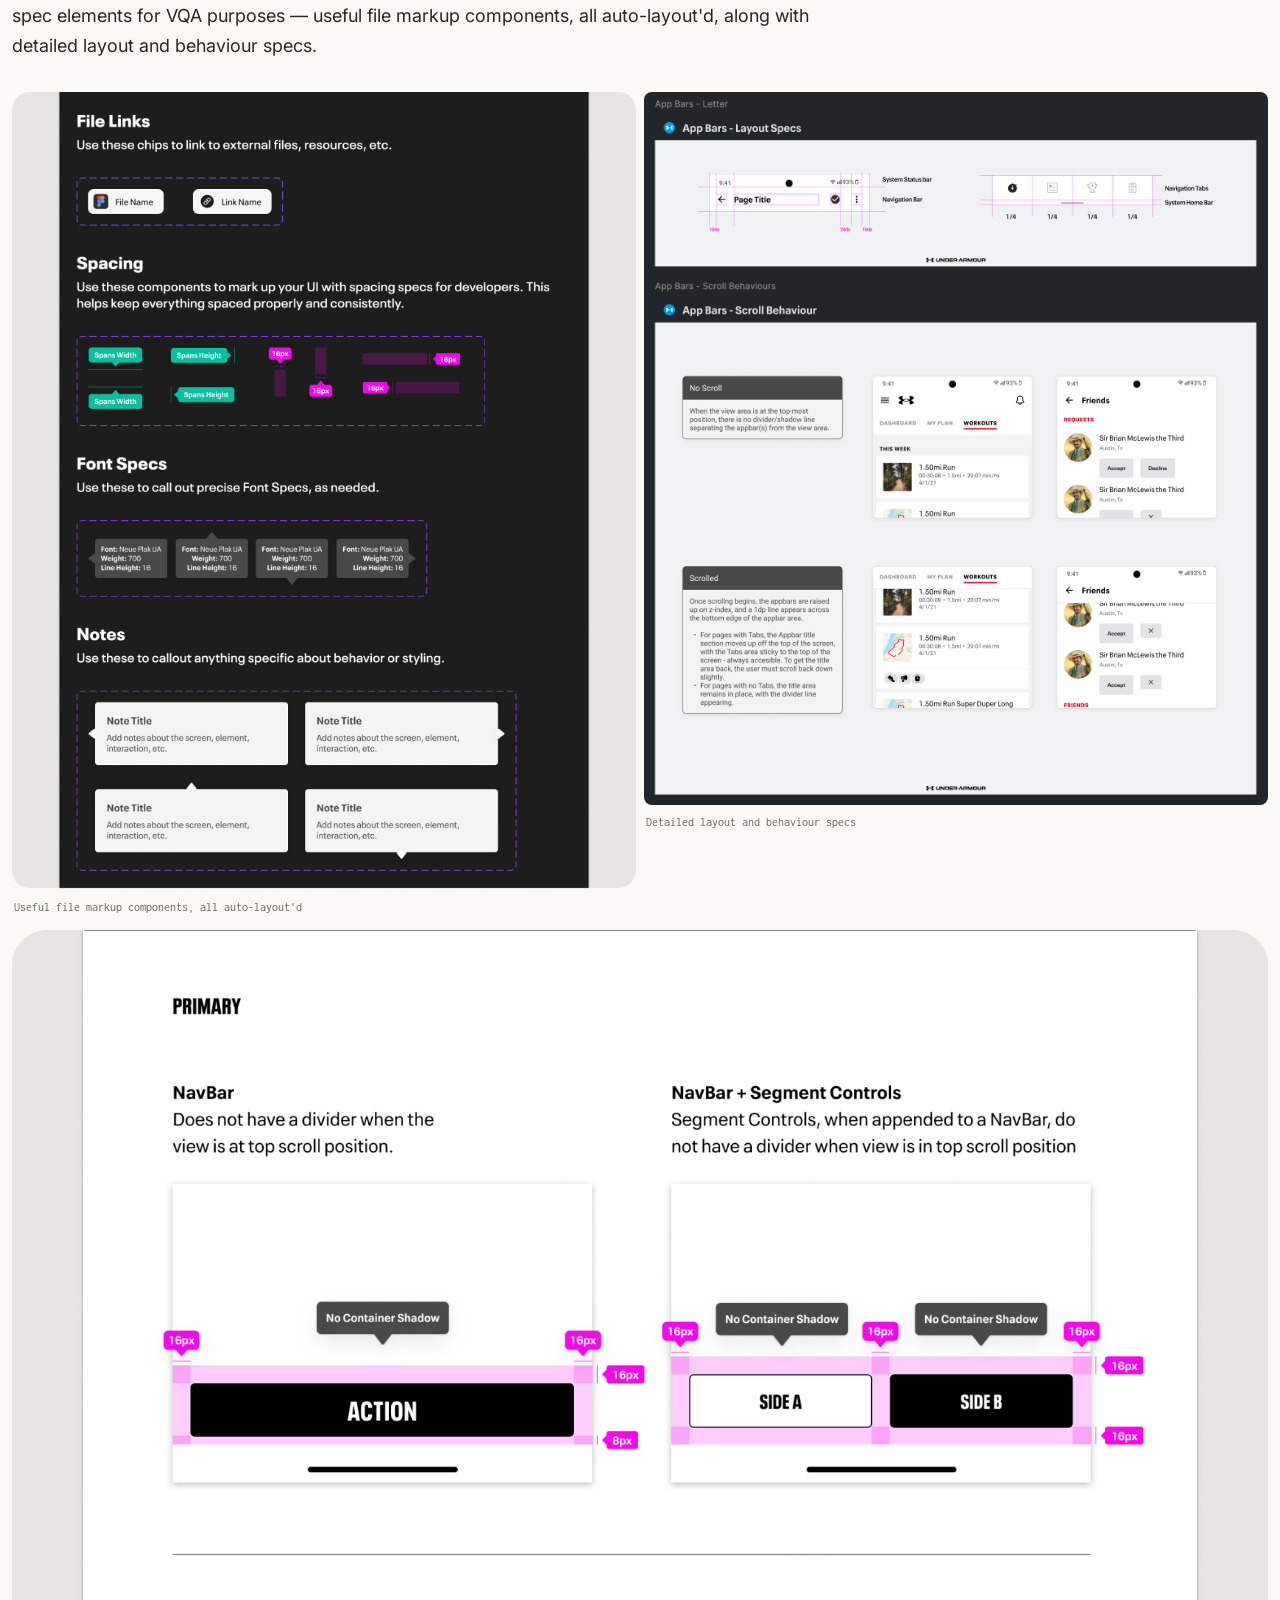
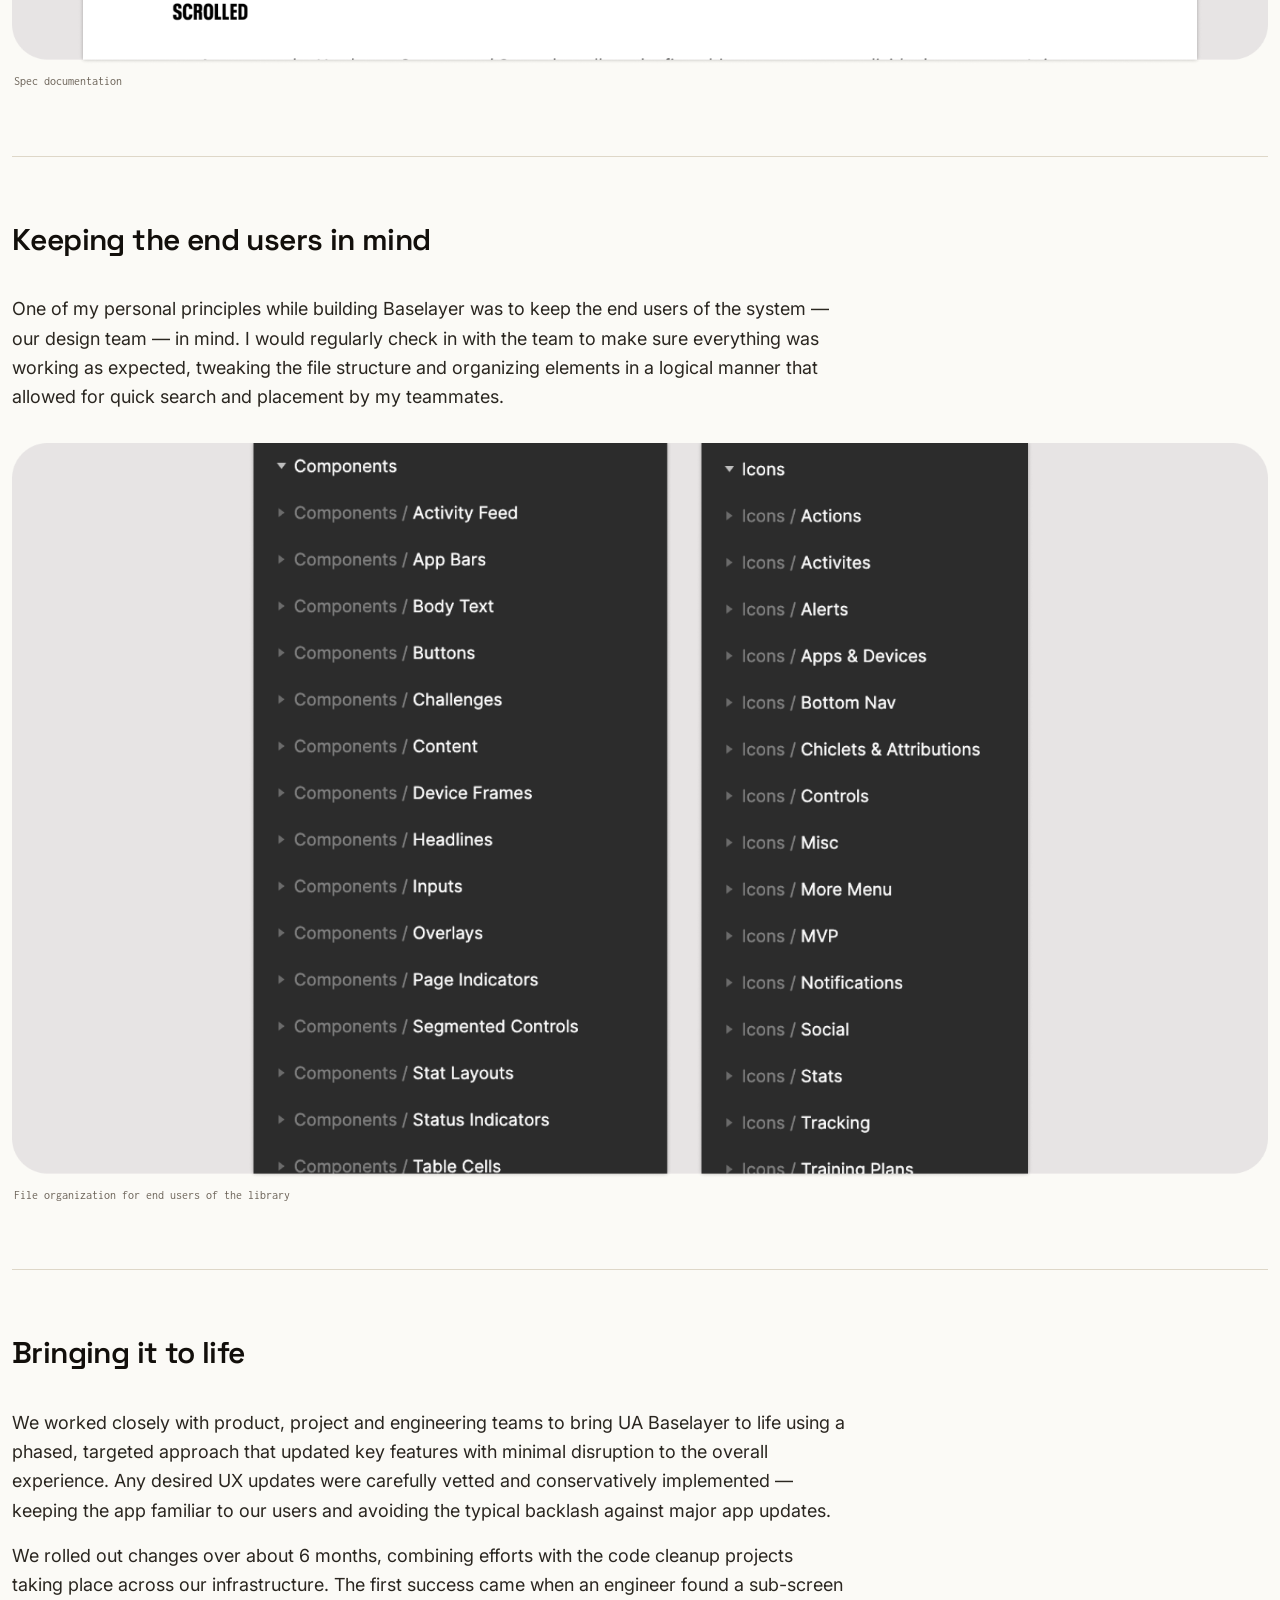
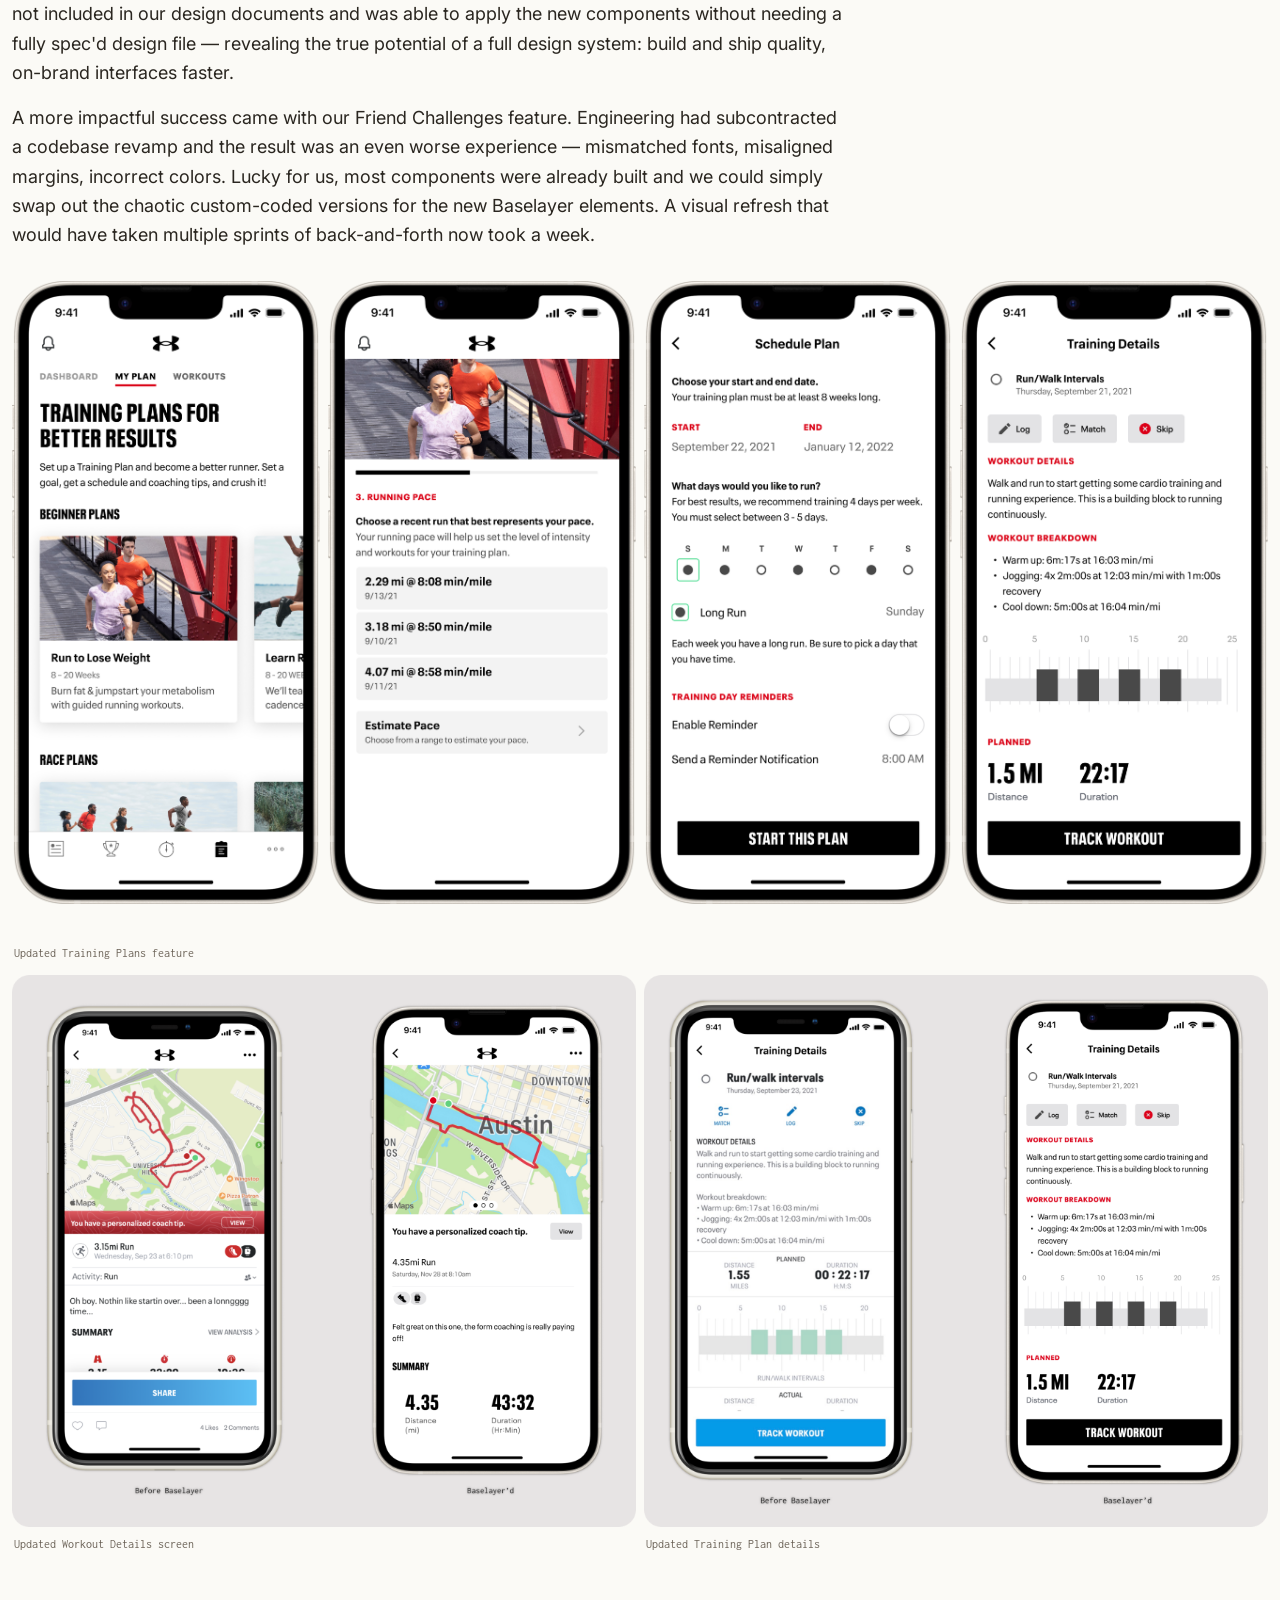
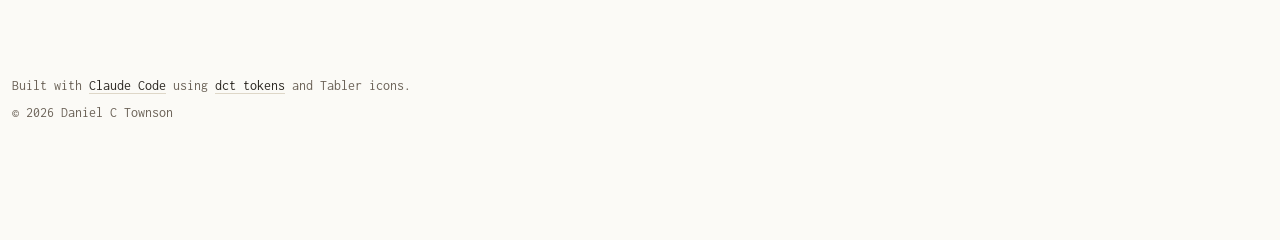
<file: ua-baselayer/index.html>
<!DOCTYPE html>
<html lang="en" data-theme="light">
<head>
  <meta charset="UTF-8" />
  <meta name="viewport" content="width=device-width, initial-scale=1.0" />
  <!-- Apply saved theme before first paint so dark mode doesn't flash light. -->
  <script>try { var t = localStorage.getItem('dct-theme'); if (t) document.documentElement.setAttribute('data-theme', t); } catch (e) {}</script>
  <!-- Flag arrivals via the home card morph before first paint, so the hero skips its own fade (style.css "Page transition"). -->
  <script>addEventListener('pagereveal', function (e) { if (e.viewTransition) document.documentElement.classList.add('is-arriving'); });</script>
  <title>UA Baselayer — dctownson.com</title>
  <link rel="preconnect" href="https://fonts.googleapis.com" />
  <link rel="preconnect" href="https://fonts.gstatic.com" crossorigin />
  <link href="https://fonts.googleapis.com/css2?family=Inter:wght@300;400;500;600;700&family=Space+Grotesk:wght@400;500;600;700&family=Inconsolata:wght@400;500;600;700;800;900&display=swap" rel="stylesheet" />
  <link rel="stylesheet" href="../tokens.css" />
  <link rel="stylesheet" href="../style.css" />
  <script src="../components.js" defer blocking="render"></script>
  <style>

   

    /* ── Divider ───────────────────────────────────── */
    .cs-divider {
      border: none;
      border-top: 1px solid var(--color-border-default);
    }

  </style>
</head>
<body>
  <!-- Nav -->
  <site-nav type="casestudy" title="UA Baselayer Design System" depth="../"></site-nav>

  <div class="page">

  <div id="progress-bar"></div>

  <cs-hero
    eyebrow="Design System"
    title="UA Baselayer — Unifying the product with a brand-right design system"
    summary="Establish a scalable design system that brings multiple Under Armour digital products under one brand — giving the Focused Performer a true performance experience."
    image="../assets/images/card.hero.uabaselayer.jpg"
    image-alt="UA Baselayer Design System hero"
    role="Lead Designer"
    timeframe="2021 – 2023"
    responsibilities="Co-lead design system across web, mobile, and wearables"
    keywords="Design System, Tokens, Components, Brand"></cs-hero>

  <!-- Content -->
  <div class="content anim anim-5">

    <div class="cs-body">

      <!-- Section 1 -->
      <section class="cs-section">
        <h2>Starting with 10+ years of design debt</h2>
        <p>After 10+ years on the market, MapMyRun was barely holding itself together with a decaying tech stack and a myriad of mismatched app experiences — none of which really aligned with the Under Armour brand. Multiple surveys over the years made it clear there was a distinct disconnect between the fitness-tracking apps we owned and Under Armour as a whole.</p>
        <p>Engineering teams started planning to completely overhaul the tech stack — ripping out old unused code, rebuilding databases from the ground up, and optimizing the overall responsiveness of the app. Our design team took this opportunity to give the app a complete visual refresh and increase brand affinity.</p>
        <div class="img-grid cols-1">
          <div>
            <div class="img-wrap" data-caption="Visual refresh direction — visioning for UA MapMyRun">
              <img src="../assets/images/cs.uabaselayer.visualrefresh1.png" alt="Visual refresh direction for UA MapMyRun" />
            </div>
            <p class="img-caption">Setting the direction — Visual Refresh</p>
          </div>
        </div>
      </section>

      <hr class="cs-divider" />

      <!-- Section 2 -->
      <section class="cs-section">
        <h2>Visioning for UA MapMyRun</h2>
        <p>Our goal was to envision what a true Under Armour running app could feel like, elevating the existing product features into a true performance and coaching service. Our 3–5 year plan was to shift MapMyRun from a casual consumer-level run tracking app into an essential tool for our core audience — the "Focused Performer". Tracking your activity was only a small part of the experience; the true value came in the analysis, insights and coaching we offered.</p>
        <p>After months of iterating and testing new visual and UX directions, we landed on some key themes, leveraging Under Armour's well-established brand guidelines into a comprehensive visual language for digital products. We decided it was time for a true Design System — one that would embody the Under Armour brand through the interface and scale across multiple digital products, from web to wearables. We dusted off an old attempt at a styleguide called Baselayer and pivoted it into a foundational design system.</p>
      </section>

      <hr class="cs-divider" />

      <!-- Section 3 -->
      <section class="cs-section">
        <h2>Let's establish some principles</h2>
        <p>Principles keep a project focused, aligned and on-track. We established some basic ones right away and adapted them as we went:</p>
        <p><strong style="color: var(--color-fg-default);">Start with system components.</strong> Material Design and HIG as the basis for surface-level components and interactions. Introduce custom components at brand-specific touchpoints only.</p>
        <p><strong style="color: var(--color-fg-default);">Keep the Focused Performer at the forefront.</strong> Everything we did had to, at the very least, not disrupt the progress any of our users had made in their fitness journey. We couldn't overhaul a critical training feature in the middle of a runner's couch-to-5k efforts. Our visual changes had to enhance them — elevating the truly important parts through larger, bolder, more prominent elements like training stats and graphs.</p>
        <p><strong style="color: var(--color-fg-default);">Introduce branded moments at key points.</strong> We had to be a conduit into the brand team to truly position MapMyRun as an extension of the brand — carefully crafting or selecting imagery and styles that connected the two entities. We created branded components that supported campaigns, so the aesthetic you saw in the app matched what you encountered in the stores.</p>
      </section>

      <hr class="cs-divider" />

      <!-- Section 4 -->
      <section class="cs-section">
        <h2>Tidying up existing font styles</h2>
        <p>Under Armour's official font is Neue Plak UA — a custom version of Neue Plak. We were already using a variation fine-tuned to our mobile app interface, but we kept seeing visual discrepancies. I dug in with engineers to identify the source of the issues and fix them once and for all.</p>
        <div class="img-grid cols-2">
          <div>
            <div class="img-wrap" data-caption="Font styles for MapMyRun">
              <img src="../assets/images/cs.uabaselayer.fonts1.png" alt="Font styles for MapMyRun" />
            </div>
            <p class="img-caption">Font styles for MapMyRun</p>
          </div>
          <div>
            <div class="img-wrap" data-caption="Fixing font discrepancies in the code">
              <img src="../assets/images/cs.uabaselayer.fonts2.png" alt="Fixing discrepancies in the code" />
            </div>
            <p class="img-caption">Fixing discrepancies in the code</p>
          </div>
        </div>
      </section>

      <hr class="cs-divider" />

      <!-- Section 5 -->
      <section class="cs-section">
        <h2>Consolidating the colors</h2>
        <p>Possibly our biggest change was deciding to ditch the MapMyRun Blue. It wasn't easy to say goodbye to a color strategy that played a big role in the overall earlier success of the MapMyFitness suite of apps — but it was clearly a necessity to achieve our goal of bringing the apps into the Under Armour brand.</p>
        <p>Under Armour's brand palette was primarily shades of grey with a solid black and white at either end. The only interesting brand color we had to work with was red — and given the negative connotations of a red UI element, we had to be incredibly intentional about when and where we used it. I began reorganizing our color palettes into intentional uses, establishing a new UA Digital family of colors that would eventually complement and support the primary brand palette.</p>
        <div class="img-grid cols-1">
          <div>
            <div class="img-wrap" data-caption="Separating and organizing colors by application">
              <img src="../assets/images/cs.uabaselayer.colors1.png" alt="Color organization by application" />
            </div>
            <p class="img-caption">Separating and organizing colors by application — a WIP that never got to its final stages</p>
          </div>
        </div>
      </section>

      <hr class="cs-divider" />

      <!-- Section 6 -->
      <section class="cs-section">
        <h2>Building the component library</h2>
        <p>Following our principle of adhering to system-level basics, we built out components that felt natural in their given platform but also clearly an Under Armour asset — using brand fonts and colors, and leveraging brand imagery when possible. This made a clear and distinct connection between the app and all the other campaign materials Under Armour would produce.</p>
        <div class="img-grid cols-1">
          <div>
            <div class="img-wrap" data-caption="Snapshot of the Baselayer components">
              <img src="../assets/images/cs.uabaselayer.components1.png" alt="Baselayer component library snapshot" />
            </div>
            <p class="img-caption">Snapshot of the Baselayer component library</p>
          </div>
        </div>
      </section>

      <hr class="cs-divider" />

      <!-- Section 7 -->
      <section class="cs-section">
        <h2>Our design system had its own design system</h2>
        <p>Including helpful resources that kept our files clean, organized and consistent. I created a set of spec elements for VQA purposes — useful file markup components, all auto-layout'd, along with detailed layout and behaviour specs.</p>
        <div class="img-grid cols-2">
          <div>
            <div class="img-wrap" data-caption="Useful file markup components, all auto-layout'd">
              <img src="../assets/images/cs.uabaselayer.resources1.png" alt="File markup components" />
            </div>
            <p class="img-caption">Useful file markup components, all auto-layout'd</p>
          </div>
          <div>
            <div class="img-wrap" data-caption="Detailed layout and behaviour specs">
              <img src="../assets/images/cs.uabaselayer.resources2.png" alt="Layout and behaviour specs" />
            </div>
            <p class="img-caption">Detailed layout and behaviour specs</p>
          </div>
        </div>
        <div class="img-grid cols-1" style="margin-top: 12px;">
          <div>
            <div class="img-wrap" data-caption="Spec documentation">
              <img src="../assets/images/cs.uabaselayer.specs1.png" alt="Spec documentation" />
            </div>
            <p class="img-caption">Spec documentation</p>
          </div>
        </div>
      </section>

      <hr class="cs-divider" />

      <!-- Section 8 -->
      <section class="cs-section">
        <h2>Keeping the end users in mind</h2>
        <p>One of my personal principles while building Baselayer was to keep the end users of the system — our design team — in mind. I would regularly check in with the team to make sure everything was working as expected, tweaking the file structure and organizing elements in a logical manner that allowed for quick search and placement by my teammates.</p>
        <div class="img-grid cols-1">
          <div>
            <div class="img-wrap" data-caption="File organization for end users of the library">
              <img src="../assets/images/cs.uabaselayer.filestructure.png" alt="File organization for the design library" />
            </div>
            <p class="img-caption">File organization for end users of the library</p>
          </div>
        </div>
      </section>

      <hr class="cs-divider" />

      <!-- Section 9 -->
      <section class="cs-section">
        <h2>Bringing it to life</h2>
        <p>We worked closely with product, project and engineering teams to bring UA Baselayer to life using a phased, targeted approach that updated key features with minimal disruption to the overall experience. Any desired UX updates were carefully vetted and conservatively implemented — keeping the app familiar to our users and avoiding the typical backlash against major app updates.</p>
        <p>We rolled out changes over about 6 months, combining efforts with the code cleanup projects taking place across our infrastructure. The first success came when an engineer found a sub-screen not included in our design documents and was able to apply the new components without needing a fully spec'd design file — revealing the true potential of a full design system: build and ship quality, on-brand interfaces faster.</p>
        <p>A more impactful success came with our Friend Challenges feature. Engineering had subcontracted a codebase revamp and the result was an even worse experience — mismatched fonts, misaligned margins, incorrect colors. Lucky for us, most components were already built and we could simply swap out the chaotic custom-coded versions for the new Baselayer elements. A visual refresh that would have taken multiple sprints of back-and-forth now took a week.</p>
        <div class="img-grid cols-4">
            <div class="img-wrap" data-caption="Updated Training Plans feature using Baselayer components">
              <img src="../assets/images/cs.uabaselayer.trainingplans1.png" alt="Updated Training Plans feature" />
            </div>
            <div class="img-wrap" data-caption="Updated Training Plans feature using Baselayer components">
              <img src="../assets/images/cs.uabaselayer.trainingplans2.png" alt="Updated Training Plans feature" />
            </div>
            <div class="img-wrap" data-caption="Updated Training Plans feature using Baselayer components">
              <img src="../assets/images/cs.uabaselayer.trainingplans3.png" alt="Updated Training Plans feature" />
            </div>
            <div class="img-wrap" data-caption="Updated Training Plans feature using Baselayer components">
              <img src="../assets/images/cs.uabaselayer.trainingplans.details.png" alt="Updated Training Plans feature" />
            </div>
            <p class="img-caption">Updated Training Plans feature</p>
           
        </div>
        <div class="img-grid cols-2" style="margin-top: 12px;">
          <div>
            <div class="img-wrap" data-caption="Updated Workout Details screen using Baselayer components">
              <img src="../assets/images/cs.uabaselayer.results.postworkoutpng.png" alt="Updated Workout Details screen" />
            </div>
            <p class="img-caption">Updated Workout Details screen</p>
          </div>
          <div>
            <div class="img-wrap" data-caption="Updated Training Plan details using Baselayer components">
              <img src="../assets/images/cs.uabaselayer.results.trainingplandetails.png" alt="Updated Training Plan details" />
            </div>
            <p class="img-caption">Updated Training Plan details</p>
          </div>
        </div>
      </section>

    </div>
    <site-footer depth="../"></site-footer>

  </div>

  <script>
    // Reading progress
    const bar = document.getElementById('progress-bar');
    window.addEventListener('scroll', () => {
      const scrollTop = window.scrollY;
      const docHeight = document.documentElement.scrollHeight - window.innerHeight;
      bar.style.width = (docHeight > 0 ? (scrollTop / docHeight) * 100 : 0) + '%';
    });
  </script>
  </div>
</body>
</html>
</file>
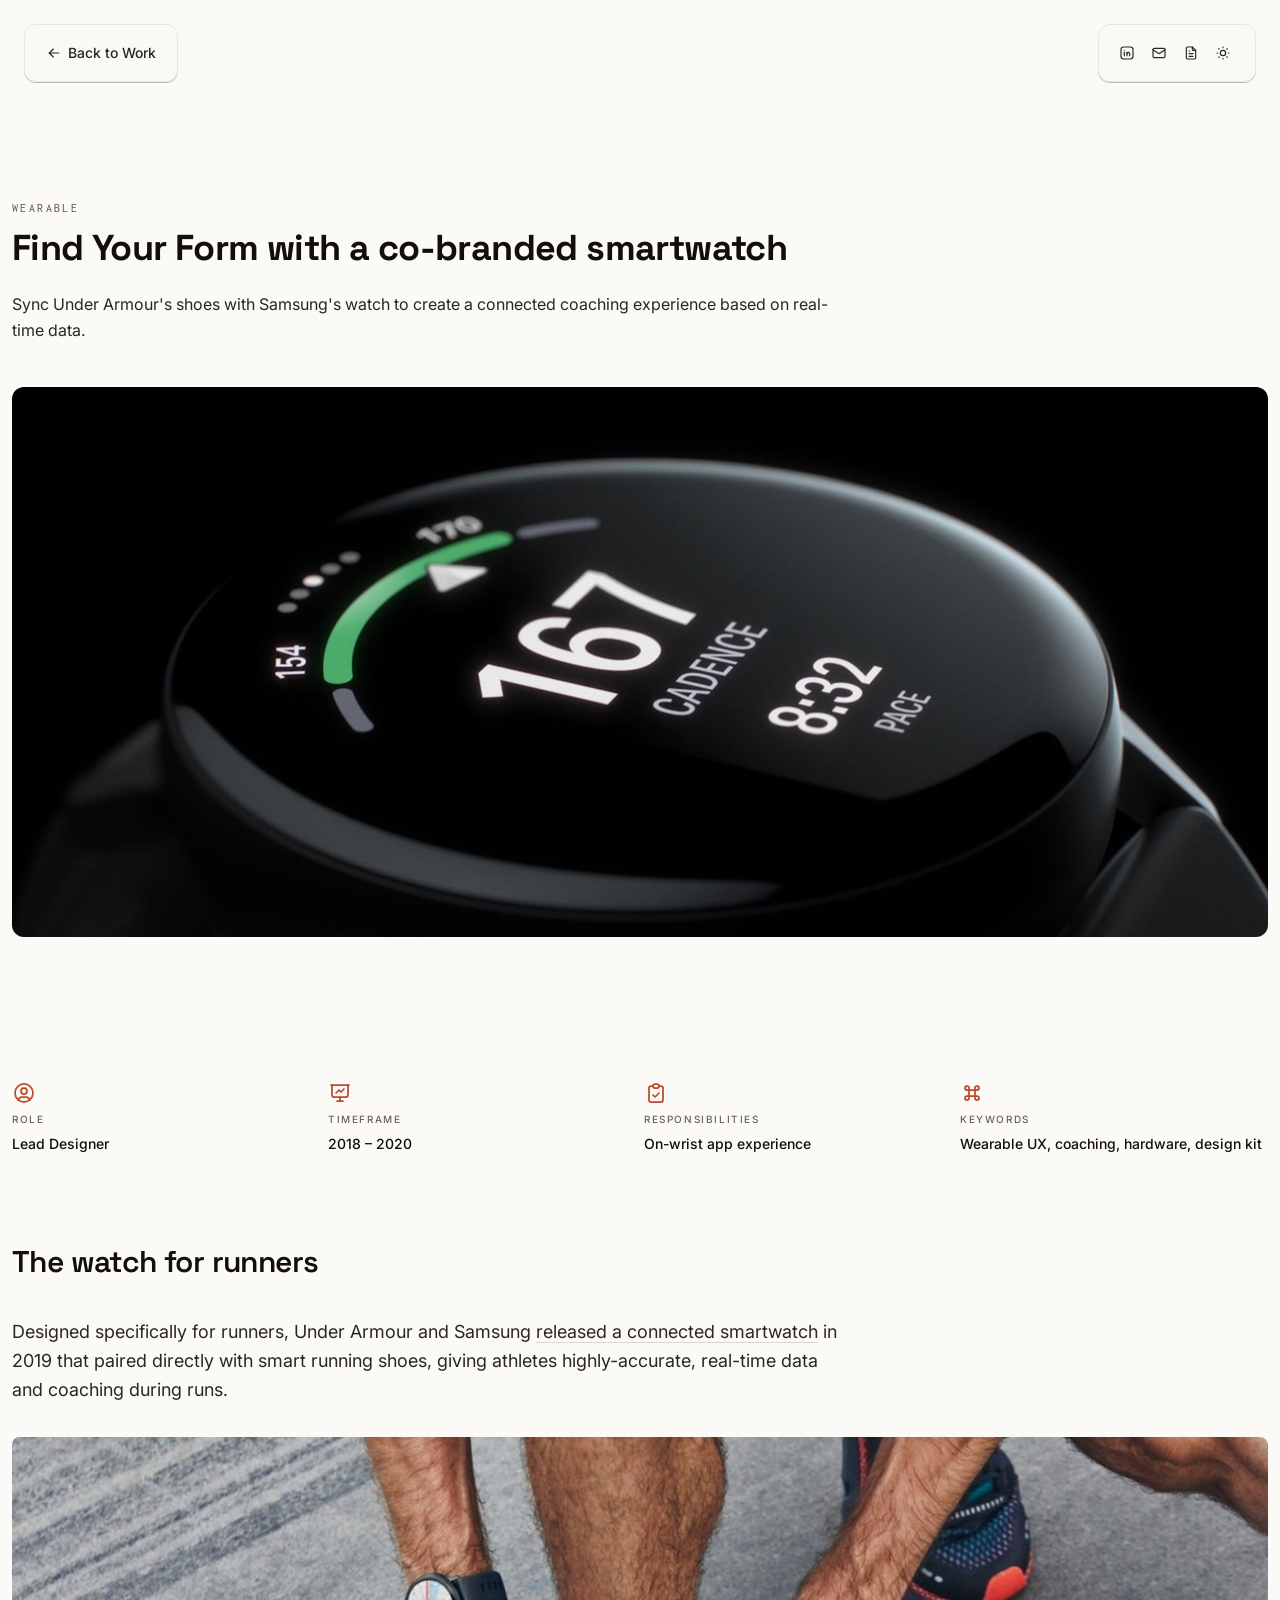
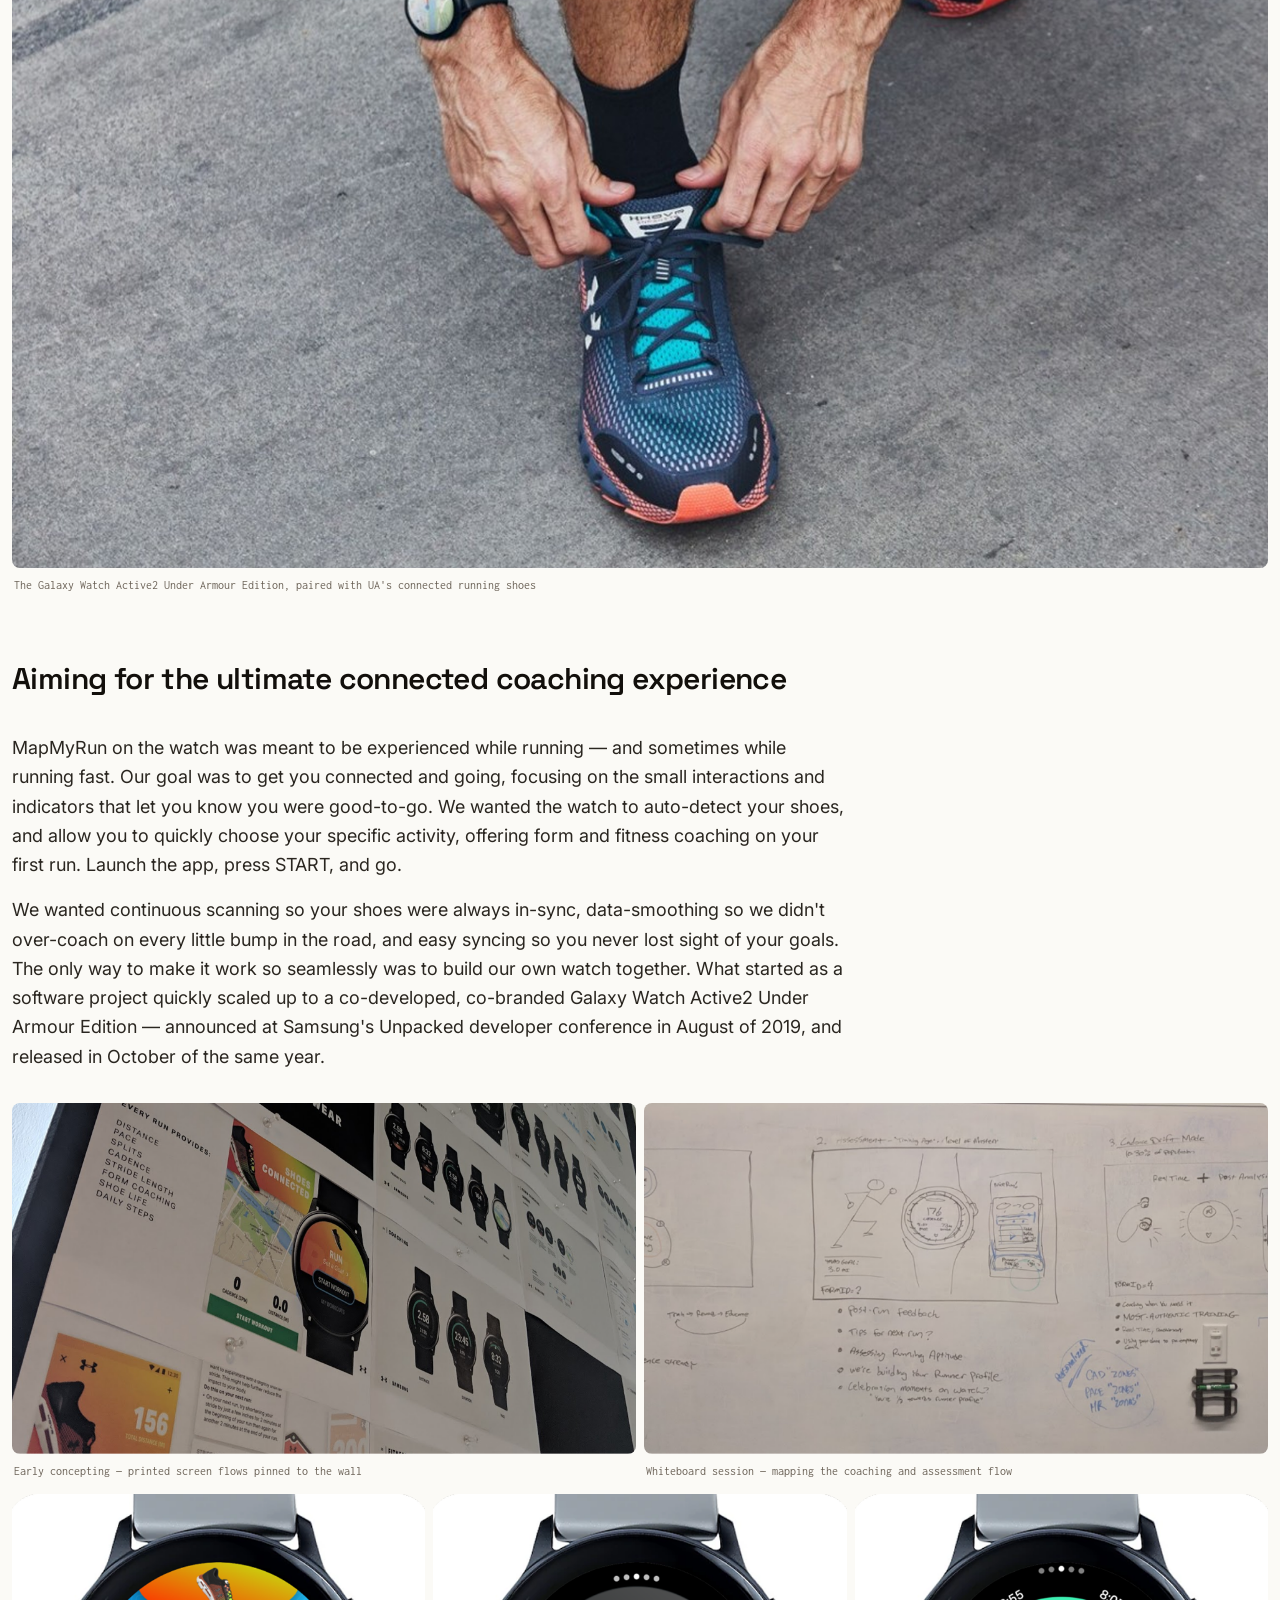
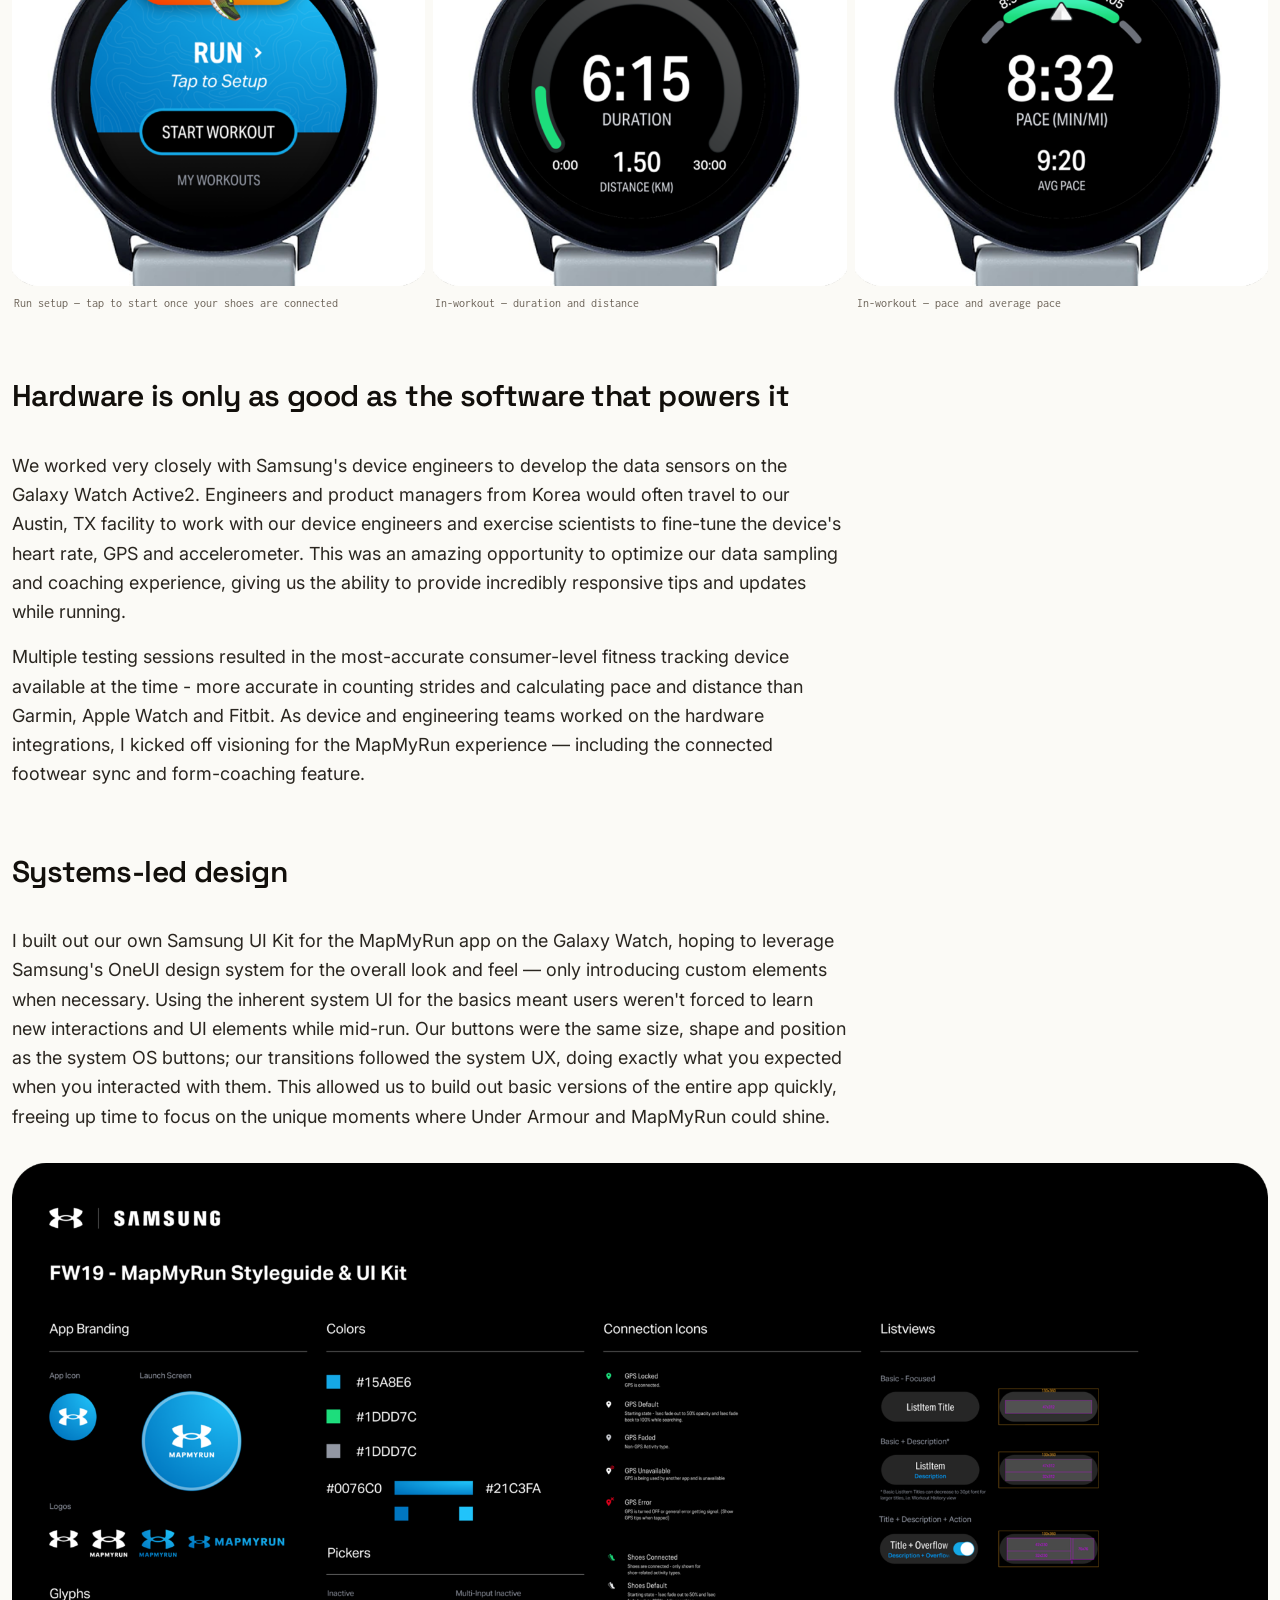
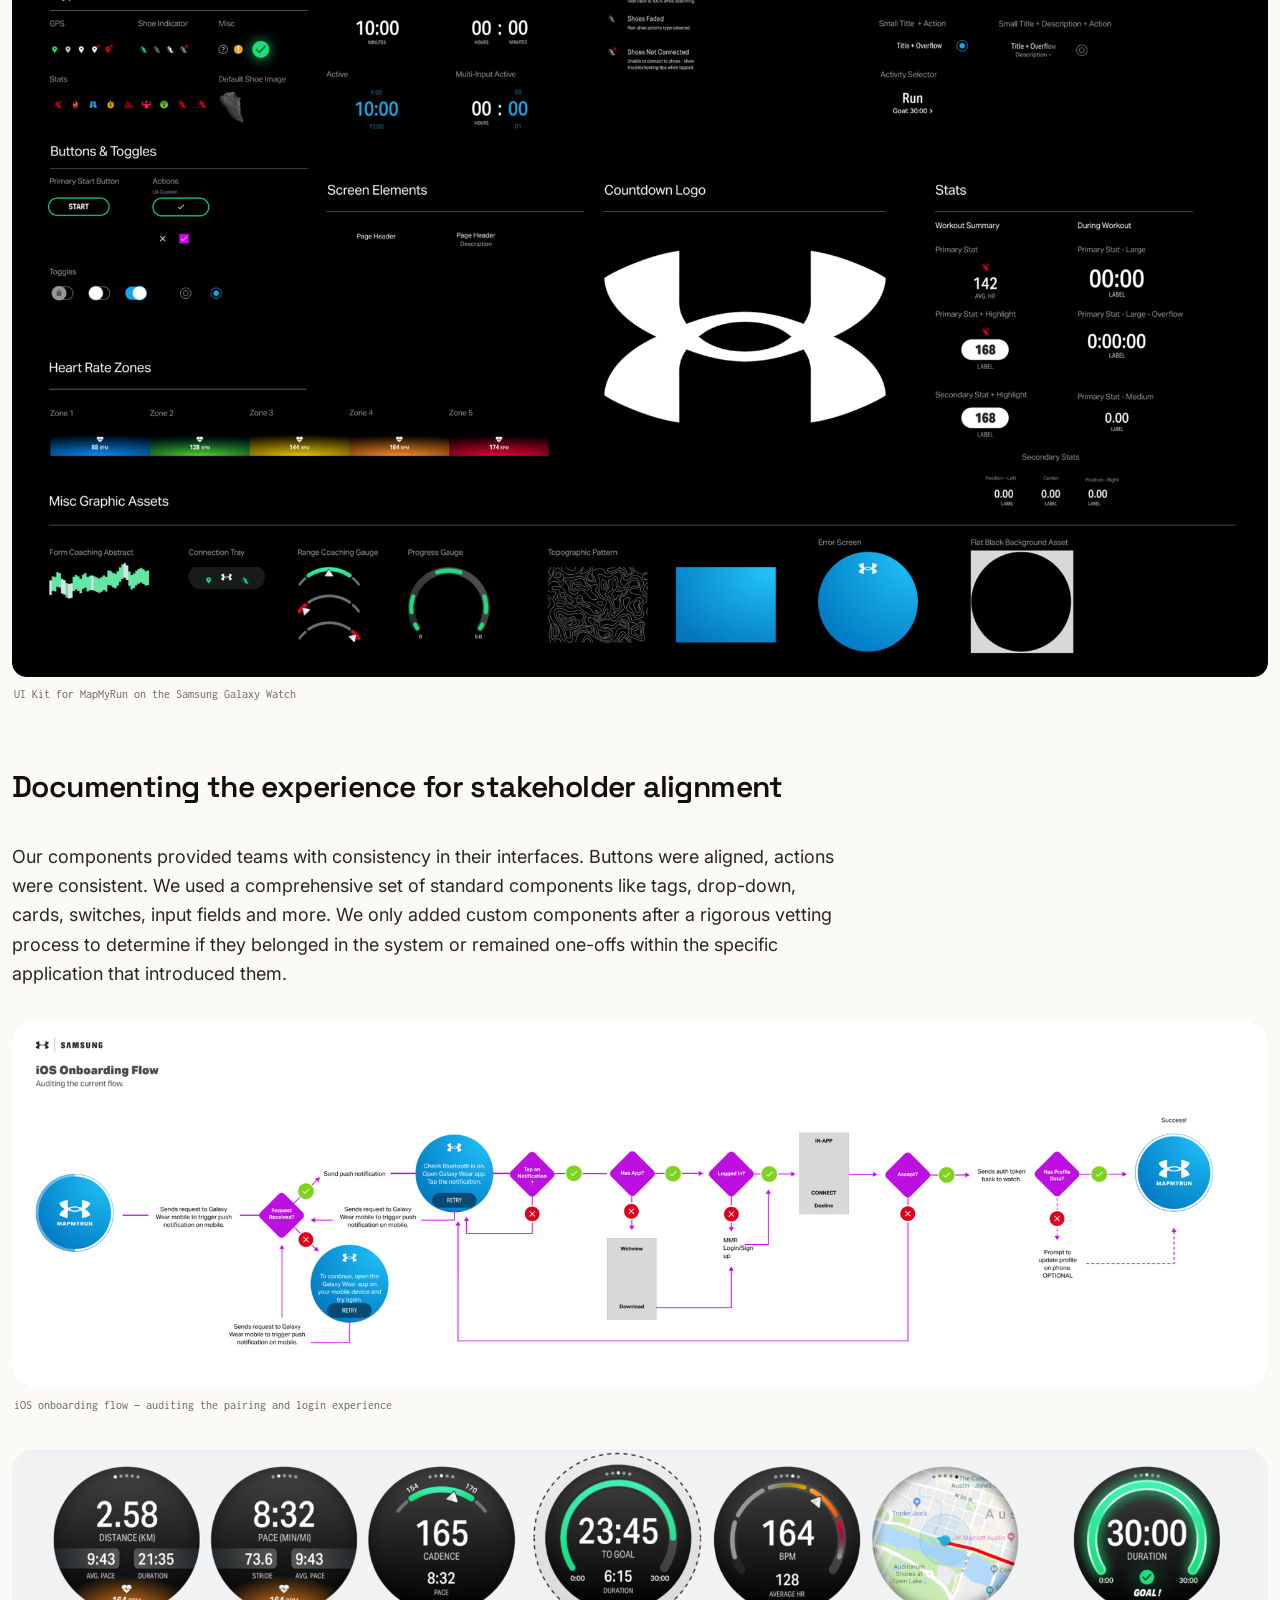
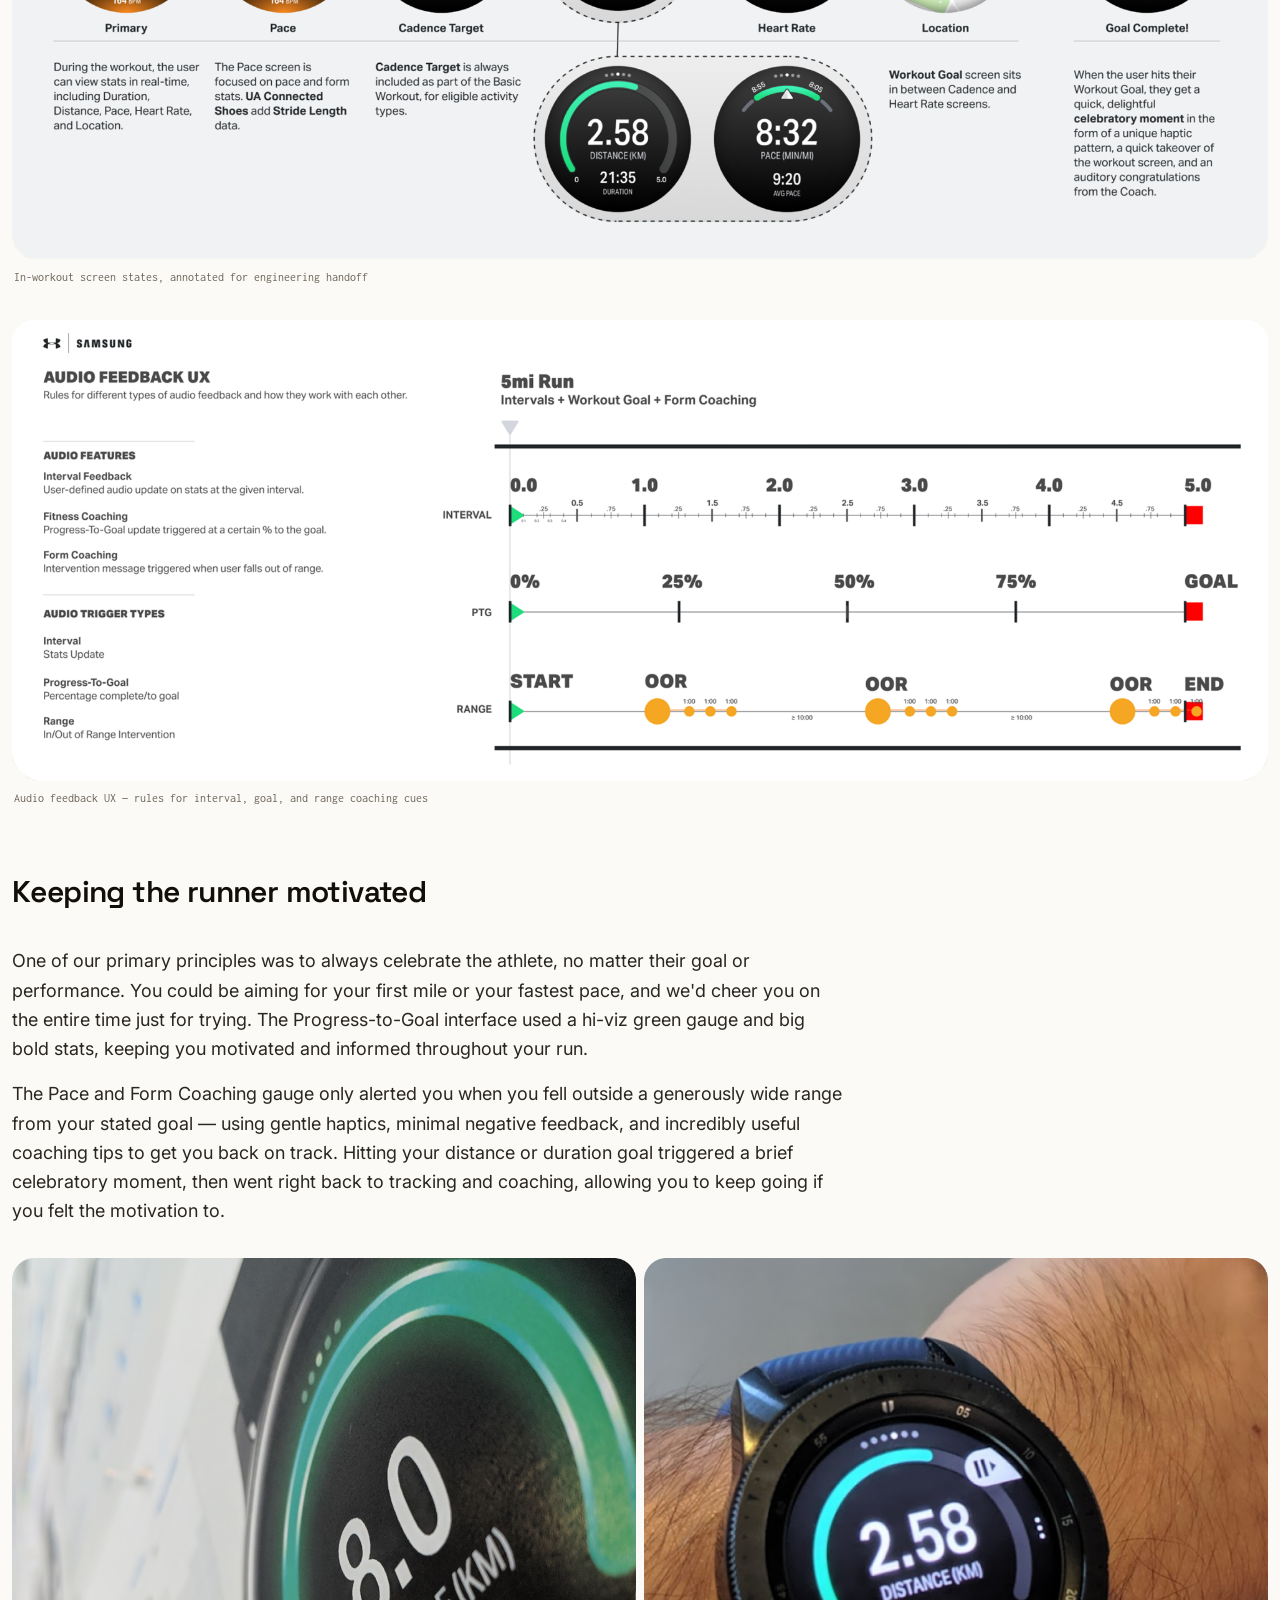
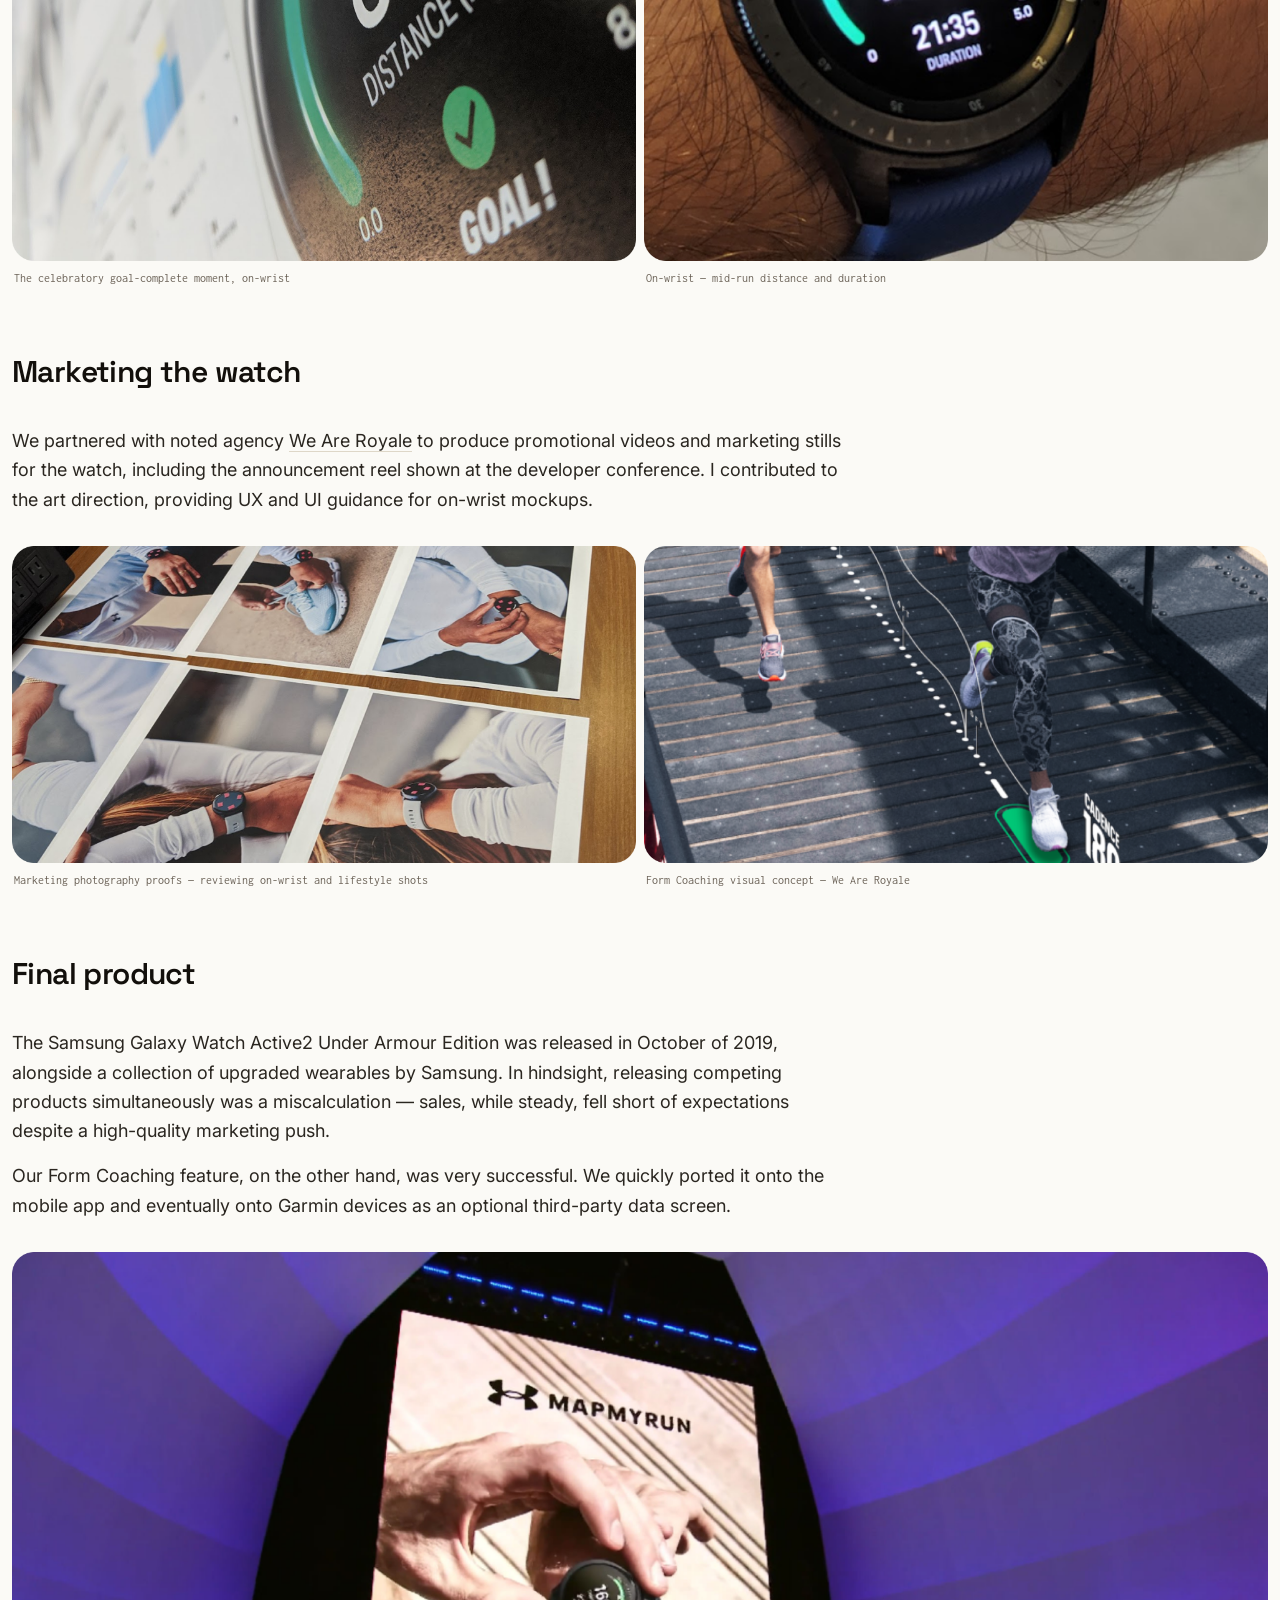
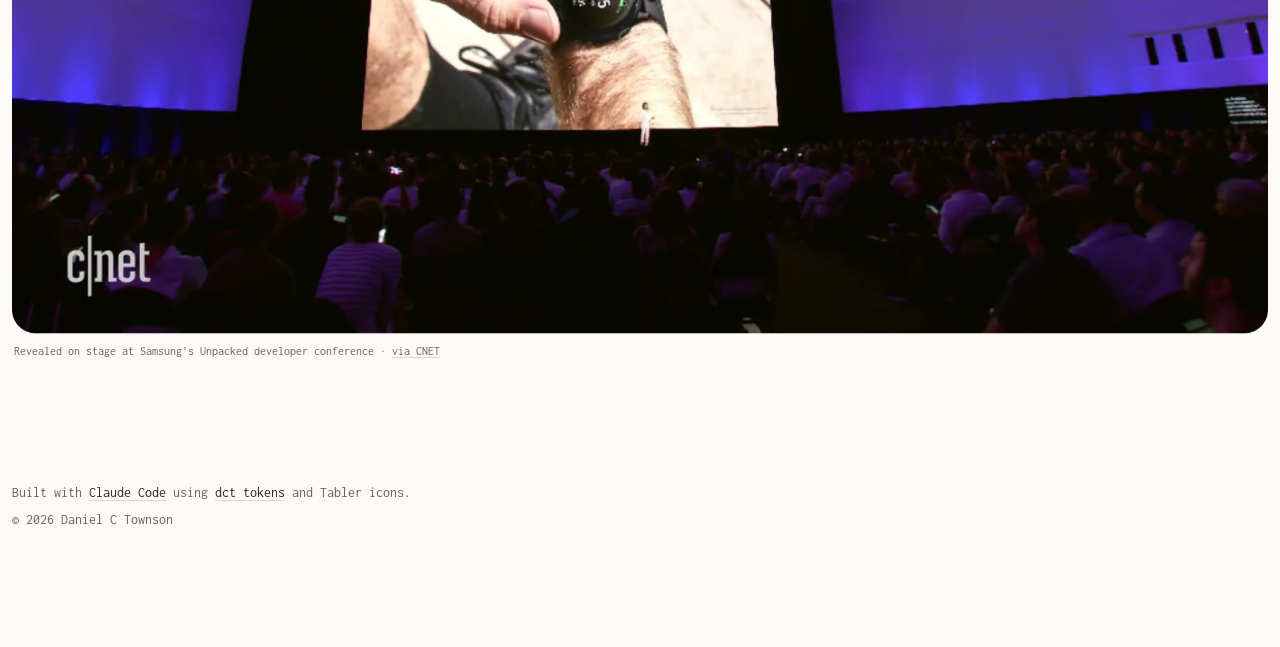
<file: ua-samsung/index.html>
<!DOCTYPE html>
<html lang="en" data-theme="light">
<head>
  <meta charset="UTF-8" />
  <meta name="viewport" content="width=device-width, initial-scale=1.0" />
  <!-- Apply saved theme before first paint so dark mode doesn't flash light. -->
  <script>try { var t = localStorage.getItem('dct-theme'); if (t) document.documentElement.setAttribute('data-theme', t); } catch (e) {}</script>
  <!-- Flag arrivals via the home card morph before first paint, so the hero skips its own fade (style.css "Page transition"). -->
  <script>addEventListener('pagereveal', function (e) { if (e.viewTransition) document.documentElement.classList.add('is-arriving'); });</script>
  <title>UA × Samsung — dctownson.com</title>
  <link rel="stylesheet" href="../tokens.css" />
  <link rel="stylesheet" href="../style.css" />
  <link rel="preconnect" href="https://fonts.googleapis.com" />
  <link rel="preconnect" href="https://fonts.gstatic.com" crossorigin />
  <link href="https://fonts.googleapis.com/css2?family=Inter:wght@300;400;500;600;700&family=Space+Grotesk:wght@400;500;600;700&family=Inconsolata:wght@400;500;600;700;800;900&display=swap" rel="stylesheet" />
  <script src="../components.js" defer blocking="render"></script>
  <style>
  </style>
</head>
<body>
<!-- Nav -->
<site-nav type="casestudy" title="UA × Samsung Galaxy Watch Active2" depth="../"></site-nav>

<div class="page">
  <div id="progress-bar"></div>

  <cs-hero
    eyebrow="Wearable"
    title="Find Your Form with a co-branded smartwatch"
    summary="Sync Under Armour's shoes with Samsung's watch to create a connected coaching experience based on real-time data."
    image="../assets/images/cs.uasamsung.hero.jpg"
    image-alt="Close-up of the Galaxy Watch Active2 Under Armour Edition, showing cadence and pace mid-run"
    role="Lead Designer"
    timeframe="2018 – 2020"
    responsibilities="On-wrist app experience"
    keywords="Wearable UX, coaching, hardware, design kit"></cs-hero>

  <!-- Content -->
  <div class="content anim anim-5">

    <div class="cs-body">

      <!-- Section 1 -->
      <section class="cs-section">
        <h2>The watch for runners</h2>
        <p>Designed specifically for runners, Under Armour and Samsung <a href="https://about.underarmour.com/en/stories/2019/10/the-watch-for-runners.html" target="_blank" rel="noopener" style="border-bottom: 1px solid var(--color-border-default);">released a connected smartwatch</a> in 2019 that paired directly with smart running shoes, giving athletes highly-accurate, real-time data and coaching during runs.</p>
        <div class="img-grid cols-1">
          <div>
            <div class="img-wrap" data-caption="The Galaxy Watch Active2 Under Armour Edition, paired with UA's connected running shoes">
              <img src="../assets/images/cs.uasamsung.runner.png" alt="Galaxy Watch Active2 Under Armour Edition paired with connected running shoes" />
            </div>
            <p class="img-caption">The Galaxy Watch Active2 Under Armour Edition, paired with UA's connected running shoes</p>
          </div>
        </div>
      </section>

      <!-- Section 2 -->
      <section class="cs-section">
        <h2>Aiming for the ultimate connected coaching experience</h2>
        <p>MapMyRun on the watch was meant to be experienced while running — and sometimes while running fast. Our goal was to get you connected and going, focusing on the small interactions and indicators that let you know you were good-to-go. We wanted the watch to auto-detect your shoes, and allow you to quickly choose your specific activity, offering form and fitness coaching on your first run. Launch the app, press START, and go.</p>
        <p>We wanted continuous scanning so your shoes were always in-sync, data-smoothing so we didn't over-coach on every little bump in the road, and easy syncing so you never lost sight of your goals. The only way to make it work so seamlessly was to build our own watch together. What started as a software project quickly scaled up to a co-developed, co-branded Galaxy Watch Active2 Under Armour Edition — announced at Samsung's Unpacked developer conference in August of 2019, and released in October of the same year.</p>
        <div class="img-grid cols-2">
          <div>
            <div class="img-wrap" data-caption="Early concepting — printed screen flows pinned to the wall">
              <img src="../assets/images/cs.uasamsung.decks1.png" alt="Wall of printed watch-screen concepts, including the shoe-connection flow" />
            </div>
            <p class="img-caption">Early concepting — printed screen flows pinned to the wall</p>
          </div>
          <div>
            <div class="img-wrap" data-caption="Whiteboard session — mapping the coaching and assessment flow">
              <img src="../assets/images/cs.uasamsung.whiteboard1.png" alt="Whiteboard sketches mapping the coaching assessment and cadence-drift concepts" />
            </div>
            <p class="img-caption">Whiteboard session — mapping the coaching and assessment flow</p>
          </div>
        </div>
        <div class="img-grid cols-3" style="margin-top: 12px;">
          <div>
            <div class="img-wrap" data-caption="Run setup — tap to start once your shoes are connected">
              <img src="../assets/images/cs.uasamsung.onwatchstart.png" alt="Galaxy Watch run-setup screen with the Start Workout button" />
            </div>
            <p class="img-caption">Run setup — tap to start once your shoes are connected</p>
          </div>
          <div>
            <div class="img-wrap" data-caption="In-workout — duration and distance">
              <img src="../assets/images/cs.uasamsung.onwatchinwko1.png" alt="Galaxy Watch in-workout screen showing duration and distance" />
            </div>
            <p class="img-caption">In-workout — duration and distance</p>
          </div>
          <div>
            <div class="img-wrap" data-caption="In-workout — pace and average pace">
              <img src="../assets/images/cs.uasamsung.onwatchinwko2.png" alt="Galaxy Watch in-workout screen showing pace and average pace" />
            </div>
            <p class="img-caption">In-workout — pace and average pace</p>
          </div>
        </div>
      </section>

      <!-- Section 3 -->
      <section class="cs-section">
        <h2>Hardware is only as good as the software that powers it</h2>
        <p>We worked very closely with Samsung's device engineers to develop the data sensors on the Galaxy Watch Active2. Engineers and product managers from Korea would often travel to our Austin, TX facility to work with our device engineers and exercise scientists to fine-tune the device's heart rate, GPS and accelerometer. This was an amazing opportunity to optimize our data sampling and coaching experience, giving us the ability to provide incredibly responsive tips and updates while running.</p>
        <p>Multiple testing sessions resulted in the most-accurate consumer-level fitness tracking device available at the time - more accurate in counting strides and calculating pace and distance than Garmin, Apple Watch and Fitbit. As device and engineering teams worked on the hardware integrations, I kicked off visioning for the MapMyRun experience — including the connected footwear sync and form-coaching feature.</p>
      </section>

      <!-- Section 4 -->
      <section class="cs-section">
        <h2>Systems-led design</h2>
        <p>I built out our own Samsung UI Kit for the MapMyRun app on the Galaxy Watch, hoping to leverage Samsung's OneUI design system for the overall look and feel — only introducing custom elements when necessary. Using the inherent system UI for the basics meant users weren't forced to learn new interactions and UI elements while mid-run. Our buttons were the same size, shape and position as the system OS buttons; our transitions followed the system UX, doing exactly what you expected when you interacted with them. This allowed us to build out basic versions of the entire app quickly, freeing up time to focus on the unique moments where Under Armour and MapMyRun could shine.</p>
        <div class="img-grid cols-1">
          <div>
            <div class="img-wrap" data-caption="UI Kit for MapMyRun on the Samsung Galaxy Watch">
              <img src="../assets/images/cs.uasamsung.mmr.uikit.png" alt="MapMyRun Samsung Galaxy Watch UI Kit" />
            </div>
            <p class="img-caption">UI Kit for MapMyRun on the Samsung Galaxy Watch</p>
          </div>
        </div>
      </section>

      <!-- Section 5 -->
      <section class="cs-section">
        <h2>Documenting the experience for stakeholder alignment</h2>
        <p>Our components provided teams with consistency in their interfaces. Buttons were aligned, actions were consistent. We used a comprehensive set of standard components like tags, drop-down, cards, switches, input fields and more. We only added custom components after a rigorous vetting process to determine if they belonged in the system or remained one-offs within the specific application that introduced them.</p>
        <div class="img-grid cols-1">
          <div>
            <div class="img-wrap" data-caption="iOS onboarding flow — auditing the pairing and login experience">
              <img src="../assets/images/cs.uasamsung.uxflow1.png" alt="Flowchart documenting the iOS onboarding and pairing flow" />
            </div>
            <p class="img-caption">iOS onboarding flow — auditing the pairing and login experience</p>
          </div>
        </div>
        <div class="img-grid cols-1">
          <div>
            <div class="img-wrap" data-caption="In-workout screen states, annotated for engineering handoff">
              <img src="../assets/images/cs.uasamsung.wkoux.png" alt="Annotated grid of Galaxy Watch in-workout screens — primary stats, pace, cadence, heart rate, location, and goal complete" />
            </div>
            <p class="img-caption">In-workout screen states, annotated for engineering handoff</p>
          </div>
        </div>
        <div class="img-grid cols-1">
          <div>
            <div class="img-wrap" data-caption="Audio feedback UX — rules for interval, goal, and range coaching cues">
              <img src="../assets/images/cs.uasamsung.audiofeedbackux.png" alt="Documentation of audio feedback rules across a sample run — interval, progress-to-goal, and range triggers" />
            </div>
            <p class="img-caption">Audio feedback UX — rules for interval, goal, and range coaching cues</p>
          </div>
        </div>
      </section>

      <!-- Section 6 -->
      <section class="cs-section">
        <h2>Keeping the runner motivated</h2>
        <p>One of our primary principles was to always celebrate the athlete, no matter their goal or performance. You could be aiming for your first mile or your fastest pace, and we'd cheer you on the entire time just for trying. The Progress-to-Goal interface used a hi-viz green gauge and big bold stats, keeping you motivated and informed throughout your run.</p>
        <p>The Pace and Form Coaching gauge only alerted you when you fell outside a generously wide range from your stated goal — using gentle haptics, minimal negative feedback, and incredibly useful coaching tips to get you back on track. Hitting your distance or duration goal triggered a brief celebratory moment, then went right back to tracking and coaching, allowing you to keep going if you felt the motivation to.</p>
        <div class="img-grid cols-2">
          <div>
            <div class="img-wrap" data-caption="The celebratory goal-complete moment, on-wrist">
              <img src="../assets/images/cs.uasamsung.deck2.png" alt="Close-up of the Galaxy Watch screen showing a completed distance goal" />
            </div>
            <p class="img-caption">The celebratory goal-complete moment, on-wrist</p>
          </div>
          <div>
            <div class="img-wrap" data-caption="On-wrist — mid-run distance and duration">
              <img src="../assets/images/cs.uasamsung.onwrist.png" alt="Galaxy Watch worn on-wrist mid-run, showing distance and duration" />
            </div>
            <p class="img-caption">On-wrist — mid-run distance and duration</p>
          </div>
        </div>
      </section>

      <!-- Section 7 -->
      <section class="cs-section">
        <h2>Marketing the watch</h2>
        <p>We partnered with noted agency <a href="https://weareroyale.com/case-studies/ua-samsung-galaxy-watch-2/" target="_blank" rel="noopener" style="border-bottom: 1px solid var(--color-border-default);">We Are Royale</a> to produce promotional videos and marketing stills for the watch, including the announcement reel shown at the developer conference. I contributed to the art direction, providing UX and UI guidance for on-wrist mockups.</p>
        <div class="img-grid cols-2">
          <div>
            <div class="img-wrap" data-caption="Marketing photography proofs — reviewing on-wrist and lifestyle shots">
              <img src="../assets/images/cs.uasamsung.marketing1.png" alt="Printed marketing photo proofs of the watch on-wrist, laid out for review" />
            </div>
            <p class="img-caption">Marketing photography proofs — reviewing on-wrist and lifestyle shots</p>
          </div>
          <div>
            <div class="img-wrap" data-caption="Marketing still — Form Coaching visual concept by We Are Royale">
              <img src="../assets/images/cs.uasamsung.marketing2.png" alt="Form Coaching marketing visual" />
            </div>
            <p class="img-caption">Form Coaching visual concept — We Are Royale</p>
          </div>
        </div>
      </section>

      <!-- Section 8 -->
      <section class="cs-section">
        <h2>Final product</h2>
        <p>The Samsung Galaxy Watch Active2 Under Armour Edition was released in October of 2019, alongside a collection of upgraded wearables by Samsung. In hindsight, releasing competing products simultaneously was a miscalculation — sales, while steady, fell short of expectations despite a high-quality marketing push.</p>
        <p>Our Form Coaching feature, on the other hand, was very successful. We quickly ported it onto the mobile app and eventually onto Garmin devices as an optional third-party data screen.</p>
        <div class="img-grid cols-1">
          <div>
            <div class="img-wrap" data-caption="Revealed on stage at Samsung's Unpacked developer conference — via CNET">
              <img src="../assets/images/cs.uasamsung.devconf.png" alt="Samsung Unpacked conference stage showing the UA MapMyRun watch reveal" />
            </div>
            <p class="img-caption">Revealed on stage at Samsung's Unpacked developer conference · <a href="https://www.cnet.com/videos/samsung-debuts-under-armour-branded-galaxy-watch-active-2/" target="_blank" rel="noopener" style="border-bottom: 1px solid var(--color-border-default);">via CNET</a></p>
          </div>
        </div>
      </section>

    </div>
    <site-footer depth="../"></site-footer>

  </div>

  <script>
    // Reading progress
    const bar = document.getElementById('progress-bar');
    window.addEventListener('scroll', () => {
      const scrollTop = window.scrollY;
      const docHeight = document.documentElement.scrollHeight - window.innerHeight;
      bar.style.width = (docHeight > 0 ? (scrollTop / docHeight) * 100 : 0) + '%';
    });
  </script>
  </div>
</body>
</html>
</file>
<file: tokens.css>
/* ============================================================
   dct design tokens — Paper Grotesk direction
   Source of truth: figma.com/design/Mk1AtBGUwcneXunxMCnmKR
   Architecture: primitives → sys aliases → component usage

   Collections:
   • color     — warm stone gray ramp + blue (preserved)
   • accent    — terracotta ramp (primary accent, palette-agnostic name)
   • sys       — semantic aliases, references accent/* not blue/*
   • space     — spacing scale
   • border    — radius scale
   • font      — typography scale
   ============================================================ */

/* ------------------------------------------------------------
   PRIMITIVES — Gray (warm stone)
   ------------------------------------------------------------ */
   :root {

      --color-gray-50:       #fbfaf6;
      --color-gray-100:      #f3eee4;
      --color-gray-200:      #eae4d9;
      --color-gray-300:      #ded7c8;
      --color-gray-400:      #b8b0a0;
      --color-gray-500:      #8a8478;
      --color-gray-600:      #6b6257;
      --color-gray-700:      #4a453c;
      --color-gray-800:      #2a2620;
      --color-gray-900:      #1b1712;
      --color-gray-950:      #120f0b;
      --color-gray-default:  #1b1712;
      --color-gray-contrast: #ffffff;
      --color-gray-alpha-5:  rgba(27, 23, 18, 0.12);
    
      /* ------------------------------------------------------------
         PRIMITIVES — Accent (terracotta)
         Palette-agnostic name — swap the collection to change
         the entire accent family without touching sys references.
         ------------------------------------------------------------ */
      --color-accent-50:       #fef7f4;
      --color-accent-100:      #fbe9e1;
      --color-accent-200:      #f6d3c4;
      --color-accent-300:      #eeb39b;
      --color-accent-400:      #e39172;
      --color-accent-500:      #d6704e;
      --color-accent-600:      #bc4b2f;
      --color-accent-700:      #a23e24;
      --color-accent-800:      #85311c;
      --color-accent-900:      #6a2716;
      --color-accent-950:      #431810;
      --color-accent-default:  #bc4b2f;
      --color-accent-contrast: #fbfaf6;
      --color-accent-alpha-1:  rgba(188, 75, 47, 0.02);
      --color-accent-alpha-2:  rgba(188, 75, 47, 0.09);
      --color-accent-alpha-3:  rgba(188, 75, 47, 0.22);
      --color-accent-alpha-4:  rgba(188, 75, 47, 0.33);
      --color-accent-alpha-5:  rgba(188, 75, 47, 0.41);
      --color-accent-alpha-6:  rgba(188, 75, 47, 0.49);
      --color-accent-alpha-7:  rgba(188, 75, 47, 0.58);
      --color-accent-alpha-8:  rgba(188, 75, 47, 0.71);
      --color-accent-alpha-9:  rgba(188, 75, 47, 0.49);
      --color-accent-alpha-10: rgba(188, 75, 47, 0.40);
    
      /* ------------------------------------------------------------
         PRIMITIVES — Blue (preserved, unused in sys)
         ------------------------------------------------------------ */
      --color-blue-50:       #fdfdfe;
      --color-blue-100:      #f7f9ff;
      --color-blue-200:      #edf2fe;
      --color-blue-300:      #dfeaff;
      --color-blue-400:      #d0dfff;
      --color-blue-500:      #bdd1ff;
      --color-blue-600:      #a6bff9;
      --color-blue-700:      #87a5ef;
      --color-blue-800:      #3d63dd;
      --color-blue-900:      #3657c3;
      --color-blue-950:      #395bc7;
      --color-blue-default:  #1d2e5c;
      --color-blue-contrast: #ffffff;
      --color-blue-alpha-9:  rgba(3, 145, 253, 0.49);
    
      /* ------------------------------------------------------------
         PRIMITIVES — Red (warm)
         ------------------------------------------------------------ */
      --color-red-50:        #fff5f3;
      --color-red-100:       #ffe4de;
      --color-red-200:       #ffc9bf;
      --color-red-300:       #ffa694;
      --color-red-400:       #fa7f66;
      --color-red-500:       #ef5f42;
      --color-red-600:       #de4a2d;
      --color-red-700:       #c43a22;
      --color-red-800:       #a12f1c;
      --color-red-900:       #822719;
      --color-red-950:       #4f150c;
      --color-red-contrast:  #ffffff;
    
      /* ------------------------------------------------------------
         PRIMITIVES — Green (muted olive)
         ------------------------------------------------------------ */
      --color-green-50:       #f4f7ee;
      --color-green-100:      #e6eed6;
      --color-green-200:      #cddcae;
      --color-green-300:      #adc482;
      --color-green-400:      #8cab5e;
      --color-green-500:      #6f9047;
      --color-green-600:      #567237;
      --color-green-700:      #46603f;
      --color-green-800:      #384c26;
      --color-green-900:      #2c3b1f;
      --color-green-950:      #16210f;
      --color-green-contrast: #ffffff;
    
      /* ------------------------------------------------------------
         PRIMITIVES — Yellow (warm ochre)
         ------------------------------------------------------------ */
      --color-yellow-50:       #fdf8ec;
      --color-yellow-100:      #f9edcd;
      --color-yellow-200:      #f2d99a;
      --color-yellow-300:      #e9c266;
      --color-yellow-400:      #dda838;
      --color-yellow-500:      #c98f1c;
      --color-yellow-600:      #a97316;
      --color-yellow-700:      #855813;
      --color-yellow-800:      #6a4614;
      --color-yellow-900:      #573a15;
      --color-yellow-950:      #331f07;
      --color-yellow-contrast: #000000;
    
      /* ------------------------------------------------------------
         PRIMITIVES — Typography
         ------------------------------------------------------------ */
      --font-family-sans:    'Inter', sans-serif;
      --font-family-display: 'Space Grotesk', 'Inter', sans-serif;
      --font-family-mono:    'Inconsolata', monospace;
    
      --font-size-caption: 10px;
      --font-size-xs:   12px;
      --font-size-sm:   14px;
      --font-size-base: 16px;
      --font-size-lg:   18px;
      --font-size-xl:   20px;
      --font-size-2xl:  24px;
      --font-size-3xl:  30px;
      --font-size-4xl:  36px;
      --font-size-5xl:  48px;
      --font-size-6xl:  60px;
      --font-size-7xl:  72px;
      --font-size-8xl:  96px;
      --font-size-9xl:  128px;
    
      --font-weight-thin:       100;
      --font-weight-extralight: 200;
      --font-weight-light:      300;
      --font-weight-normal:     400;
      --font-weight-medium:     500;
      --font-weight-semibold:   600;
      --font-weight-bold:       700;
      --font-weight-extrabold:  800;
      --font-weight-black:      900;
    
      --font-leading-none:    1;
      --font-leading-tight:   1.25;
      --font-leading-snug:    1.375;
      --font-leading-normal:  1.5;
      --font-leading-relaxed: 1.625;
      --font-leading-loose:   2;
    
      --font-tracking-tighter: -1.2px;
      --font-tracking-tight:   -0.6px;
      --font-tracking-normal:   0px;
      --font-tracking-wide:     0.4px;
      --font-tracking-wider:    1.6px;
      --font-tracking-widest:   2.4px;
    
      /* ------------------------------------------------------------
         PRIMITIVES — Border radius
         ------------------------------------------------------------ */
      --radius-none:    0px;
      --radius-sm:      2px;
      --radius-default: 4px;
      --radius-md:      6px;
      --radius-lg:      8px;
      --radius-xl:      12px;
      --radius-2xl:     16px;
      --radius-3xl:     24px;
      --radius-full:    9999px;
    
      /* ------------------------------------------------------------
         PRIMITIVES — Spacing scale
         ------------------------------------------------------------ */
      --spacing-px:   1px;
      --spacing-0-5:  2px;
      --spacing-1:    4px;
      --spacing-1-5:  6px;
      --spacing-2:    8px;
      --spacing-2-5:  10px;
      --spacing-3:    12px;
      --spacing-3-5:  14px;
      --spacing-4:    16px;
      --spacing-5:    20px;
      --spacing-6:    24px;
      --spacing-7:    28px;
      --spacing-8:    32px;
      --spacing-9:    36px;
      --spacing-10:   40px;
      --spacing-11:   44px;
      --spacing-12:   48px;
      --spacing-14:   56px;
      --spacing-16:   64px;
      --spacing-20:   80px;
      --spacing-24:   96px;
      --spacing-28:   112px;
      --spacing-32:   128px;
      --spacing-36:   144px;
      --spacing-40:   160px;
      --spacing-44:   176px;
      --spacing-48:   192px;
      --spacing-52:   208px;
      --spacing-56:   224px;
      --spacing-60:   240px;
      --spacing-64:   256px;
      --spacing-72:   288px;
      --spacing-80:   320px;
      --spacing-96:   384px;
    
      /* ------------------------------------------------------------
         PRIMITIVES — Icon sizes
         ------------------------------------------------------------ */
      --icon-xs:  12px;
      --icon-sm:  14px;
      --icon-md:  16px;
      --icon-lg:  20px;
      --icon-xl:  24px;
      --icon-2xl: 32px;
    }
    
    /* ------------------------------------------------------------
       SYS TOKENS — LIGHT MODE (Paper)
       All values reference primitives via var()
       ------------------------------------------------------------ */
    :root,
    [data-theme="light"] {
    
      /* Background */
      --color-bg-default:      var(--color-gray-50);
      --color-bg-subtle:       var(--color-gray-100);
      --color-bg-muted:        var(--color-gray-200);
    
      /* Foreground */
      --color-fg-default:      var(--color-gray-950);
      --color-fg-muted:        var(--color-gray-800);
      --color-fg-subtle:       var(--color-gray-600);
      --color-fg-disabled:     var(--color-gray-400);
      --color-fg-on-accent:    var(--color-accent-contrast);
    
      /* Border */
      --color-border-default:  var(--color-gray-300);
      --color-border-strong:   var(--color-gray-500);
      --color-border-muted:    var(--color-gray-200);
      --color-border-accent:   var(--color-accent-600);
    
      /* Accent */
      --color-accent-default:  var(--color-accent-600);
      --color-accent-hover:    var(--color-accent-700);
      --color-accent-muted:    var(--color-accent-300);
      --color-accent-subtle:   var(--color-accent-100);
      --color-accent-fg:       var(--color-accent-600);
    
      /* Surface */
      --color-surface-default: var(--color-gray-50);
      --color-surface-raised:  var(--color-gray-100);
      --color-surface-overlay: var(--color-gray-200);
    
      /* State */
      --color-focus:           var(--color-accent-600);
      --color-disabled-bg:     var(--color-bg-muted);
      --color-disabled-text:   var(--color-fg-subtle);
    
      /* Danger */
      --color-danger-default:  var(--color-red-800);
      --color-danger-hover:    var(--color-red-900);
      --color-danger-muted:    var(--color-red-100);
      --color-danger-fg:       var(--color-red-700);
      --color-danger-on:       var(--color-red-contrast);
    
      /* Status — Success */
      --color-success-bg:        var(--color-green-100);
      --color-success-bg-subtle: var(--color-green-50);
      --color-success-border:    var(--color-green-300);
      --color-success-text:      var(--color-green-950);
      --color-success-text-muted:var(--color-green-700);
      --color-success-icon:      var(--color-green-600);
      --color-success-solid:     var(--color-green-600);
      --color-success-on-solid:  var(--color-green-contrast);

    
      /* Status — Warning */
      --color-warning-bg:        var(--color-yellow-100);
      --color-warning-bg-subtle: var(--color-yellow-50);
      --color-warning-border:    var(--color-yellow-300);
      --color-warning-text:      var(--color-yellow-950);
      --color-warning-text-muted:var(--color-yellow-900);
      --color-warning-icon:      var(--color-yellow-700);
      --color-warning-solid:     var(--color-yellow-500);
      --color-warning-on-solid:  var(--color-yellow-contrast);
   
    
      /* Status — Error */
      --color-error-bg:          var(--color-red-100);
      --color-error-bg-subtle:   var(--color-red-50);
      --color-error-border:      var(--color-red-300);
      --color-error-text:        var(--color-red-default);
      --color-error-text-muted:  var(--color-red-900);
      --color-error-icon:        var(--color-red-700);
      --color-error-solid:       var(--color-red-600);
      --color-error-on-solid:    var(--color-red-contrast);
    
      /* Status — Info */
      --color-info-bg:           var(--color-blue-100);
      --color-info-bg-subtle:    var(--color-blue-50);
      --color-info-border:       var(--color-blue-300);
      --color-info-text:         var(--color-blue-default);
      --color-info-text-muted:   var(--color-blue-900);
      --color-info-icon:         var(--color-blue-700);
      --color-info-solid:        var(--color-blue-600);
      --color-info-on-solid:     var(--color-blue-contrast);
    
      /* Icon */
      --color-icon-default:      var(--color-gray-default);
      --color-icon-muted:        var(--color-gray-500);
      --color-icon-subtle:       var(--color-gray-400);
      --color-icon-disabled:     var(--color-gray-300);
      --color-icon-on-accent:    var(--color-gray-50);
      --color-icon-accent:       var(--color-accent-600);
      --color-icon-success:      var(--color-green-600);
      --color-icon-warning:      var(--color-yellow-600);
      --color-icon-error:        var(--color-red-600);
      --color-icon-info:         var(--color-blue-950);
    
      /* Font aliases */
      --font-body:                var(--font-family-sans);
      --font-heading:             var(--font-family-display);
      --font-mono:                var(--font-family-mono);
      --font-size-label:          var(--font-size-sm);
      --font-size-body:           var(--font-size-base);
      --font-size-body-lg:        var(--font-size-lg);
      --font-size-subtitle:       var(--font-size-xl);
      --font-size-title:          var(--font-size-2xl);
      --font-size-h3:             var(--font-size-3xl);
      --font-size-h2:             var(--font-size-4xl);
      --font-size-h1:             var(--font-size-5xl);
      --font-size-display:        var(--font-size-6xl);
      --font-weight-body:         var(--font-weight-normal);
      --font-weight-label:        var(--font-weight-medium);
      --font-weight-emphasis:     var(--font-weight-semibold);
      --font-weight-heading:      var(--font-weight-medium);
      --font-weight-display:      var(--font-weight-semibold);
      --font-leading-tight-sys:   var(--font-leading-tight);
      --font-leading-snug-sys:    var(--font-leading-snug);
      --font-leading-body:        var(--font-leading-normal);
      --font-leading-relaxed-sys: var(--font-leading-relaxed);
      --font-tracking-heading:    var(--font-tracking-tight);
      --font-tracking-body:       var(--font-tracking-normal);
      --font-tracking-label:      var(--font-tracking-wide);
      --font-tracking-caption:    var(--font-tracking-wider);
    }
    
    /* ------------------------------------------------------------
       SYS TOKENS — DARK MODE (Warm Ink)
       ------------------------------------------------------------ */
    [data-theme="dark"] {
    
      /* Background */
      --color-bg-default:      var(--color-gray-950);
      --color-bg-subtle:       var(--color-gray-900);
      --color-bg-muted:        var(--color-gray-800);
    
      /* Foreground */
      --color-fg-default:      var(--color-gray-200);
      --color-fg-muted:        var(--color-gray-300);
      --color-fg-subtle:       var(--color-gray-400);
      --color-fg-disabled:     var(--color-gray-500);
      --color-fg-on-accent:    var(--color-accent-contrast);
    
      /* Border */
      --color-border-default:  var(--color-gray-700);
      --color-border-strong:   var(--color-gray-500);
      --color-border-muted:    var(--color-gray-800);
      --color-border-accent:   var(--color-accent-500);
    
      /* Accent */
      --color-accent-default:  var(--color-accent-500);
      --color-accent-hover:    var(--color-accent-700);
      --color-accent-muted:    var(--color-accent-900);
      --color-accent-subtle:   var(--color-accent-950);
      --color-accent-fg:       var(--color-accent-400);
    
      /* Surface */
      --color-surface-default: var(--color-gray-950);
      --color-surface-raised:  var(--color-gray-800);
      --color-surface-overlay: var(--color-gray-700);
    
      /* State */
      --color-focus:           var(--color-accent-400);
      --color-disabled-bg:     var(--color-bg-muted);
      --color-disabled-text:   var(--color-fg-disabled);
    
      /* Danger */
      --color-danger-default:  var(--color-red-800);
      --color-danger-hover:    var(--color-red-900);
      --color-danger-muted:    var(--color-red-950);
      --color-danger-fg:       var(--color-red-200);
      --color-danger-on:       var(--color-red-contrast);
    
      /* Status — Success */
      --color-success-bg:        var(--color-green-950);
      --color-success-bg-subtle: var(--color-green-900);
      --color-success-border:    var(--color-green-700);
      --color-success-text:      var(--color-green-50);
      --color-success-text-muted:var(--color-green-100);
      --color-success-icon:      var(--color-green-400);
      --color-success-solid:     var(--color-green-500);
      --color-success-on-solid:  var(--color-green-contrast);
    
      /* Status — Warning */
      --color-warning-bg:        var(--color-yellow-950);
      --color-warning-bg-subtle: var(--color-yellow-900);
      --color-warning-border:    var(--color-yellow-700);
      --color-warning-text:      var(--color-yellow-50);
      --color-warning-text-muted:var(--color-yellow-100);
      --color-warning-icon:      var(--color-yellow-400);
      --color-warning-solid:     var(--color-yellow-400);
      --color-warning-on-solid:  var(--color-yellow-contrast);
    
      /* Status — Error */
      --color-error-bg:          var(--color-red-950);
      --color-error-bg-subtle:   var(--color-red-900);
      --color-error-border:      var(--color-red-700);
      --color-error-text:        var(--color-gray-50);
      --color-error-icon:        var(--color-red-400);
      --color-error-solid:       var(--color-red-500);
      --color-error-on-solid:    var(--color-red-contrast);
    
      /* Status — Info */
      --color-info-bg:           var(--color-blue-950);
      --color-info-bg-subtle:    var(--color-blue-900);
      --color-info-border:       var(--color-blue-700);
      --color-info-text:         var(--color-blue-50);
      --color-info-text-muted:   var(--color-blue-300);
      --color-info-icon:         var(--color-blue-400);
      --color-info-solid:        var(--color-blue-500);
      --color-info-on-solid:     var(--color-blue-contrast);
    
      /* Icon */
      --color-icon-default:      var(--color-gray-50);
      --color-icon-muted:        var(--color-gray-400);
      --color-icon-subtle:       var(--color-gray-600);
      --color-icon-disabled:     var(--color-gray-700);
      --color-icon-on-accent:    var(--color-gray-contrast);
      --color-icon-accent:       var(--color-accent-400);
      --color-icon-success:      var(--color-green-400);
      --color-icon-warning:      var(--color-yellow-400);
      --color-icon-error:        var(--color-red-400);
      --color-icon-info:         var(--color-blue-800);
    }
</file>
<file: style.css>
/* ============================================================
   dctownson.com — component & layout styles
   Depends on: tokens.css

   Section order: reset/base → layout primitives → motion →
   utilities → components (nav, chip, button) → shared cross-page
   typography → page-specific (home, case study) → contact →
   about → footer.
   ============================================================ */

/* ── Reset & base ─────────────────────────────────────── */
*, *::before, *::after {
  box-sizing: border-box;
  margin: 0;
  padding: 0;
}

html {
  font-size: 16px;
  -webkit-font-smoothing: antialiased;
  scroll-behavior: auto;
  overflow-anchor: none;
}

body {
  font-family: var(--font-family-sans);
  background-color: var(--color-bg-default);
  color: var(--color-fg-default);
  min-height: 100vh;
  transition: background-color 0.2s ease, color 0.2s ease;
}

/* ── Background pattern — <bg-pattern> ─────────────────────
   Fixed layer behind the page (position: fixed rather than
   background-attachment: fixed, which iOS Safari ignores). The lines
   spread out from past the top-left corner. --pattern-width sizes it
   off the page width, with a floor so phones keep open spacing;
   --pattern-x / -y move it; --pattern-rotate turns it around the
   top-left corner (clockwise). The lines themselves are set in
   components.js (BG_PATTERN). Line color comes from a token via
   currentColor. */
bg-pattern {
  --pattern-width: max(80vw, 720px);
  --pattern-x: 0px;
  --pattern-y: 0px;
  --pattern-rotate: 0deg;
  position: fixed;
  inset: 0;
  z-index: -1;
  overflow: hidden;
  pointer-events: none;
  color: var(--color-border-muted);
  transition: color 0.2s ease;
}

/* The lines run well past the viewBox, so overflow stays visible or
   they'd be cut off in a straight line. */
bg-pattern svg {
  overflow: visible;
  position: absolute;
  left: var(--pattern-x);
  top: var(--pattern-y);
  width: var(--pattern-width);
  height: auto;
  aspect-ratio: 1440 / 1622;
  transform: rotate(var(--pattern-rotate));
  transform-origin: 0 0;
}

/* Fan-in on load. The lines start bunched together and open out like a
   fan around one shared pivot past the top-left corner (in the SVG's
   1440-wide units), starting from --fan-shift to the left. Each line
   starts turned back by its own spread (--fan-step matches the angle
   between lines in BG_PATTERN) plus --fan-base. line-01 leads; the rest
   follow --fan-stagger apart. 19 × 30ms + 900ms ≈ 1.5s total, so the
   pattern settles just after the page content (~1.05s). */
bg-pattern g {
  --fan-pivot: -150px -200px;
  --fan-shift: -110px;
  --fan-base: 4deg;
  --fan-step: 3deg;
  --fan-stagger: 30ms;
  --fan-angle: calc(var(--fan-base) + var(--i) * var(--fan-step));
  transform-box: view-box;
  transform-origin: var(--fan-pivot);
  animation: fan-in 900ms cubic-bezier(0.22, 1, 0.36, 1) both;
  animation-delay: calc(var(--i) * var(--fan-stagger));
}

@keyframes fan-in {
  from {
    opacity: 0;
    transform: translateX(var(--fan-shift)) rotate(var(--fan-angle));
  }
  40% { opacity: 1; }
  to {
    opacity: 1;
    transform: none;
  }
}

@media (prefers-reduced-motion: reduce) {
  bg-pattern g { animation: none; }
}


a { color: inherit; text-decoration: none; }
img { display: block; max-width: 100%; }

/* Global default for every h2–h6 on the site. Headings that need a
   different color set it on their own class. */
h2, h3, h4, h5, h6 { color: var(--color-fg-muted); }

/* ── Layout primitives ────────────────────────────────── */
/* .page is the single source of page width and side margins on
   every page. .content (case study pages) is a plain grouping
   wrapper with no styles of its own. */
.page {
  max-width: 1440px;
  margin: 0 auto;
  padding: 0 12px;
  --grid-gutter: 8px;
}

@media (max-width: 1023px) {
  .page {
    padding: 0 12px;
  }
}

@media (max-width: 767px) {
  .page {
    padding: 0 12px;
  }
}

/* 12-column responsive grid. Desktop (>=1024px): 12 columns.
   Tablet (768-1023px): 8 columns. Mobile (<768px): 4 columns.
   Grids only line up with each other when they share the same
   column-gap, so every grid takes --grid-gutter for its columns —
   override row-gap freely, but leave column-gap alone on any grid
   that needs to align with the others. */
.hero-masthead,
.card-grid,
.grid,
.cs-header,
.cs-section,
.img-grid,
.meta-grid {
  display: grid;
  grid-template-columns: repeat(12, 1fr);
  gap: var(--grid-gutter);
}

@media (max-width: 1023px) {
  .hero-masthead,
  .card-grid,
  .grid,
  .cs-header,
  .cs-section,
  .img-grid,
  .meta-grid {
    grid-template-columns: repeat(8, 1fr);
  }
}

@media (max-width: 767px) {
  .hero-masthead,
  .card-grid,
  .grid,
  .cs-header,
  .cs-section,
  .img-grid,
  .meta-grid {
    grid-template-columns: repeat(4, 1fr);
  }
}

/* ── Grid placement ─────────────────────────────────────
   Children of .grid and of the case study containers (.cs-header,
   .cs-section, .img-grid, .meta-grid) sit on the columns above. Each
   element type has a default span (see "Page — Case study"); to place
   one yourself, set these on the element:
     --span / --start        desktop, out of 12   style="--span: 6"
     --span-md / --start-md  tablet, out of 8     style="--span-md: 4"
     --span-sm               phone, out of 4
   e.g. style="--span: 6; --start: 4" spans columns 4–9 on desktop.
   Anything unset falls back to the element's default (full width
   unless noted). The --_span* properties hold those defaults and are
   internal — set --span* in markup, not them.
   None of these inherit, so a span set on one element never leaks
   into a nested grid. */
@property --span     { syntax: '*'; inherits: false; }
@property --start    { syntax: '*'; inherits: false; }
@property --span-md  { syntax: '*'; inherits: false; }
@property --start-md { syntax: '*'; inherits: false; }
@property --span-sm  { syntax: '*'; inherits: false; }
@property --_span    { syntax: '*'; inherits: false; }
@property --_span-md { syntax: '*'; inherits: false; }
@property --_span-sm { syntax: '*'; inherits: false; }

:is(.grid, .cs-header, .cs-section, .img-grid, .meta-grid) > * {
  grid-column: var(--start, auto) / span var(--span, var(--_span, 12));
  min-width: 0;
}

@media (max-width: 1023px) {
  :is(.grid, .cs-header, .cs-section, .img-grid, .meta-grid) > * {
    grid-column: var(--start-md, auto) / span var(--span-md, var(--_span-md, 8));
  }
}

@media (max-width: 767px) {
  :is(.grid, .cs-header, .cs-section, .img-grid, .meta-grid) > * {
    grid-column: auto / span var(--span-sm, var(--_span-sm, 4));
  }
}

cs-hero {
  display: block;
}

/* ── Motion — staggered fade-up ───────────────────────── */
.anim {
  opacity: 0;
  transform: translateY(16px);
  animation: fade-up 0.5s ease forwards;
}

@keyframes fade-up {
  to {
    opacity: 1;
    transform: translateY(0);
  }
}

.anim-1 { animation-delay: 0.05s; }
.anim-2 { animation-delay: 0.15s; }
.anim-3 { animation-delay: 0.25s; }
.anim-4 { animation-delay: 0.35s; }
.anim-5 { animation-delay: 0.45s; }
.anim-6 { animation-delay: 0.55s; }

/* ── Motion — page exit (home → case study) ──────────────
   components.js adds .is-leaving to <html> when a case study card
   is clicked and navigates after PAGE_EXIT_MS (600ms). The nav stays
   put since the next page has the same one. Content lifts and fades;
   the clicked card (.is-active) lingers a beat longer; the pattern
   fades out. */
@keyframes page-out {
  from { opacity: 1; transform: none; }
  to   { opacity: 0; transform: translateY(-12px); }
}

.is-leaving .page .anim {
  animation: page-out 0.35s ease forwards;
}

.is-leaving .page .card-grid.anim {
  animation: none;
  opacity: 1;
  transform: none;
}

.is-leaving .cs-card {
  animation: page-out 0.35s ease forwards;
}

.is-leaving .cs-card.is-active {
  animation: page-out 0.3s ease 0.25s forwards;
}

/* The pattern fades out as one layer rather than folding line by
   line: per-line SVG transforms repaint the whole pattern on the main
   thread every frame, which made the exit stutter. Opacity on the
   layer runs on the GPU. */
.is-leaving bg-pattern {
  opacity: 0;
  transition: opacity 0.4s ease;
}

/* With a morph coming (.can-morph), the clicked card's image stays
   fully visible — it becomes the case study hero — and only its
   title and summary fade with the rest. */
.is-leaving.can-morph .cs-card.is-active {
  animation: none;
}

.is-leaving.can-morph .cs-card.is-active .cs-card-info {
  animation: page-out 0.35s ease forwards;
}

/* ── Motion — page transition (home → case study) ─────────
   Cross-page view transitions: the clicked card's image and the
   case study hero share the name "cs-hero" (components.js), so the
   browser morphs one into the other while the rest of the page
   cross-fades. Browsers without support just load the next page.
   The case study's own entrance is the staggered .anim fade-up in
   <cs-hero>; the hero skips its fade when it arrives by morph
   (.is-arriving, set by a pagereveal listener in each case study's
   <head>). */
@view-transition {
  navigation: auto;
}

@media (prefers-reduced-motion: reduce) {
  @view-transition {
    navigation: none;
  }
}

::view-transition-group(root) {
  animation-duration: 0.3s;
}

::view-transition-group(cs-hero) {
  animation-duration: 0.6s;
  animation-timing-function: cubic-bezier(0.22, 1, 0.36, 1);
}

/* The card and the hero crop the image differently — cover keeps
   it from stretching while the box changes shape. */
::view-transition-old(cs-hero),
::view-transition-new(cs-hero) {
  height: 100%;
  object-fit: cover;
}

/* ── Motion — theme switch ────────────────────────────────
   The new theme grows out from the toggle as a circle with a soft
   edge: a radial-gradient mask on ::view-transition-new(root), solid
   for its inner 70% and fading out to the rim, so the edge widens as
   it spreads. components.js sets the centre (--reveal-x / -y) and the
   final size (--reveal-d) from the toggle's position. Animating
   mask-size and mask-position together keeps the centre fixed.
   While .theme-switching is on, colour transitions are off so the page
   swaps in one go, the old view stays put beneath the circle instead
   of cross-fading, and the case study hero gives up its name so it's
   revealed with the rest. */
.theme-switching *,
.theme-switching *::before,
.theme-switching *::after { transition: none !important; }

.theme-switching::view-transition-old(root) { animation: none; }

.theme-switching::view-transition-new(root) {
  mix-blend-mode: normal;
  -webkit-mask-image: radial-gradient(closest-side, #000 70%, transparent);
  mask-image: radial-gradient(closest-side, #000 70%, transparent);
  -webkit-mask-repeat: no-repeat;
  mask-repeat: no-repeat;
  animation: theme-reveal 1s cubic-bezier(0.45, 0, 0.2, 1) both;
}

@keyframes theme-reveal {
  from {
    -webkit-mask-size: 0 0;
    mask-size: 0 0;
    -webkit-mask-position: var(--reveal-x) var(--reveal-y);
    mask-position: var(--reveal-x) var(--reveal-y);
  }
  to {
    -webkit-mask-size: var(--reveal-d) var(--reveal-d);
    mask-size: var(--reveal-d) var(--reveal-d);
    -webkit-mask-position:
      calc(var(--reveal-x) - var(--reveal-d) / 2)
      calc(var(--reveal-y) - var(--reveal-d) / 2);
    mask-position:
      calc(var(--reveal-x) - var(--reveal-d) / 2)
      calc(var(--reveal-y) - var(--reveal-d) / 2);
  }
}

.theme-switching .hero-bleed { view-transition-name: none !important; }

.is-arriving .hero-bleed.anim {
  animation: none;
  opacity: 1;
  transform: none;
}

/* Meta tiles follow the hero in, 60ms apart. */
cs-hero meta-tile:nth-child(1) { animation-delay: 0.35s; }
cs-hero meta-tile:nth-child(2) { animation-delay: 0.41s; }
cs-hero meta-tile:nth-child(3) { animation-delay: 0.47s; }
cs-hero meta-tile:nth-child(4) { animation-delay: 0.53s; }

/* ── Utilities — ghost tooltip ─────────────────────────── */
[data-tip] { position: relative; }

[data-tip]::after {
  content: attr(data-tip);
  position: absolute;
  bottom: calc(100% + 2px);
  left: 50%;
  transform: translateX(-50%) translateY(2px);
  background: transparent;
  color: var(--color-fg-muted);
  font-family: var(--font-family-mono);
  font-size: var(--font-size-xs);
  font-weight: var(--font-weight-semibold);
  letter-spacing: var(--font-tracking-wide);
  white-space: nowrap;
  padding: 0 8px;
  border-radius: var(--radius-md);
  border: none;
  backdrop-filter: blur(8px);
  -webkit-backdrop-filter: blur(8px);
  pointer-events: none;
  opacity: 0;
  transition: opacity 0.15s ease, transform 0.15s ease;
  z-index: 10;
}

[data-tip]:hover::after {
  opacity: 1;
  transform: translateX(-50%) translateY(0);
}

/* ============================================================
   Components
   ============================================================ */

/* ── Navigation — <site-nav> floating pills ────────────────
   No bar behind the nav: each group sits in its own pill and the
   page (and the fixed bg pattern) shows between them. The host is
   sticky with a negative top equal to the inset it gives up on
   scroll, so the pills start --nav-inset from the top and settle
   at --nav-inset-stuck once the page scrolls — no scroll listener
   needed. The pills align with .page's content column and side
   padding at every breakpoint. */
site-nav {
  --nav-inset: 24px;
  --nav-inset-stuck: 16px;
  display: block;
  position: sticky;
  top: calc(var(--nav-inset-stuck) - var(--nav-inset));
  z-index: 50;
  width: 100%;
  padding-top: var(--nav-inset);
  pointer-events: none;
}

.nav-inner {
  max-width: 1440px;
  margin: auto;
  padding: 0 24px;
  display: flex;
  align-items: center;
  justify-content: space-between;
  gap: 12px;
}

.nav-right {
  display: flex;
  align-items: center;
  flex-shrink: 0;
  gap: 12px;
}

.nav-pill {
  display: flex;
  align-items: center;
  height: auto;
  padding: 12px 16px 12px 12px;
  border: 1px solid var(--color-border-muted);
  border-radius: var(--radius-xl);
  background: color-mix(in srgb, var(--color-bg-default) 80%, transparent);
  backdrop-filter: blur(12px);
  -webkit-backdrop-filter: blur(12px);
  box-shadow: 0 1px 0 rgba(0, 0, 0, 0.25);
  pointer-events: auto;
  transition: background-color 0.2s ease, border-color 0.2s ease;
}

.nav-pill--back { padding: 12px; }

/* The name pill: avatar and name. */
.nav-name { gap: 12px; }

/* A 2px ring: the gradient behind the photo shows through the padding. */
.nav-avatar {
  width: 32px;
  height: 32px;
  padding: 2px;
  border-radius: var(--radius-full);
  object-fit: cover;
  background: linear-gradient(135deg, var(--color-accent-default), var(--color-fg-muted));
  flex-shrink: 0;
}

.hero-eyebrow {
  font-family: var(--font-family-display);
  font-size: var(--font-size-sm);
  font-weight: var(--font-weight-medium);
  line-height: 20px;
  color: var(--color-fg-muted);
}

.nav-links {
  display: flex;
  align-items: center;
  gap: 8px;
}

site-nav .dct-btn--sm svg { width: var(--icon-md); height: var(--icon-md); }

/* The icons sit straight on the page, without a pill. The nav ignores
   clicks so the page under its gaps stays usable; the row takes them
   back. */
site-nav .nav-links {
  height: 56px;
  padding: 0 24px;
  pointer-events: auto;
}

/* Nav icons pick up the accent on hover; a button's text label doesn't.
   Mouse only, so the colour doesn't stick after a tap on touch screens. */
site-nav .dct-btn svg,
site-nav .theme-toggle svg { transition: color 0.15s ease; }

@media (hover: hover) {
  site-nav .dct-btn:hover svg,
  site-nav .theme-toggle:hover svg { color: var(--color-accent-default); }
}

@media (max-width: 1023px) {
  site-nav { --nav-inset: 24px; }
  .nav-inner { padding: 0 24px; }
}

@media (max-width: 767px) {
  site-nav { --nav-inset: 24px; --nav-inset-stuck: 12px; }
  .nav-inner { padding: 0 24px; }
}

/* Three pills don't fit across a phone with text showing, so the
   first pill drops to its icon: the avatar on home, the back
   arrow on case studies (its aria-label still names it). */
@media (max-width: 479px) {
  .nav-name { padding: 0 11px; }
  .nav-name .hero-eyebrow { display: none; }
  .nav-pill--back .dct-btn { width: 32px; padding: 0; }
  .nav-pill--back .dct-btn-label { display: none; }
}

/* ── Navigation — theme toggle ────────────────────────── */
.theme-toggle {
  display: flex;
  align-items: center;
  justify-content: center;
  width: 32px;
  height: 32px;
  border-radius: var(--radius-full);
  border: none;
  outline: none;
  background: transparent;
  color: var(--color-fg-muted);
  cursor: pointer;
  transition: color 0.15s ease, background-color 0.15s ease, box-shadow 0.15s ease;
}

.theme-toggle:hover {
  color: var(--color-fg-default);
  background-color: var(--color-bg-muted);
}

.theme-toggle:focus-visible {
  box-shadow: 0 0 0 3px var(--color-accent-alpha-4);
}

.theme-toggle svg { width: 16px; height: 16px; }

.icon-sun  { display: none; }
.icon-moon { display: flex; }
[data-theme="light"] .icon-sun  { display: flex; }
[data-theme="light"] .icon-moon { display: none; }

/* ── dct-chip ──────────────────────────────────────────── */
dct-chip { display: inline-block; }

.dct-chip {
  display: inline-flex;
  align-items: center;
  justify-content: center;
  padding: 4px 8px;
  border-radius: 12px;
  background: var(--color-bg-subtle);
  font-family: var(--font-family-sans);
  font-size: var(--font-size-caption);
  font-weight: var(--font-weight-medium);
  line-height: normal;
  color: var(--color-fg-muted);
  white-space: nowrap;
  transition: background 0.15s ease, color 0.15s ease;
}

.dct-chip:hover {
  background: var(--color-bg-muted);
}

.dct-chip--linked {
  cursor: pointer;
}

/* Added/removed by the résumé page's chip → project hover script */
.dct-chip.chip--highlighted {
  background: var(--color-bg-muted);
  color: var(--color-fg-default);
}

.dct-chip.chip--dimmed {
  opacity: 0.35;
}

/* ── dct-button ────────────────────────────────────────── */
dct-button { display: inline-flex; }

.dct-btn {
  display: inline-flex;
  align-items: center;
  justify-content: center;
  gap: var(--spacing-2);
  border: 1px solid transparent;
  border-radius: var(--radius-xl);
  font-family: var(--font-family-sans);
  font-weight: var(--font-weight-medium);
  line-height: 1;
  white-space: nowrap;
  text-decoration: none;
  cursor: pointer;
  transition: background-color 0.15s ease, border-color 0.15s ease,
              color 0.15s ease, box-shadow 0.15s ease, transform 0.1s ease;
}

.dct-btn:active {
  transform: translateY(1px);
}

.dct-btn:focus-visible {
  outline: none;
  box-shadow: 0 0 0 3px var(--color-accent-alpha-4);
}

.dct-btn-label--hidden {
  position: absolute;
  width: 1px;
  height: 1px;
  padding: 0;
  margin: -1px;
  overflow: hidden;
  clip: rect(0, 0, 0, 0);
  white-space: nowrap;
  border: 0;
}

.dct-btn svg {
  flex-shrink: 0;
}

/* Sizes — 8px radius is constant across all three */
.dct-btn--sm {
  height: 32px;
  padding: 0 var(--spacing-2);
  gap: var(--spacing-1-5);
  font-size: var(--font-size-sm);
}
.dct-btn--sm svg { width: var(--icon-sm); height: var(--icon-sm); }

.dct-btn--md {
  height: 36px;
  padding: 0 var(--spacing-3);
  font-size: var(--font-size-sm);
}
.dct-btn--md svg { width: var(--icon-md); height: var(--icon-md); }

.dct-btn--lg {
  height: 40px;
  padding: 0 var(--spacing-4);
  font-size: var(--font-size-base);
}
.dct-btn--lg svg { width: var(--icon-lg); height: var(--icon-lg); }

/* Icon-only — square footprint, no horizontal padding */
.dct-btn--icon-only { padding: 0; }
.dct-btn--icon-only.dct-btn--sm { width: 32px; }
.dct-btn--icon-only.dct-btn--md { width: 36px; }
.dct-btn--icon-only.dct-btn--lg { width: 40px; }

/* Variant — Primary (filled) */
.dct-btn--primary {
  background: var(--color-accent-default);
  color: var(--color-fg-on-accent);
}
.dct-btn--primary:hover:not(:disabled):not([aria-disabled="true"]) {
  background: var(--color-accent-hover);
}

/* Variant — Secondary (subtle outline) */
.dct-btn--secondary {
  background: transparent;
  border-color: var(--color-border-default);
  color: var(--color-fg-default);
}
.dct-btn--secondary:hover:not(:disabled):not([aria-disabled="true"]) {
  background: var(--color-bg-subtle);
  border-color: var(--color-border-strong);
}

/* Variant — Ghost */
.dct-btn--ghost {
  background: transparent;
  color: var(--color-fg-muted);
}
.dct-btn--ghost:hover:not(:disabled):not([aria-disabled="true"]) {
  background: var(--color-bg-subtle);
  color: var(--color-fg-default);
}

/* Variant — Destructive */
.dct-btn--destructive {
  background: var(--color-danger-default);
  color: var(--color-danger-on);
}
.dct-btn--destructive:hover:not(:disabled):not([aria-disabled="true"]) {
  background: var(--color-danger-hover);
}

/* Variant — Link (inline text link, no button box — for links dropped
   into prose/body copy, not a standalone action). Matches the site's
   existing inline-link treatment (.footer-built a): muted-to-default text
   color with a hairline border-bottom instead of an underline, rather
   than the accent color — reads as quiet body copy, not another CTA.
   The .dct-btn.dct-btn--link double-class form is deliberate: it keeps
   this variant winning over the plain .dct-btn box styles regardless of
   where this block sits in the file. */
.dct-btn.dct-btn--link {
  display: inline-flex;
  background: transparent;
  border: none;
  border-radius: 0;
  color: var(--color-fg-muted);
  border-bottom: 1px solid var(--color-border-default);
  line-height: inherit;
  white-space: normal;
  vertical-align: baseline;
}
.dct-btn--link:hover:not(:disabled):not([aria-disabled="true"]) {
  color: var(--color-fg-default);
  border-bottom-color: var(--color-border-strong);
}
/* Neutral on size — no fixed height/padding, font-size inherits from
   wherever the link sits (a heading, a paragraph, a caption, etc.) */
.dct-btn--link.dct-btn--sm,
.dct-btn--link.dct-btn--md,
.dct-btn--link.dct-btn--lg {
  height: auto;
  padding: 0;
  gap: var(--spacing-1);
  font-size: inherit;
}
.dct-btn--link.dct-btn--sm svg,
.dct-btn--link.dct-btn--md svg,
.dct-btn--link.dct-btn--lg svg {
  width: 1em;
  height: 1em;
}
.dct-btn.dct-btn--link:disabled,
.dct-btn.dct-btn--link[aria-disabled="true"] {
  background: transparent;
  border-bottom-color: transparent;
  color: var(--color-disabled-text);
}

/* Disabled — same flat treatment regardless of variant */
.dct-btn:disabled,
.dct-btn[aria-disabled="true"] {
  cursor: not-allowed;
  pointer-events: none;
  background: var(--color-disabled-bg);
  border-color: transparent;
  color: var(--color-disabled-text);
}
.dct-btn:disabled:active,
.dct-btn[aria-disabled="true"]:active {
  transform: none;
}

/* Loading */
.dct-btn--loading {
  cursor: wait;
}

.dct-btn-spinner {
  animation: dct-btn-spin 0.7s linear infinite;
}

@keyframes dct-btn-spin {
  to { transform: rotate(360deg); }
}

/* ============================================================
   Shared cross-page typography
   ============================================================ */

/* "Paper" heading treatment shared by .cs-title, .cs-section h2 and
   .contact-header h2. Font family, weight and tracking live here
   only; size/color/margin stay on each element's own rule below.
   The `html` prefix keeps this winning over those rules. */
html .cs-title,
html .cs-section h2,
html .contact-header h2 {
  font-family: var(--font-heading);
  font-weight: var(--font-weight-bold);
  letter-spacing: var(--font-tracking-tight);
  text-wrap: balance;
  padding-bottom: 20px;
}

html .cs-section h2,
html .contact-header h2 {
  font-weight: var(--font-weight-semibold);
}

/* ============================================================
   Page — Home
   ============================================================ */

/* ── Hero masthead ─────────────────────────────── */
.hero-masthead {
  position: relative;
  overflow: hidden;
  align-items: start;
  padding: 180px 0 80px;
}

.hero-statement {
  grid-column: 2 / span 6;
  font-family: var(--font-family-sans);
  font-size: var(--font-size-lg);
  font-weight: var(--font-weight-normal);
  line-height: 1.4;
  letter-spacing: var(--font-tracking-normal);
  color: var(--color-fg-muted);
  text-wrap: pretty;
  max-width:640px;
  padding-bottom:24px;
}

.hero-subline {
  grid-column: 2 / span 6;
  font-family: var(--font-family-sans);
  font-size: var(--font-size-sm);
  font-weight: var(--font-weight-normal);
  line-height: 1.4;
  letter-spacing: var(--font-tracking-normal);
  color: var(--color-fg-subtle);
  text-wrap: pretty;
  max-width:640px;
}

.hero-statement .accent {
  color: var(--color-accent-default);
  font-weight: var(--font-weight-semibold);
}
.hero-subline .accent {
  color: var(--color-accent-default);
}

.section-label {
  display: flex;
  align-items: center;
  gap: 8px;
  color: var(--color-fg-default);
}

.section-label img { flex-shrink: 0; }

/* ── Scroll cue ──────────────────────────────
   Scrolls to the case studies on click; the chevrons bounce gently
   so a visitor who hasn't touched the page yet still gets the hint. */
.scroll-cue {
  grid-column: 2 / span 6;
  display: inline-flex;
  align-items: center;
  gap: 8px;
  width: fit-content;
  margin-top: 40px;
  padding: 0;
  background: none;
  border: none;
  font-family: var(--font-family-mono);
  font-size: var(--font-size-xs);
  font-weight: var(--font-weight-semibold);
  letter-spacing: var(--font-tracking-wide);
  text-transform: uppercase;
  color: var(--color-fg-default);
  cursor: pointer;
}

.scroll-cue-icon {
  width: 20px;
  height: 20px;
  flex-shrink: 0;
  color: var(--color-accent-default);
  animation: scroll-cue-bounce 2.2s ease-in-out infinite;
}

@keyframes scroll-cue-bounce {
  0%, 100% { transform: translateY(-3px); }
  50%      { transform: translateY(3px); }
}

@media (prefers-reduced-motion: reduce) {
  .scroll-cue-icon { animation: none; }
}

@media (max-width: 1023px) {
  .hero-statement,
  .hero-subline,
  .scroll-cue {
    grid-column: 1 / span 6;
    padding-left:32px;
  }
}

@media (max-width: 767px) {
  .hero-masthead {
    padding: 40px 0 56px;
    row-gap: 12px;
  }
}

/* ── Pills (tokens page jump links) ────────────────────── */
.tag {
  font-family: var(--font-family-mono);
  font-size: var(--font-size-xs);
  font-weight: var(--font-weight-medium);
  letter-spacing: var(--font-tracking-wide);
  color: var(--color-fg-muted);
  padding: 4px 10px;
  border-radius: var(--radius-full);
  background: var(--color-bg-subtle);
  white-space: nowrap;
}

/* ── Section label ─────────────────────────────────────── */
.section-label {
  font-family: var(--font-family-mono);
  font-size: var(--font-size-xs);
  font-weight: var(--font-weight-semibold);
  color: var(--color-fg-default);
  text-transform: uppercase;
}

/* ── Card grid ─────────────────────────────────────────── */
/* container-type lets .cs-card-media size its height off the grid's
   width (cqi units), so every image in a row is the same height no
   matter how many columns its card spans. */
.card-grid {
  container-type: inline-size;
  row-gap: 8px;
  margin-bottom: 80px;
  margin-top: clamp(48px, 14vh, 200px);
}

@media (max-width: 767px) {
  .card-grid {
    row-gap: 12px;
  }
}

/* ── Case study preview cards (image + info below) ─────── */
/* Desktop column span is set per card in the markup via --span
   (e.g. style="--span: 4"); each row's spans should add up to 12.
   Tablet and mobile ignore it and use the fixed spans below. */
.cs-card {
  grid-column: span var(--span, 6);
  display: flex;
  flex-direction: column;
  gap: 12px;
  text-decoration: none;
  color: inherit;
}

@media (max-width: 1023px) {
  .cs-card {
    grid-column: span 4;
  }
}

/* ── First-row entrance ──────────────────────────────────
   The first row fades up shortly after load, same motion
   language as the hero's .anim steps — no scroll needed to see
   it, since it's the first thing below the fold. */
.card-grid .cs-card:nth-of-type(-n+2) {
  opacity: 0;
  transform: translateY(32px);
  animation: fade-up 0.9s cubic-bezier(0.16, 1, 0.4, 0.8) forwards;
  animation-delay: 0.65s;
}

.card-grid .cs-card:nth-of-type(2) {
  animation-delay: 0.77s;
}

/* ── Scroll reveal ────────────────────────────────────────
   Rows beyond the first start lowered/transparent; components.js
   adds .is-revealed via IntersectionObserver the first time each
   one scrolls into view, so they animate up into place as a
   visitor scrolls down — and any card added later gets the same
   entrance automatically, no markup changes needed. */
.card-grid .cs-card:nth-of-type(n+3) {
  opacity: 0;
  transform: translateY(32px);
  transition: opacity 0.7s cubic-bezier(0.16, 1, 0.3, 1),
              transform 0.7s cubic-bezier(0.16, 1, 0.3, 1);
}

.card-grid .cs-card:nth-of-type(n+3).is-revealed {
  opacity: 1;
  transform: translateY(0);
}

/* A little extra stagger between side-by-side cards in the same
   row, on top of each one's own scroll-triggered timing. */
.card-grid .cs-card:nth-of-type(even) {
  transition-delay: 0.12s;
}

@media (prefers-reduced-motion: reduce) {
  .cs-card {
    opacity: 1;
    transform: none;
    transition: none;
    animation: none;
  }
}

/* The black behind the image is what it dims to on hover. */
.cs-card-media {
  position: relative;
  height: 22cqi;
  border-radius: var(--radius-2xl);
  overflow: hidden;
  background: #000;
}

.cs-card-image {
  width: 100%;
  height: 100%;
  object-fit: cover;
  transition: transform 0.5s ease, opacity 0.5s ease;
}

/* The project's logo, centred and turned white, fades and grows in as
   the image dims. Mouse hover or keyboard focus only, so it doesn't
   stick after a tap. */
.cs-card-logo {
  position: absolute;
  top: 50%;
  left: 50%;
  width: min(240px, 60%);
  height: auto;
  filter: brightness(0) invert(1);
  opacity: 0;
  transform: translate(-50%, -50%) scale(0.92);
  transition: opacity 0.4s ease, transform 0.4s ease;
  pointer-events: none;
}

@media (hover: hover) {
  .cs-card:hover .cs-card-image { opacity: 0.45; }
  .cs-card:hover .cs-card-logo {
    opacity: 1;
    transform: translate(-50%, -50%) scale(1);
  }
}

.cs-card:focus-visible .cs-card-image { opacity: 0.45; }
.cs-card:focus-visible .cs-card-logo {
  opacity: 1;
  transform: translate(-50%, -50%) scale(1);
}

/* On click the image comes back up and the logo leaves before the
   image morphs into the case study hero, so the hero isn't dimmed. */
.is-leaving .cs-card.is-active .cs-card-image { opacity: 1; }
.is-leaving .cs-card.is-active .cs-card-logo { opacity: 0; }

/* One card per row on mobile — 22cqi would be too short, so go back
   to a fixed shape. */
@media (max-width: 767px) {
  .cs-card-media {
    height: auto;
    aspect-ratio: 16 / 9;
  }
}

.cs-card:hover .cs-card-image {
  transform: scale(1.03);
}

.cs-card-info {
  display: flex;
  flex-direction: column;
  gap: 8px;
}

.cs-card-header {
  display: flex;
  align-items: center;
  justify-content: space-between;
  gap: 12px;
}

.cs-card-title {
  font-family: var(--font-heading);
  font-size: var(--font-size-2xl);
  font-weight: var(--font-weight-display);
  letter-spacing: var(--font-tracking-tight);
  color: var(--color-fg-default);
}

.cs-card-chips {
  display: flex;
  gap: 12px;
  flex-shrink: 0;
}

.cs-card-summary {
  font-family: var(--font-family-sans);
  font-size: var(--font-size-sm);
  font-weight: var(--font-weight-normal);
  color: var(--color-fg-default);
  text-wrap: pretty;
}

/* ============================================================
   Page — Case study
   The header/hero/meta block is rendered by <cs-hero> in
   components.js; .cs-body content below it is hand-authored
   per page.
   ============================================================ */

/* ── Reading progress bar ──────────────────────────────── */
#progress-bar {
  position: fixed;
  top: 0;
  left: 0;
  height: 2px;
  width: 0%;
  background: var(--color-accent-default);
  z-index: 100;
  transition: width 0.1s linear;
}

/* ── Hero — full bleed ─────────────────────────────────── */
.hero-bleed {
  width: 100%;
  aspect-ratio: 16 / 7;
  overflow: hidden;
  background: var(--color-bg-muted);
  border-radius: var(--radius-xl);
}

.hero-bleed img {
  width: 100%;
  height: 100%;
  object-fit: cover;
}

/* ── Case study header ─────────────────────────────────── */
/* On the grid: eyebrow and chip full row, title 10 columns, summary
   8 (the same measure as body copy). */
.cs-header {
  padding: 120px 0 24px;
  row-gap: 0;
}

.cs-header > .cs-title { --_span: 10; }
.cs-header > .cs-summary { --_span: 8; }
.cs-header > dct-chip { justify-self: start; }

.cs-logo {
  fill: var(--color-fg-default);
  height: 16px;
}
.cs-type {
  font-family: var(--font-family-mono);
  font-size: var(--font-size-xs);
  font-weight: var(--font-weight-medium);
  letter-spacing: var(--font-tracking-widest);
  text-transform: uppercase;
  color: var(--color-fg-subtle);
  margin-bottom: 12px;
}

.cs-title {
  font-size: var(--font-size-4xl);
  line-height: var(--font-leading-tight);
  color: var(--color-fg-default);
}

.cs-summary {
  font-size: var(--font-size-base);
  font-weight: var(--font-weight-normal);
  line-height: var(--font-leading-relaxed);
  color: var(--color-fg-muted);
  padding-bottom: 20px;
  text-wrap: pretty;
}

/* ── Body sections ──────────────────────────────────────── */
.cs-body {
  display: flex;
  flex-direction: column;
  gap: 64px;
  margin-bottom: 80px;
}

/* Each section is a grid row by row: headings, paragraphs and lists
   take 8 columns (the reading measure), image grids the full 12.
   Spacing between rows comes from the margins below, not row-gap. */
.cs-section {
  row-gap: 0;
}

.cs-section > :is(h2, h3, p, ul, ol) { --_span: 8; }

.cs-section h2 {
  font-size: var(--font-size-3xl);
  line-height: var(--font-leading-tight);
  color: var(--color-fg-default);
  margin-bottom: 16px;
}

.cs-section p {
  font-size: var(--font-size-lg);
  font-weight: var(--font-weight-normal);
  line-height: var(--font-leading-relaxed);
  color: var(--color-fg-muted);
  margin-bottom: 16px;
  text-wrap: pretty;
}

.cs-section p:last-of-type { margin-bottom: 0; }

.cs-section ul {
  margin: 0 0 16px 24px;
  display: flex;
  flex-direction: column;
  gap: 8px;
}

.cs-section ul li {
  font-size: var(--font-size-base);
  font-weight: var(--font-weight-normal);
  line-height: var(--font-leading-relaxed);
  color: var(--color-fg-muted);
}

/* ── Image grid ────────────────────────────────── */
/* Same 12/8/4 columns and gutter as the text, so image edges line up
   with the copy above. cols-N sets each image's default span; override
   one with --span (e.g. a 4 + 8 pair: style="--span: 4" and "--span: 8").
     cols-2  6 + 6  ·  tablet 4 + 4  ·  phone stacked
     cols-3  4 each ·  tablet 3 equal (8 columns don't split in 3)
                    ·  phone stacked
     cols-4  3 each ·  tablet 4 + 4  ·  phone 2 + 2 */
.img-grid {
  row-gap: 32px;
  margin-top: 32px;
}

.img-grid.cols-2 > * { --_span: 6; --_span-md: 4; }
.img-grid.cols-3 > * { --_span: 4; }
.img-grid.cols-4 > * { --_span: 3; --_span-md: 4; --_span-sm: 2; }

@media (min-width: 768px) and (max-width: 1023px) {
  .img-grid.cols-3 { grid-template-columns: repeat(3, 1fr); }
  .img-grid.cols-3 > * { grid-column: auto; }
}

.img-wrap {
  position: relative;
  overflow: hidden;
  border-radius: var(--radius-lg);
  background: transparent;
}

.img-wrap img {
  width: 100%;
  height: 100%;
  object-fit: cover;
}

.img-grid .img-caption {
  font-family: var(--font-family-mono);
  font-size: var(--font-size-xs);
  color: var(--color-fg-subtle);
  margin-top: 8px;
  padding-left: 2px;
}

/* ── <theme-swap> ──────────────────────────────── */
.theme-swap-images .theme-swap-dark { display: none; }
[data-theme="dark"] .theme-swap-images .theme-swap-light { display: none; }
[data-theme="dark"] .theme-swap-images .theme-swap-dark  { display: block; }

.theme-swap-live {
  position: relative;
  padding: 24px;
  display: flex;
  align-items: center;
  justify-content: center;
}

.theme-swap-badge {
  position: absolute;
  top: 10px;
  right: 10px;
  font-family: var(--font-family-mono);
  font-size: var(--font-size-xs);
  letter-spacing: 0.06em;
  text-transform: uppercase;
  color: var(--color-fg-subtle);
  background: var(--color-bg-subtle);
  border: 1px solid var(--color-border-default);
  border-radius: var(--radius-default);
  padding: 3px 7px;
}

/* ── <meta-tile> — icon/label/value tile ──────────
   Rendered four at a time by <cs-hero> (components.js), which also
   owns the .meta-grid wrapper below. Add/change fields on <cs-hero>
   rather than hand-authoring meta-tile markup in a page. */
meta-tile {
  display: flex;
  flex-direction: column;
  align-items: flex-start;
  gap: 8px;
  padding: 24px 0;
}

.meta-tile-icon {
  width: 24px;
  height: 24px;
  color: var(--color-accent-default);
  flex-shrink: 0;
}

.meta-tile-icon svg {
  width: 100%;
  height: 100%;
}

.meta-tile-label {
  font-family: var(--font-family-sans);
  font-weight: var(--font-weight-medium);
  font-size: var(--font-size-caption);
  letter-spacing: var(--font-tracking-wider);
  text-transform: uppercase;
  color: var(--color-fg-subtle);
}

.meta-tile-value {
  font-family: var(--font-family-sans);
  font-weight: var(--font-weight-medium);
  font-size: var(--font-size-sm);
  line-height: var(--font-leading-relaxed);
  color: var(--color-fg-default);
}

/* ── Meta grid ─────────────────────────────────── */
/* On the grid: four tiles across on desktop (3 columns each), two
   on tablet, one per row on phones. */
.meta-grid {
  row-gap: 0;
  margin-bottom: 64px;
  margin-top: 120px;
}

.meta-grid > meta-tile { --_span: 3; --_span-md: 4; }

/* ── Lightbox ──────────────────────────────────── */
/* DORMANT — styles for <dct-lightbox> (components.js), which no page
   currently renders: the enlarged image often came out smaller than
   the inline one. Fix that before re-adding it, or delete these
   rules together with the DctLightbox class. */
.lightbox {
  display: none;
  position: fixed;
  inset: 0;
  z-index: 200;
  background: rgba(0, 0, 0, 0.88);
  backdrop-filter: blur(8px);
  -webkit-backdrop-filter: blur(8px);
  align-items: center;
  justify-content: center;
  padding: 24px;
  cursor: zoom-out;
}

.lightbox.active {
  display: flex;
  animation: lb-in 0.2s ease;
}

@keyframes lb-in {
  from { opacity: 0; }
  to   { opacity: 1; }
}

.lightbox-img {
  max-width: 100%;
  max-height: 90vh;
  object-fit: contain;
  border-radius: var(--radius-lg);
  box-shadow: 0 32px 80px rgba(0,0,0,0.6);
  animation: lb-scale 0.2s ease;
  cursor: default;
}

@keyframes lb-scale {
  from { transform: scale(0.96); opacity: 0; }
  to   { transform: scale(1);    opacity: 1; }
}

.lightbox-close {
  position: absolute;
  top: 20px;
  right: 20px;
  width: 36px;
  height: 36px;
  border-radius: var(--radius-full);
  background: rgba(255,255,255,0.1);
  border: 1px solid rgba(255,255,255,0.15);
  color: #fff;
  display: flex;
  align-items: center;
  justify-content: center;
  cursor: pointer;
  transition: background 0.15s ease;
}

.lightbox-close:hover { background: rgba(255,255,255,0.2); }
.lightbox-close svg { width: 16px; height: 16px; }

.lightbox-caption {
  position: absolute;
  bottom: 24px;
  left: 50%;
  transform: translateX(-50%);
  font-family: var(--font-family-mono);
  font-size: var(--font-size-xs);
  color: rgba(255,255,255,0.5);
  letter-spacing: var(--font-tracking-wide);
  white-space: nowrap;
}

/* ============================================================
   Contact form
   ============================================================ */
contact-form { display: block; }

.contact-section {
  padding: 48px 0;
  border-top: 1px solid var(--color-border-default);
}

.contact-header {
  margin-bottom: 32px;
}

.contact-header h2 {
  font-size: var(--font-size-2xl);
  color: var(--color-fg-default);
  margin-bottom: 8px;
}

.contact-header p {
  font-size: var(--font-size-base);
  color: var(--color-fg-muted);
  line-height: var(--font-leading-relaxed);
  text-wrap: pretty;
}

.contact-header a {
  color: var(--color-fg-muted);
  border-bottom: 1px solid var(--color-border-default);
  transition: color 0.15s ease;
}

.contact-header a:hover {
  color: var(--color-fg-default);
}

.contact-form {
  display: flex;
  flex-direction: column;
  gap: 16px;
  max-width: 560px;
}

.form-row {
  display: grid;
  grid-template-columns: 1fr 1fr;
  gap: 16px;
}

@media (max-width: 480px) {
  .form-row { grid-template-columns: 1fr; }
}

.form-field {
  display: flex;
  flex-direction: column;
  gap: 6px;
}

.form-label {
  font-family: var(--font-family-mono);
  font-size: var(--font-size-xs);
  font-weight: var(--font-weight-medium);
  letter-spacing: var(--font-tracking-wider);
  text-transform: uppercase;
  color: var(--color-fg-subtle);
}

.form-input,
.form-textarea {
  font-family: var(--font-family-sans);
  font-size: var(--font-size-sm);
  font-weight: var(--font-weight-normal);
  color: var(--color-fg-default);
  background: var(--color-bg-subtle);
  border: 1px solid var(--color-border-default);
  border-radius: var(--radius-lg);
  padding: 10px 14px;
  outline: none;
  transition: border-color 0.15s ease, box-shadow 0.15s ease;
  width: 100%;
}

.form-input::placeholder,
.form-textarea::placeholder {
  color: var(--color-fg-subtle);
}

.form-input:focus,
.form-textarea:focus {
  border-color: var(--color-focus);
  box-shadow: 0 0 0 3px var(--color-accent-alpha-4);
}

.form-textarea {
  resize: vertical;
  min-height: 120px;
}

.form-submit {
  display: inline-flex;
  align-items: center;
  gap: 8px;
  padding: 11px 20px;
  border-radius: var(--radius-lg);
  border: none;
  background: var(--color-fg-default);
  color: var(--color-bg-default);
  font-family: var(--font-family-mono);
  font-size: var(--font-size-sm);
  font-weight: var(--font-weight-semibold);
  letter-spacing: var(--font-tracking-wide);
  cursor: pointer;
  transition: opacity 0.15s ease, transform 0.15s ease;
  align-self: flex-start;
}

.form-submit:hover {
  opacity: 0.85;
  transform: translateY(-1px);
}

/* ============================================================
   Footer
   ============================================================ */
/* Bare <footer> is only used by the résumé page */
footer {
  padding: 32px 0 48px;
  margin-top: 120px;
  border-top: 1px solid var(--color-border-default);
}

site-footer {
  display: block;
  margin-top: 120px;
  padding-bottom: 120px;
}

.footer-built {
  font-family: var(--font-family-mono);
  font-size: var(--font-size-sm);
  line-height: var(--font-leading-relaxed);
  color: var(--color-fg-subtle);
  margin-bottom: 8px;
}

.footer-built a {
  color: var(--color-fg-muted);
  border-bottom: 1px solid var(--color-border-default);
  transition: color 0.15s ease, border-color 0.15s ease;
}

.footer-built a:hover {
  color: var(--color-fg-default);
  border-color: var(--color-border-strong);
}

.footer-copy {
  font-family: var(--font-family-mono);
  font-size: var(--font-size-sm);
  color: var(--color-fg-subtle);
}
</file>
